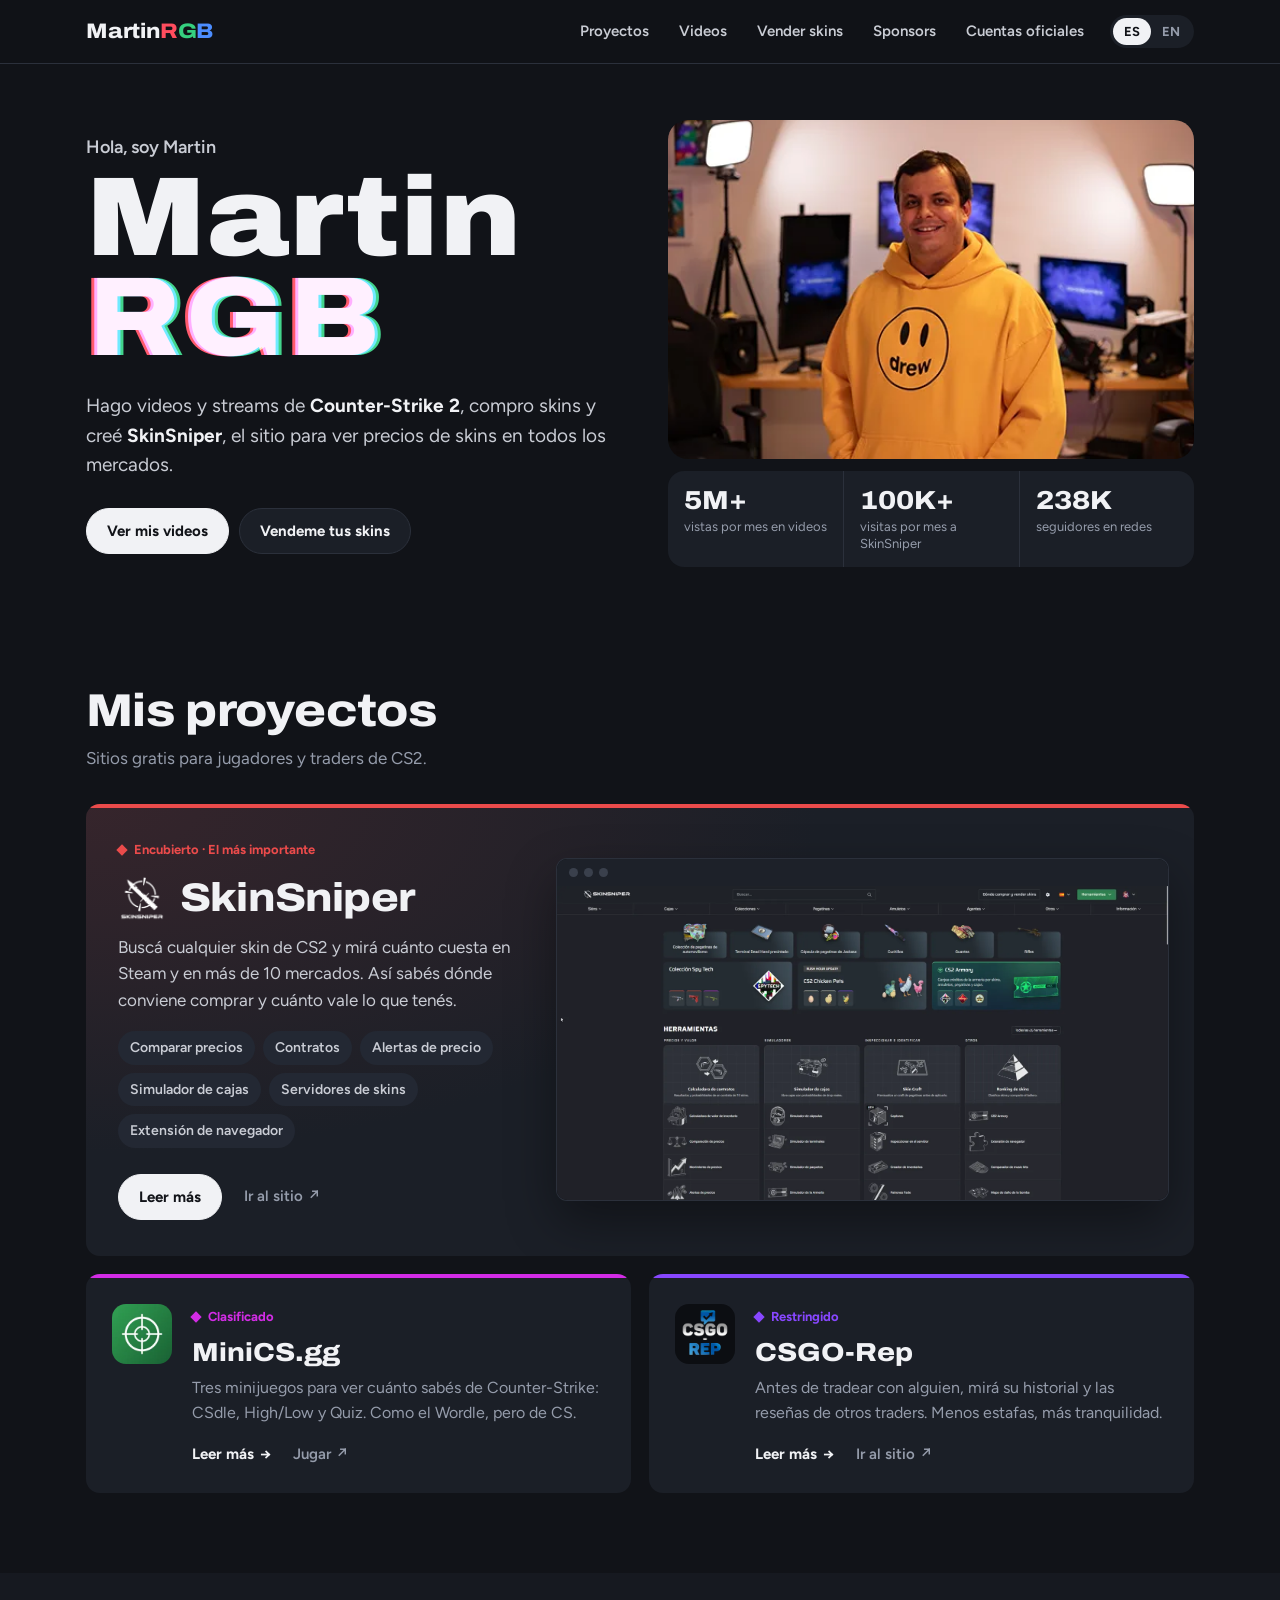
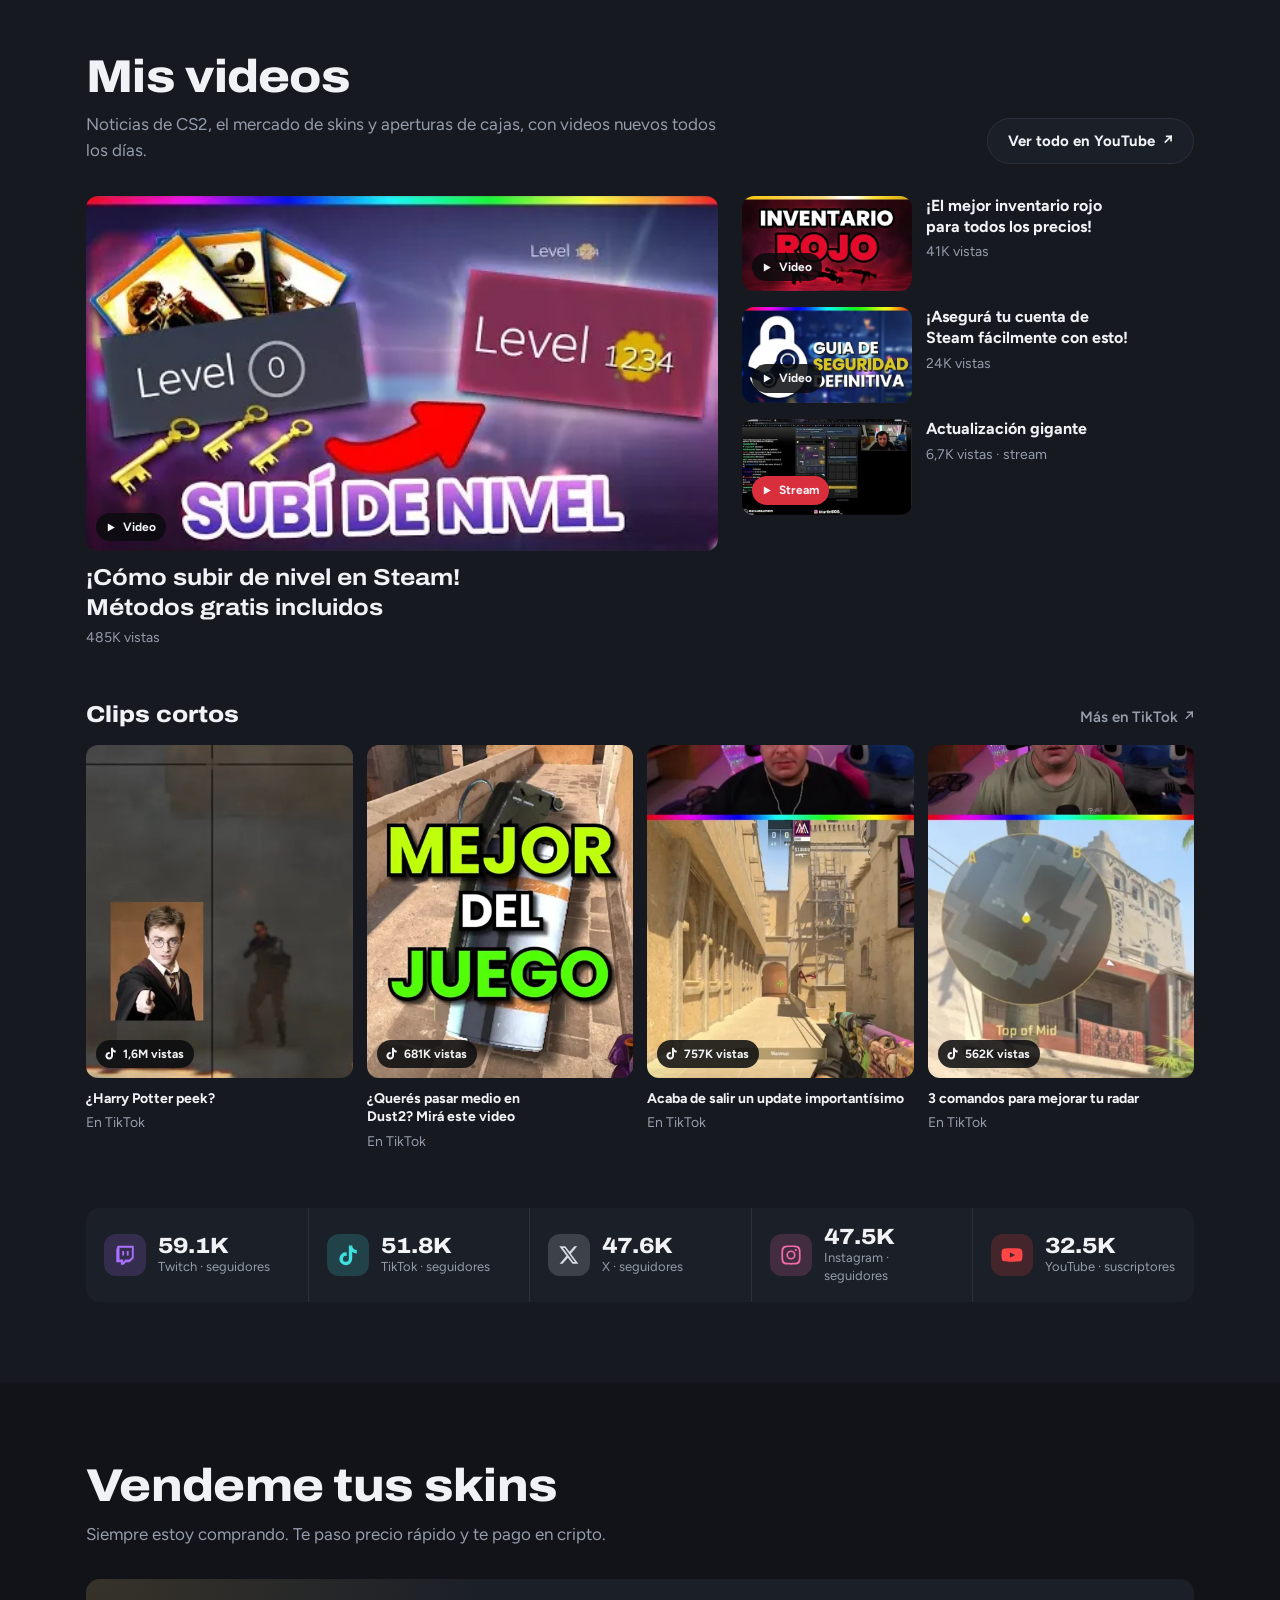
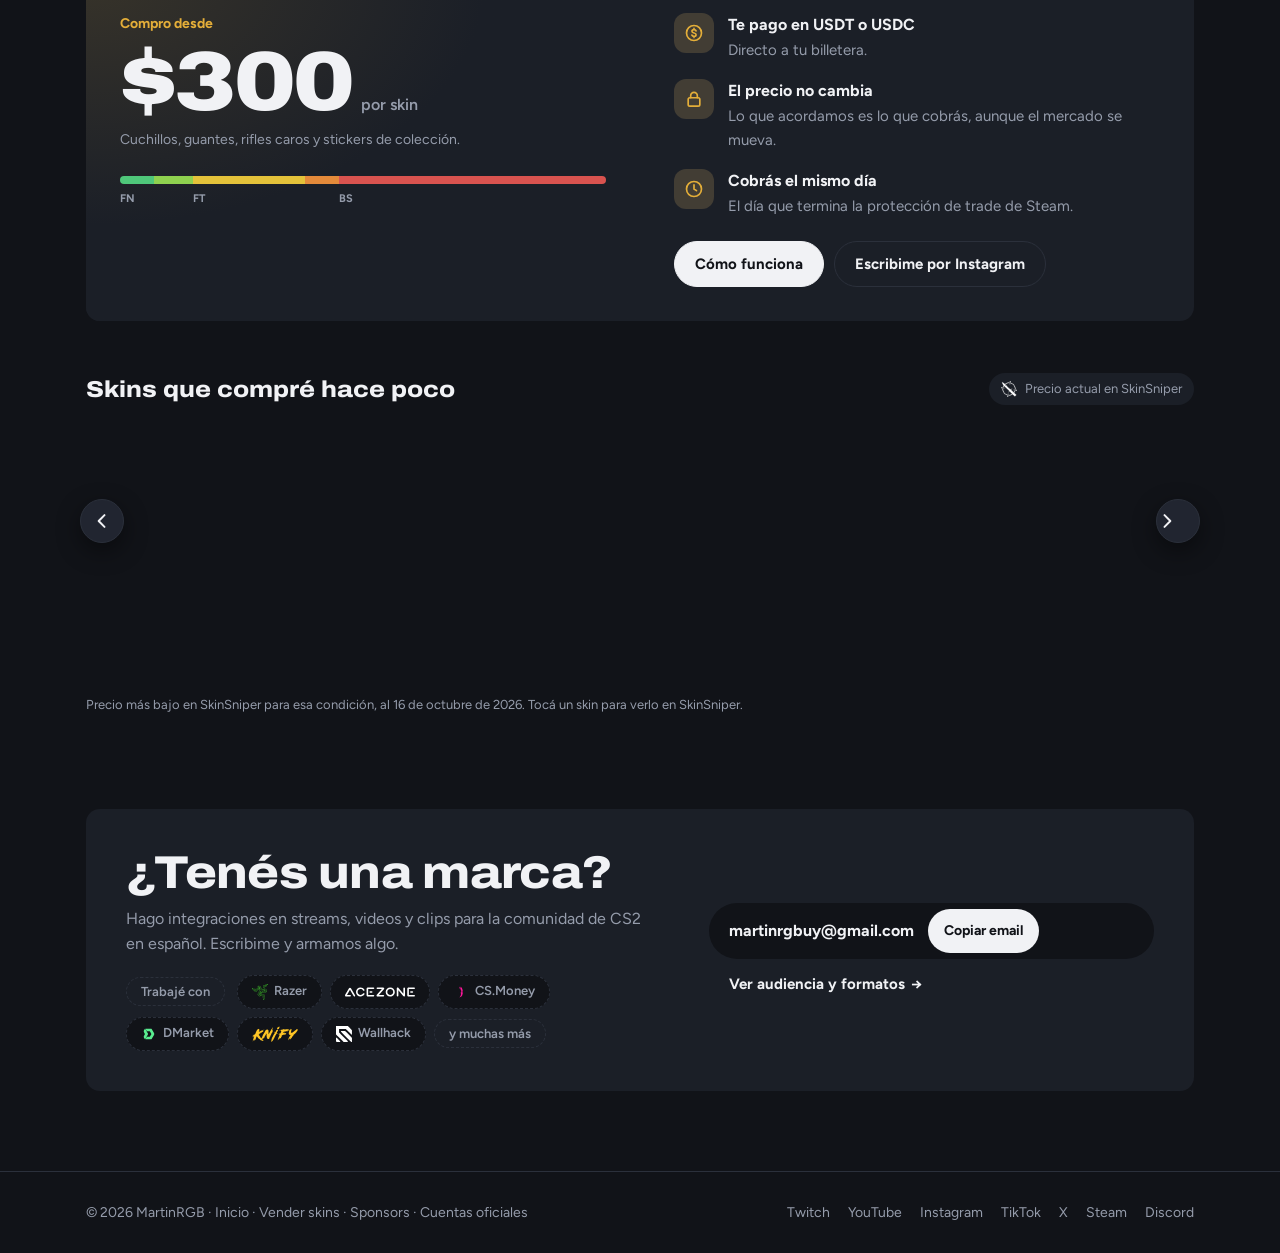
<file: index.html>
<!doctype html>
<html lang="es">
<head>
<meta charset="utf-8">
<meta name="viewport" content="width=device-width, initial-scale=1, viewport-fit=cover">
<title>MartinRGB</title>
<meta name="title-en" content="MartinRGB">
<link rel="icon" href="favicon.ico" sizes="any">
<link rel="icon" href="favicon-32.png" type="image/png" sizes="32x32">
<link rel="apple-touch-icon" href="apple-touch-icon.png">
<link rel="preconnect" href="https://fonts.googleapis.com">
<link rel="preconnect" href="https://fonts.gstatic.com" crossorigin>
<link rel="stylesheet" href="https://fonts.googleapis.com/css2?family=Archivo:wdth,wght@100..125,600..900&family=Figtree:wght@400;500;600;700&display=swap">
<link rel="stylesheet" href="assets/site.css">
<meta name="description" content="MartinRGB: creador de contenido de CS2, fundador de SkinSniper y comprador de skins.">
<meta property="og:title" content="MartinRGB">
<meta property="og:description" content="MartinRGB: creador de contenido de CS2, fundador de SkinSniper y comprador de skins.">
<meta property="og:image" content="https://martinrgb.com/img/og.jpg">
<meta property="og:type" content="website">
<meta name="theme-color" content="#111318">
</head>
<body>
<header class="site">
  <div class="wrap bar">
    <a class="logo" href="#top" aria-label="MartinRGB"><span>Martin</span><span>R</span><span>G</span><span>B</span></a>
    <nav class="menu" id="menu" aria-label="Menu"><a href="#proyectos"><span class="es">Proyectos</span><span class="en">Projects</span></a><a href="#videos"><span class="es">Videos</span><span class="en">Videos</span></a><a href="vender-skins.html"><span class="es">Vender skins</span><span class="en">Sell skins</span></a><a href="sponsors.html">Sponsors</a><a href="cuentas-oficiales.html"><span class="es">Cuentas oficiales</span><span class="en">Official accounts</span></a></nav>
    <div class="lang" role="group" aria-label="Idioma / Language"><button type="button" data-set="es" aria-pressed="true">ES</button><button type="button" data-set="en" aria-pressed="false">EN</button></div>
    <button type="button" class="burger" aria-controls="menu" aria-expanded="false" aria-label="Menu"><svg viewBox="0 0 24 24" fill="none" stroke="currentColor" stroke-width="2" stroke-linecap="round"><path d="M4 7h16M4 12h16M4 17h16"/></svg></button>
  </div>
</header>
<main id="top">

<div class="wrap hero">
  <div>
    <p class="hello"><span class="es">Hola, soy Martin</span><span class="en">Hi, I&rsquo;m Martin</span></p>
    <h1>Martin<span class="rgb" data-t="RGB">RGB</span></h1>
    <p class="intro"><span class="es">Hago videos y streams de <strong>Counter-Strike 2</strong>, compro skins y creé <strong>SkinSniper</strong>, el sitio para ver precios de skins en todos los mercados.</span><span class="en">I make <strong>Counter-Strike 2</strong> videos and streams, buy skins, and created <strong>SkinSniper</strong>, the site to check skin prices across every marketplace.</span></p>
    <div class="cta">
      <a class="btn primary" href="#videos"><span class="es">Ver mis videos</span><span class="en">Watch my videos</span></a>
      <a class="btn" href="vender-skins.html"><span class="es">Vendeme tus skins</span><span class="en">Sell me your skins</span></a>
    </div>
  </div>
  <div class="photo">
    <img src="img/martin.webp" alt="Martin" width="489" height="339">
    <div class="photo-stats">
      <div><b data-count="monthlyViews" data-plus>5M+</b><span><span class="es">vistas por mes en videos</span><span class="en">video views a month</span></span></div>
      <div><b data-count="monthlyVisits" data-plus>100K+</b><span><span class="es">visitas por mes a SkinSniper</span><span class="en">SkinSniper visits a month</span></span></div>
      <div><b data-count="total">238K</b><span><span class="es">seguidores en redes</span><span class="en">followers on socials</span></span></div>
    </div>
  </div>
</div>

<section id="proyectos">
  <div class="wrap">
    <div class="sec-head"><div><h2><span class="es">Mis proyectos</span><span class="en">My projects</span></h2><p><span class="es">Sitios gratis para jugadores y traders de CS2.</span><span class="en">Free sites for CS2 players and traders.</span></p></div></div>
    <div class="projects">
      <article class="item featured">
        <div class="copy">
          <span class="rarity"><span class="es">Encubierto · El más importante</span><span class="en">Covert · The big one</span></span>
          <div class="head"><img src="img/skinsniper-logo.webp" alt="" width="48" height="48"><h3>SkinSniper</h3></div>
          <p><span class="es">Buscá cualquier skin de CS2 y mirá cuánto cuesta en Steam y en más de 10 mercados. Así sabés dónde conviene comprar y cuánto vale lo que tenés.</span><span class="en">Look up any CS2 skin and see what it costs on Steam and 10+ marketplaces. Know where to buy and what your items are worth.</span></p>
          <ul class="chips">
            <li><span class="es">Comparar precios</span><span class="en">Compare prices</span></li>
            <li><span class="es">Contratos</span><span class="en">Trade-ups</span></li>
            <li><span class="es">Alertas de precio</span><span class="en">Price alerts</span></li>
            <li><span class="es">Simulador de cajas</span><span class="en">Case simulator</span></li>
            <li><span class="es">Servidores de skins</span><span class="en">Skin servers</span></li>
            <li><span class="es">Extensión de navegador</span><span class="en">Browser extension</span></li>
          </ul>
          <div class="links">
            <a class="btn primary" href="skinsniper.html"><span class="es">Leer más</span><span class="en">Read more</span></a>
            <a class="go dim" href="https://skinsniper.com" target="_blank" rel="noopener"><span class="es">Ir al sitio</span><span class="en">Visit site</span> ↗</a>
          </div>
        </div>
        <div class="shot"><div class="frame"><div class="dots"><i></i><i></i><i></i></div><img src="img/skinsniper-home.webp" alt="SkinSniper" width="1600" height="823"></div></div>
      </article>
      <div class="pair">
        <article class="item small classified">
          <div class="icon"><img src="img/minics-logo.webp" alt="MiniCS"></div>
          <div>
            <span class="rarity"><span class="es">Clasificado</span><span class="en">Classified</span></span>
            <h3>MiniCS.gg</h3>
            <p><span class="es">Tres minijuegos para ver cuánto sabés de Counter-Strike: CSdle, High/Low y Quiz. Como el Wordle, pero de CS.</span><span class="en">Three minigames to test how well you know Counter-Strike: CSdle, High/Low and Quiz. Like Wordle, but for CS.</span></p>
            <div class="links"><a class="go" href="minics.html"><span class="es">Leer más</span><span class="en">Read more</span> →</a><a class="go dim" href="https://minics.gg" target="_blank" rel="noopener"><span class="es">Jugar</span><span class="en">Play</span> ↗</a></div>
          </div>
        </article>
        <article class="item small restricted">
          <div class="icon dark"><img src="img/csgorep-logo.webp" alt="CSGO-Rep"></div>
          <div>
            <span class="rarity"><span class="es">Restringido</span><span class="en">Restricted</span></span>
            <h3>CSGO-Rep</h3>
            <p><span class="es">Antes de tradear con alguien, mirá su historial y las reseñas de otros traders. Menos estafas, más tranquilidad.</span><span class="en">Before trading with someone, check their history and reviews from other traders. Fewer scams, more peace of mind.</span></p>
            <div class="links"><a class="go" href="csgo-rep.html"><span class="es">Leer más</span><span class="en">Read more</span> →</a><a class="go dim" href="https://csgo-rep.com" target="_blank" rel="noopener"><span class="es">Ir al sitio</span><span class="en">Visit site</span> ↗</a></div>
          </div>
        </article>
      </div>
    </div>
  </div>
</section>

<section id="videos" class="band">
  <div class="wrap">
    <div class="sec-head">
      <div><h2><span class="es">Mis videos</span><span class="en">My videos</span></h2><p><span class="es">Noticias de CS2, el mercado de skins y aperturas de cajas, con videos nuevos todos los días.</span><span class="en">CS2 news, the skin market and case openings, with new videos every day.</span></p></div>
      <a class="btn" href="https://youtube.com/@MartinRGB" target="_blank" rel="noopener"><span class="es">Ver todo en YouTube</span><span class="en">See all on YouTube</span> ↗</a>
    </div>
    <div class="videos">
      <a class="video big" href="https://www.youtube.com/watch?v=3_t7EkHR9UE" target="_blank" rel="noopener">
  <div class="thumb"><img src="img/videos/3_t7EkHR9UE.webp" alt="" loading="lazy"><span class="play"><svg viewBox="0 0 24 24" aria-hidden="true"><path d="M7 4.5v15l13-7.5z"/></svg><span class="es">Video</span><span class="en">Video</span></span></div>
  <div><h3><span class="es">¡Cómo subir de nivel en Steam! Métodos gratis incluidos</span><span class="en">How to level up on Steam! Free methods included</span></h3><div class="meta"><span class="es">485K vistas</span><span class="en">485K views</span></div></div>
</a>
      <div class="vlist">
        <a class="video" href="https://www.youtube.com/watch?v=ogH5IRtcX2U" target="_blank" rel="noopener">
  <div class="thumb"><img src="img/videos/ogH5IRtcX2U.webp" alt="" loading="lazy"><span class="play"><svg viewBox="0 0 24 24" aria-hidden="true"><path d="M7 4.5v15l13-7.5z"/></svg><span class="es">Video</span><span class="en">Video</span></span></div>
  <div><h3><span class="es">¡El mejor inventario rojo para todos los precios!</span><span class="en">The best red inventory for every budget!</span></h3><div class="meta"><span class="es">41K vistas</span><span class="en">41K views</span></div></div>
</a>
        <a class="video" href="https://www.youtube.com/watch?v=T8ytL6RUuYA" target="_blank" rel="noopener">
  <div class="thumb"><img src="img/videos/T8ytL6RUuYA.webp" alt="" loading="lazy"><span class="play"><svg viewBox="0 0 24 24" aria-hidden="true"><path d="M7 4.5v15l13-7.5z"/></svg><span class="es">Video</span><span class="en">Video</span></span></div>
  <div><h3><span class="es">¡Asegurá tu cuenta de Steam fácilmente con esto!</span><span class="en">Secure your Steam account easily with this!</span></h3><div class="meta"><span class="es">24K vistas</span><span class="en">24K views</span></div></div>
</a>
        <a class="video" href="https://www.youtube.com/watch?v=Z_g3XoLuF-o" target="_blank" rel="noopener">
  <div class="thumb"><img src="img/videos/Z_g3XoLuF-o.webp" alt="" loading="lazy"><span class="play live"><svg viewBox="0 0 24 24" aria-hidden="true"><path d="M7 4.5v15l13-7.5z"/></svg><span class="es">Stream</span><span class="en">Stream</span></span></div>
  <div><h3><span class="es">Actualización gigante</span><span class="en">Giant update</span></h3><div class="meta"><span class="es">6,7K vistas · stream</span><span class="en">6.7K views · stream</span></div></div>
</a>
      </div>
    </div>
    <div class="subhead"><h3><span class="es">Clips cortos</span><span class="en">Short clips</span></h3><a class="go dim" href="https://tiktok.com/@martinrgb" target="_blank" rel="noopener"><span class="es">Más en TikTok</span><span class="en">More on TikTok</span> ↗</a></div>
    <div class="shorts">
      <a class="video short" href="https://www.tiktok.com/@martinrgb/video/7583788161352961336" target="_blank" rel="noopener">
  <div class="thumb"><img src="img/tiktok/7583788161352961336.webp" alt="" loading="lazy"><span class="play"><svg viewBox="0 0 24 24" aria-hidden="true"><path d="M16.6 1.5h-3.7v14.6a3.2 3.2 0 1 1-2.3-3.1V9.2a7 7 0 1 0 6 6.9V8.7a8.5 8.5 0 0 0 5 1.6V6.6a5 5 0 0 1-5-5.1Z"/></svg><span class="es">1,6M vistas</span><span class="en">1.6M views</span></span></div>
  <div><h3><span class="es">¿Harry Potter peek?</span><span class="en">Harry Potter peek?</span></h3><div class="meta"><span class="es">En TikTok</span><span class="en">On TikTok</span></div></div>
</a>
      <a class="video short" href="https://www.tiktok.com/@martinrgb/video/7368599898238782726" target="_blank" rel="noopener">
  <div class="thumb"><img src="img/tiktok/7368599898238782726.webp" alt="" loading="lazy"><span class="play"><svg viewBox="0 0 24 24" aria-hidden="true"><path d="M16.6 1.5h-3.7v14.6a3.2 3.2 0 1 1-2.3-3.1V9.2a7 7 0 1 0 6 6.9V8.7a8.5 8.5 0 0 0 5 1.6V6.6a5 5 0 0 1-5-5.1Z"/></svg><span class="es">681K vistas</span><span class="en">681K views</span></span></div>
  <div><h3><span class="es">¿Querés pasar medio en Dust2? Mirá este video</span><span class="en">Want to cross mid on Dust2? Watch this</span></h3><div class="meta"><span class="es">En TikTok</span><span class="en">On TikTok</span></div></div>
</a>
      <a class="video short" href="https://www.tiktok.com/@martinrgb/video/7618745152961580296" target="_blank" rel="noopener">
  <div class="thumb"><img src="img/tiktok/7618745152961580296.webp" alt="" loading="lazy"><span class="play"><svg viewBox="0 0 24 24" aria-hidden="true"><path d="M16.6 1.5h-3.7v14.6a3.2 3.2 0 1 1-2.3-3.1V9.2a7 7 0 1 0 6 6.9V8.7a8.5 8.5 0 0 0 5 1.6V6.6a5 5 0 0 1-5-5.1Z"/></svg><span class="es">757K vistas</span><span class="en">757K views</span></span></div>
  <div><h3><span class="es">Acaba de salir un update importantísimo</span><span class="en">A huge update just dropped</span></h3><div class="meta"><span class="es">En TikTok</span><span class="en">On TikTok</span></div></div>
</a>
      <a class="video short" href="https://www.tiktok.com/@martinrgb/video/7621624946015440146" target="_blank" rel="noopener">
  <div class="thumb"><img src="img/tiktok/7621624946015440146.webp" alt="" loading="lazy"><span class="play"><svg viewBox="0 0 24 24" aria-hidden="true"><path d="M16.6 1.5h-3.7v14.6a3.2 3.2 0 1 1-2.3-3.1V9.2a7 7 0 1 0 6 6.9V8.7a8.5 8.5 0 0 0 5 1.6V6.6a5 5 0 0 1-5-5.1Z"/></svg><span class="es">562K vistas</span><span class="en">562K views</span></span></div>
  <div><h3><span class="es">3 comandos para mejorar tu radar</span><span class="en">3 commands to improve your radar</span></h3><div class="meta"><span class="es">En TikTok</span><span class="en">On TikTok</span></div></div>
</a>
    </div>
    <div class="socials">
      <a class="social twitch" href="https://twitch.tv/martinrgb" target="_blank" rel="noopener"><span class="badge"><svg viewBox="0 0 24 24" aria-hidden="true"><path d="M4 2 2.5 6v14h5v2.5h3L13 20h4l4.5-4.5V2H4Zm15.5 12.5L17 17h-4.5L10 19.5V17H6V4h13.5v10.5ZM16 7.5h-2v5h2v-5Zm-5 0H9v5h2v-5Z"/></svg></span><div><b data-count="twitch">59.1K</b><span>Twitch · <span class="es">seguidores</span><span class="en">followers</span></span></div></a>
      <a class="social tt" href="https://tiktok.com/@martinrgb" target="_blank" rel="noopener"><span class="badge"><svg viewBox="0 0 24 24" aria-hidden="true"><path d="M16.6 1.5h-3.7v14.6a3.2 3.2 0 1 1-2.3-3.1V9.2a7 7 0 1 0 6 6.9V8.7a8.5 8.5 0 0 0 5 1.6V6.6a5 5 0 0 1-5-5.1Z"/></svg></span><div><b data-count="tiktok">51.8K</b><span>TikTok · <span class="es">seguidores</span><span class="en">followers</span></span></div></a>
      <a class="social x" href="https://x.com/Martin_RGB" target="_blank" rel="noopener"><span class="badge"><svg viewBox="0 0 24 24" aria-hidden="true"><path d="M17.8 2.5h3.2l-7 8 8.2 11h-6.4l-5-6.6-5.8 6.6H1.8l7.5-8.6L1.4 2.5H8l4.6 6 5.2-6Zm-1.1 17h1.8L7.3 4.3H5.4l11.3 15.2Z"/></svg></span><div><b data-count="x">47.6K</b><span>X · <span class="es">seguidores</span><span class="en">followers</span></span></div></a>
      <a class="social ig" href="https://instagram.com/martinrgb_" target="_blank" rel="noopener"><span class="badge"><svg viewBox="0 0 24 24" aria-hidden="true"><path d="M12 7a5 5 0 1 0 0 10 5 5 0 0 0 0-10Zm0 8.2a3.2 3.2 0 1 1 0-6.4 3.2 3.2 0 0 1 0 6.4ZM17.3 5.4a1.2 1.2 0 1 0 0 2.4 1.2 1.2 0 0 0 0-2.4ZM12 1.5c-2.9 0-3.2 0-4.3.1C3.4 1.8 1.8 3.4 1.6 7.7 1.5 8.8 1.5 9.1 1.5 12s0 3.2.1 4.3c.2 4.3 1.8 5.9 6.1 6.1 1.1.1 1.4.1 4.3.1s3.2 0 4.3-.1c4.3-.2 5.9-1.8 6.1-6.1.1-1.1.1-1.4.1-4.3s0-3.2-.1-4.3c-.2-4.3-1.8-5.9-6.1-6.1-1.1-.1-1.4-.1-4.3-.1Zm0 1.9c2.8 0 3.1 0 4.2.1 2.9.1 4.2 1.5 4.3 4.3.1 1.1.1 1.4.1 4.2s0 3.1-.1 4.2c-.1 2.8-1.4 4.2-4.3 4.3-1.1.1-1.4.1-4.2.1s-3.1 0-4.2-.1c-2.9-.1-4.2-1.5-4.3-4.3-.1-1.1-.1-1.4-.1-4.2s0-3.1.1-4.2C3.6 4.9 5 3.6 7.8 3.5c1.1-.1 1.4-.1 4.2-.1Z"/></svg></span><div><b data-count="instagram">47.5K</b><span>Instagram · <span class="es">seguidores</span><span class="en">followers</span></span></div></a>
      <a class="social yt" href="https://youtube.com/@MartinRGB" target="_blank" rel="noopener"><span class="badge"><svg viewBox="0 0 24 24" aria-hidden="true"><path d="M23 7.2a3 3 0 0 0-2.1-2.1C19 4.6 12 4.6 12 4.6s-7 0-8.9.5A3 3 0 0 0 1 7.2 31 31 0 0 0 .5 12a31 31 0 0 0 .5 4.8 3 3 0 0 0 2.1 2.1c1.9.5 8.9.5 8.9.5s7 0 8.9-.5a3 3 0 0 0 2.1-2.1 31 31 0 0 0 .5-4.8 31 31 0 0 0-.5-4.8ZM9.7 15.1V8.9l5.8 3.1-5.8 3.1Z"/></svg></span><div><b data-count="youtube">32.5K</b><span>YouTube · <span class="es">suscriptores</span><span class="en">subscribers</span></span></div></a>
    </div>
  </div>
</section>

<section id="skins">
  <div class="wrap">
    <div class="sec-head">
      <div><h2><span class="es">Vendeme tus skins</span><span class="en">Sell me your skins</span></h2><p><span class="es">Siempre estoy comprando. Te paso precio rápido y te pago en cripto.</span><span class="en">I&rsquo;m always buying. Quick quote, paid in crypto.</span></p></div>
    </div>
    <div class="trade">
      <div class="left">
        <div class="offer-label"><span class="es">Compro desde</span><span class="en">I buy from</span></div>
        <div class="min">$300<small><span class="es">por skin</span><span class="en">per skin</span></small></div>
        <p class="note"><span class="es">Cuchillos, guantes, rifles caros y stickers de colección.</span><span class="en">Knives, gloves, high-end rifles and rare stickers.</span></p>
        <div class="wear" aria-hidden="true">
          <div class="scale"><i></i><i></i><i></i><i></i><i></i></div>
          <div class="labels"><span>FN</span><span></span><span>FT</span><span></span><span>BS</span></div>
        </div>
      </div>
      <div class="right">
        <ul class="terms">
          <li><span class="ic"><svg viewBox="0 0 24 24"><circle cx="12" cy="12" r="9"/><path d="M14.5 9.5c-.4-1-1.4-1.5-2.5-1.5-1.5 0-2.5.8-2.5 2s1 1.7 2.5 2 2.5.8 2.5 2-1 2-2.5 2c-1.1 0-2.1-.5-2.5-1.5M12 6.5V8m0 8v1.5"/></svg></span><div><b><span class="es">Te pago en USDT o USDC</span><span class="en">Paid in USDT or USDC</span></b><span><span class="es">Directo a tu billetera.</span><span class="en">Straight to your wallet.</span></span></div></li>
          <li><span class="ic"><svg viewBox="0 0 24 24"><rect x="5" y="10.5" width="14" height="10" rx="2"/><path d="M8 10.5V8a4 4 0 0 1 8 0v2.5"/></svg></span><div><b><span class="es">El precio no cambia</span><span class="en">The price is locked</span></b><span><span class="es">Lo que acordamos es lo que cobrás, aunque el mercado se mueva.</span><span class="en">What we agree is what you get, even if the market moves.</span></span></div></li>
          <li><span class="ic"><svg viewBox="0 0 24 24"><circle cx="12" cy="12" r="9"/><path d="M12 7v5l3 2"/></svg></span><div><b><span class="es">Cobrás el mismo día</span><span class="en">Paid the same day</span></b><span><span class="es">El día que termina la protección de trade de Steam.</span><span class="en">The day Steam&rsquo;s trade protection ends.</span></span></div></li>
        </ul>
        <div class="cta">
          <a class="btn primary" href="vender-skins.html"><span class="es">Cómo funciona</span><span class="en">How it works</span></a>
          <a class="btn" href="https://instagram.com/martinrgb_" target="_blank" rel="noopener"><span class="es">Escribime por Instagram</span><span class="en">DM me on Instagram</span></a>
        </div>
      </div>
    </div>

    <div class="subhead"><h3><span class="es">Skins que compré hace poco</span><span class="en">Skins I bought recently</span></h3><span class="example-note"><img src="img/ss-mark.webp" alt="" class="ss-mini"><span class="es">Precio actual en SkinSniper</span><span class="en">Current SkinSniper price</span></span></div>
    <div class="car-wrap">
    <button type="button" class="car-btn prev" aria-label="Anteriores"><svg viewBox="0 0 24 24"><path d="M15 5l-7 7 7 7"/></svg></button>
    <button type="button" class="car-btn next" aria-label="Siguientes"><svg viewBox="0 0 24 24"><path d="M9 5l7 7-7 7"/></svg></button>
    <div class="carousel" aria-label="Skins"><div class="track"><a class="skin gold" href="https://skinsniper.com/skins/m9-bayonet-gamma-doppler?phase=Phase%202" target="_blank" rel="noopener"><div class="pic"><img src="img/bought/00-m9-bayonet-gamma-doppler-phase2.webp" alt="" loading="lazy"></div><div class="info"><b>★ M9 Bayonet | Gamma Doppler</b><small>FN · Phase 2</small><div class="price"><img src="img/ss-mark.webp" alt="SkinSniper" class="ss-mini"><span class="es">$1.370</span><span class="en">$1,370</span></div></div></a><a class="skin covert" href="https://skinsniper.com/skins/awp-gungnir" target="_blank" rel="noopener"><div class="pic"><img src="img/bought/01-awp-gungnir.webp" alt="" loading="lazy"></div><div class="info"><b>AWP | Gungnir</b><small>FN</small><div class="price"><img src="img/ss-mark.webp" alt="SkinSniper" class="ss-mini"><span class="es">$10.900</span><span class="en">$10,900</span></div></div></a><a class="skin gold" href="https://skinsniper.com/skins/butterfly-knife-fade" target="_blank" rel="noopener"><div class="pic"><img src="img/bought/02-butterfly-knife-fade.webp" alt="" loading="lazy"></div><div class="info"><b>★ StatTrak™ Butterfly Knife | Fade</b><small>FN</small><div class="price"><img src="img/ss-mark.webp" alt="SkinSniper" class="ss-mini"><span class="es">$1.896</span><span class="en">$1,896</span></div></div></a><a class="skin gold" href="https://skinsniper.com/skins/sport-gloves-hedge-maze" target="_blank" rel="noopener"><div class="pic"><img src="img/bought/03-sport-gloves-hedge-maze.webp" alt="" loading="lazy"></div><div class="info"><b>★ Sport Gloves | Hedge Maze</b><small>MW</small><div class="price"><img src="img/ss-mark.webp" alt="SkinSniper" class="ss-mini"><span class="es">$6.201</span><span class="en">$6,201</span></div></div></a><a class="skin gold" href="https://skinsniper.com/skins/m9-bayonet-autotronic" target="_blank" rel="noopener"><div class="pic"><img src="img/bought/04-m9-bayonet-autotronic.webp" alt="" loading="lazy"></div><div class="info"><b>★ M9 Bayonet | Autotronic</b><small>FT</small><div class="price"><img src="img/ss-mark.webp" alt="SkinSniper" class="ss-mini"><span class="es">$549</span><span class="en">$549</span></div></div></a><a class="skin gold" href="https://skinsniper.com/skins/butterfly-knife-gamma-doppler?phase=Emerald" target="_blank" rel="noopener"><div class="pic"><img src="img/bought/05-butterfly-knife-gamma-doppler-emerald.webp" alt="" loading="lazy"></div><div class="info"><b>★ Butterfly Knife | Gamma Doppler</b><small>FN · Emerald</small><div class="price"><img src="img/ss-mark.webp" alt="SkinSniper" class="ss-mini"><span class="es">$6.648</span><span class="en">$6,648</span></div></div></a><a class="skin gold" href="https://skinsniper.com/skins/sport-gloves-slingshot" target="_blank" rel="noopener"><div class="pic"><img src="img/bought/06-sport-gloves-slingshot.webp" alt="" loading="lazy"></div><div class="info"><b>★ Sport Gloves | Slingshot</b><small>FT</small><div class="price"><img src="img/ss-mark.webp" alt="SkinSniper" class="ss-mini"><span class="es">$277</span><span class="en">$277</span></div></div></a><a class="skin gold" href="https://skinsniper.com/skins/sport-gloves-occult" target="_blank" rel="noopener"><div class="pic"><img src="img/bought/07-sport-gloves-occult.webp" alt="" loading="lazy"></div><div class="info"><b>★ Sport Gloves | Occult</b><small>FN</small><div class="price"><img src="img/ss-mark.webp" alt="SkinSniper" class="ss-mini"><span class="es">$1.699</span><span class="en">$1,699</span></div></div></a><a class="skin gold" href="https://skinsniper.com/skins/skeleton-knife" target="_blank" rel="noopener"><div class="pic"><img src="img/bought/08-skeleton-knife.webp" alt="" loading="lazy"></div><div class="info"><b>★ Skeleton Knife</b><small>Vanilla</small><div class="price"><img src="img/ss-mark.webp" alt="SkinSniper" class="ss-mini"><span class="es">$189</span><span class="en">$189</span></div></div></a><a class="skin gold" href="https://skinsniper.com/skins/sport-gloves-vice" target="_blank" rel="noopener"><div class="pic"><img src="img/bought/09-sport-gloves-vice.webp" alt="" loading="lazy"></div><div class="info"><b>★ Sport Gloves | Vice</b><small>FT</small><div class="price"><img src="img/ss-mark.webp" alt="SkinSniper" class="ss-mini"><span class="es">$340</span><span class="en">$340</span></div></div></a><a class="skin gold" href="https://skinsniper.com/skins/butterfly-knife-fade" target="_blank" rel="noopener"><div class="pic"><img src="img/bought/10-butterfly-knife-fade.webp" alt="" loading="lazy"></div><div class="info"><b>★ Butterfly Knife | Fade</b><small>FN</small><div class="price"><img src="img/ss-mark.webp" alt="SkinSniper" class="ss-mini"><span class="es">$1.895</span><span class="en">$1,895</span></div></div></a><a class="skin covert" href="https://skinsniper.com/skins/ak-47-wild-lotus" target="_blank" rel="noopener"><div class="pic"><img src="img/bought/11-ak-47-wild-lotus.webp" alt="" loading="lazy"></div><div class="info"><b>AK-47 | Wild Lotus</b><small>WW</small><div class="price"><img src="img/ss-mark.webp" alt="SkinSniper" class="ss-mini"><span class="es">$4.490</span><span class="en">$4,490</span></div></div></a><a class="skin restricted" href="https://skinsniper.com/skins/desert-eagle-blaze" target="_blank" rel="noopener"><div class="pic"><img src="img/bought/12-desert-eagle-blaze.webp" alt="" loading="lazy"></div><div class="info"><b>Desert Eagle | Blaze</b><small>FN</small><div class="price"><img src="img/ss-mark.webp" alt="SkinSniper" class="ss-mini"><span class="es">$535</span><span class="en">$535</span></div></div></a><a class="skin gold" href="https://skinsniper.com/skins/hand-wraps-slaughter" target="_blank" rel="noopener"><div class="pic"><img src="img/bought/13-hand-wraps-slaughter.webp" alt="" loading="lazy"></div><div class="info"><b>★ Hand Wraps | Slaughter</b><small>FT</small><div class="price"><img src="img/ss-mark.webp" alt="SkinSniper" class="ss-mini"><span class="es">$418</span><span class="en">$418</span></div></div></a><a class="skin gold" href="https://skinsniper.com/skins/m9-bayonet-doppler?phase=Phase%203" target="_blank" rel="noopener"><div class="pic"><img src="img/bought/14-m9-bayonet-doppler-phase3.webp" alt="" loading="lazy"></div><div class="info"><b>★ M9 Bayonet | Doppler</b><small>FN · Phase 3</small><div class="price"><img src="img/ss-mark.webp" alt="SkinSniper" class="ss-mini"><span class="es">$784</span><span class="en">$784</span></div></div></a><a class="skin gold" href="https://skinsniper.com/skins/skeleton-knife-doppler?phase=Ruby" target="_blank" rel="noopener"><div class="pic"><img src="img/bought/15-skeleton-knife-doppler-ruby.webp" alt="" loading="lazy"></div><div class="info"><b>★ Skeleton Knife | Doppler</b><small>FN · Ruby</small><div class="price"><img src="img/ss-mark.webp" alt="SkinSniper" class="ss-mini"><span class="es">$1.966</span><span class="en">$1,966</span></div></div></a><a class="skin gold" href="https://skinsniper.com/skins/sport-gloves-superconductor" target="_blank" rel="noopener"><div class="pic"><img src="img/bought/16-sport-gloves-superconductor.webp" alt="" loading="lazy"></div><div class="info"><b>★ Sport Gloves | Superconductor</b><small>WW</small><div class="price"><img src="img/ss-mark.webp" alt="SkinSniper" class="ss-mini"><span class="es">$1.100</span><span class="en">$1,100</span></div></div></a><a class="skin gold" href="https://skinsniper.com/skins/m9-bayonet-tiger-tooth" target="_blank" rel="noopener"><div class="pic"><img src="img/bought/17-m9-bayonet-tiger-tooth.webp" alt="" loading="lazy"></div><div class="info"><b>★ M9 Bayonet | Tiger Tooth</b><small>FN</small><div class="price"><img src="img/ss-mark.webp" alt="SkinSniper" class="ss-mini"><span class="es">$541</span><span class="en">$541</span></div></div></a><a class="skin gold" href="https://skinsniper.com/skins/butterfly-knife-blue-steel" target="_blank" rel="noopener"><div class="pic"><img src="img/bought/18-butterfly-knife-blue-steel.webp" alt="" loading="lazy"></div><div class="info"><b>★ Butterfly Knife | Blue Steel</b><small>WW</small><div class="price"><img src="img/ss-mark.webp" alt="SkinSniper" class="ss-mini"><span class="es">$632</span><span class="en">$632</span></div></div></a><a class="skin gold" href="https://skinsniper.com/skins/sport-gloves-nocts" target="_blank" rel="noopener"><div class="pic"><img src="img/bought/19-sport-gloves-nocts.webp" alt="" loading="lazy"></div><div class="info"><b>★ Sport Gloves | Nocts</b><small>WW</small><div class="price"><img src="img/ss-mark.webp" alt="SkinSniper" class="ss-mini"><span class="es">$467</span><span class="en">$467</span></div></div></a><a class="skin gold" href="https://skinsniper.com/skins/skeleton-knife-doppler?phase=Black%20Pearl" target="_blank" rel="noopener"><div class="pic"><img src="img/bought/20-skeleton-knife-doppler-blackpearl.webp" alt="" loading="lazy"></div><div class="info"><b>★ Skeleton Knife | Doppler</b><small>FN · Black Pearl</small><div class="price"><img src="img/ss-mark.webp" alt="SkinSniper" class="ss-mini"><span class="es">$2.099</span><span class="en">$2,099</span></div></div></a><a class="skin gold" href="https://skinsniper.com/skins/karambit-freehand" target="_blank" rel="noopener"><div class="pic"><img src="img/bought/21-karambit-freehand.webp" alt="" loading="lazy"></div><div class="info"><b>★ StatTrak™ Karambit | Freehand</b><small>FN</small><div class="price"><img src="img/ss-mark.webp" alt="SkinSniper" class="ss-mini"><span class="es">$579</span><span class="en">$579</span></div></div></a><a class="skin gold" href="https://skinsniper.com/skins/stiletto-knife-fade" target="_blank" rel="noopener"><div class="pic"><img src="img/bought/22-stiletto-knife-fade.webp" alt="" loading="lazy"></div><div class="info"><b>★ Stiletto Knife | Fade</b><small>FN</small><div class="price"><img src="img/ss-mark.webp" alt="SkinSniper" class="ss-mini"><span class="es">$346</span><span class="en">$346</span></div></div></a><a class="skin gold" href="https://skinsniper.com/skins/butterfly-knife-gamma-doppler?phase=Phase%203" target="_blank" rel="noopener"><div class="pic"><img src="img/bought/23-butterfly-knife-gamma-doppler-phase3.webp" alt="" loading="lazy"></div><div class="info"><b>★ Butterfly Knife | Gamma Doppler</b><small>FN · Phase 3</small><div class="price"><img src="img/ss-mark.webp" alt="SkinSniper" class="ss-mini"><span class="es">$1.514</span><span class="en">$1,514</span></div></div></a><a class="skin gold" href="https://skinsniper.com/skins/driver-gloves-brocade-crane" target="_blank" rel="noopener"><div class="pic"><img src="img/bought/24-driver-gloves-brocade-crane.webp" alt="" loading="lazy"></div><div class="info"><b>★ Driver Gloves | Brocade Crane</b><small>FT</small><div class="price"><img src="img/ss-mark.webp" alt="SkinSniper" class="ss-mini"><span class="es">$149</span><span class="en">$149</span></div></div></a><a class="skin covert" href="https://skinsniper.com/skins/m4a1-s-fade" target="_blank" rel="noopener"><div class="pic"><img src="img/bought/25-m4a1-s-fade.webp" alt="" loading="lazy"></div><div class="info"><b>M4A1-S | Fade</b><small>FN</small><div class="price"><img src="img/ss-mark.webp" alt="SkinSniper" class="ss-mini"><span class="es">$149</span><span class="en">$149</span></div></div></a><a class="skin gold" href="https://skinsniper.com/skins/specialist-gloves-tiger-strike" target="_blank" rel="noopener"><div class="pic"><img src="img/bought/26-specialist-gloves-tiger-strike.webp" alt="" loading="lazy"></div><div class="info"><b>★ Specialist Gloves | Tiger Strike</b><small>FT</small><div class="price"><img src="img/ss-mark.webp" alt="SkinSniper" class="ss-mini"><span class="es">$128</span><span class="en">$128</span></div></div></a><a class="skin gold" href="https://skinsniper.com/skins/navaja-knife-doppler?phase=Ruby" target="_blank" rel="noopener"><div class="pic"><img src="img/bought/27-navaja-knife-doppler-ruby.webp" alt="" loading="lazy"></div><div class="info"><b>★ Navaja Knife | Doppler</b><small>FN · Ruby</small><div class="price"><img src="img/ss-mark.webp" alt="SkinSniper" class="ss-mini"><span class="es">$235</span><span class="en">$235</span></div></div></a><a class="skin gold" href="https://skinsniper.com/skins/navaja-knife-doppler?phase=Sapphire" target="_blank" rel="noopener"><div class="pic"><img src="img/bought/28-navaja-knife-doppler-sapphire.webp" alt="" loading="lazy"></div><div class="info"><b>★ Navaja Knife | Doppler</b><small>FN · Sapphire</small><div class="price"><img src="img/ss-mark.webp" alt="SkinSniper" class="ss-mini"><span class="es">$174</span><span class="en">$174</span></div></div></a><a class="skin gold" href="https://skinsniper.com/skins/skeleton-knife-marble-fade" target="_blank" rel="noopener"><div class="pic"><img src="img/bought/29-skeleton-knife-marble-fade.webp" alt="" loading="lazy"></div><div class="info"><b>★ Skeleton Knife | Marble Fade</b><small>FN</small><div class="price"><img src="img/ss-mark.webp" alt="SkinSniper" class="ss-mini"><span class="es">$309</span><span class="en">$309</span></div></div></a><a class="skin gold" href="https://skinsniper.com/skins/butterfly-knife-scorched" target="_blank" rel="noopener"><div class="pic"><img src="img/bought/30-butterfly-knife-scorched.webp" alt="" loading="lazy"></div><div class="info"><b>★ Butterfly Knife | Scorched</b><small>WW</small><div class="price"><img src="img/ss-mark.webp" alt="SkinSniper" class="ss-mini"><span class="es">$398</span><span class="en">$398</span></div></div></a><a class="skin gold" href="https://skinsniper.com/skins/specialist-gloves-fade" target="_blank" rel="noopener"><div class="pic"><img src="img/bought/31-specialist-gloves-fade.webp" alt="" loading="lazy"></div><div class="info"><b>★ Specialist Gloves | Fade</b><small>MW</small><div class="price"><img src="img/ss-mark.webp" alt="SkinSniper" class="ss-mini"><span class="es">$373</span><span class="en">$373</span></div></div></a><a class="skin gold" href="https://skinsniper.com/skins/butterfly-knife-lore" target="_blank" rel="noopener"><div class="pic"><img src="img/bought/32-butterfly-knife-lore.webp" alt="" loading="lazy"></div><div class="info"><b>★ Butterfly Knife | Lore</b><small>FT</small><div class="price"><img src="img/ss-mark.webp" alt="SkinSniper" class="ss-mini"><span class="es">$553</span><span class="en">$553</span></div></div></a><a class="skin gold" href="https://skinsniper.com/skins/stiletto-knife-slaughter" target="_blank" rel="noopener"><div class="pic"><img src="img/bought/33-stiletto-knife-slaughter.webp" alt="" loading="lazy"></div><div class="info"><b>★ Stiletto Knife | Slaughter</b><small>FN</small><div class="price"><img src="img/ss-mark.webp" alt="SkinSniper" class="ss-mini"><span class="es">$360</span><span class="en">$360</span></div></div></a></div></div>
    </div>
    <p class="asof"><span class="es">Precio más bajo en SkinSniper para esa condición, al 16 de octubre de 2026. Tocá un skin para verlo en SkinSniper.</span><span class="en">Lowest SkinSniper price for that condition, as of 16 October 2026. Tap a skin to see it on SkinSniper.</span></p>
  </div>
</section>

<section id="contacto" style="padding-top:0">
  <div class="wrap">
    <div class="contact">
      <div>
        <h2><span class="es">¿Tenés una marca?</span><span class="en">Got a brand?</span></h2>
        <p><span class="es">Hago integraciones en streams, videos y clips para la comunidad de CS2 en español. Escribime y armamos algo.</span><span class="en">I do integrations in streams, videos and clips for the Spanish-speaking CS2 community. Email me and let&rsquo;s build something.</span></p>
        <div class="mini-logos"><small><span class="es">Trabajé con</span><span class="en">Worked with</span></small><span class="brand-mini" title="Razer"><img src="img/brands/razer.svg" alt="Razer">Razer</span><span class="brand-mini" title="Acezone"><img src="img/brands/acezone.svg" alt="Acezone"></span><span class="brand-mini" title="CS.Money"><img src="img/brands/csmoney.svg" alt="CS.Money">CS.Money</span><span class="brand-mini" title="DMarket"><img src="img/brands/dmarket.svg" alt="DMarket">DMarket</span><span class="brand-mini" title="Knify"><img src="img/brands/knify.svg" alt="Knify"></span><span class="brand-mini" title="Wallhack"><img src="img/brands/wallhack.svg" alt="Wallhack">Wallhack</span><small><span class="es">y muchas más</span><span class="en">and many more</span></small></div>
      </div>
      <div style="display:grid;gap:14px">
        <div class="mail"><span class="addr" id="email">martinrgbuy@gmail.com</span><button type="button" data-copy="email"><span class="es">Copiar email</span><span class="en">Copy email</span></button></div>
        <a class="go" href="sponsors.html"><span class="es">Ver audiencia y formatos</span><span class="en">See audience and formats</span> →</a>
      </div>
    </div>
  </div>
</section>

</main>
<footer class="site">
  <div class="wrap foot">
    <span>© 2026 MartinRGB · <a href="index.html"><span class="es">Inicio</span><span class="en">Home</span></a> · <a href="vender-skins.html"><span class="es">Vender skins</span><span class="en">Sell skins</span></a> · <a href="sponsors.html">Sponsors</a> · <a href="cuentas-oficiales.html"><span class="es">Cuentas oficiales</span><span class="en">Official accounts</span></a></span>
    <nav aria-label="Social"><a href="https://twitch.tv/martinrgb" target="_blank" rel="noopener">Twitch</a><a href="https://youtube.com/@MartinRGB" target="_blank" rel="noopener">YouTube</a><a href="https://instagram.com/martinrgb_" target="_blank" rel="noopener">Instagram</a><a href="https://tiktok.com/@martinrgb" target="_blank" rel="noopener">TikTok</a><a href="https://x.com/Martin_RGB" target="_blank" rel="noopener">X</a><a href="https://steamcommunity.com/profiles/76561198803770628/" target="_blank" rel="noopener">Steam</a><a href="https://martinrgb.info/discord" target="_blank" rel="noopener">Discord</a></nav>
  </div>
</footer>
<script src="assets/site.js"></script>
</body>
</html>
</file>
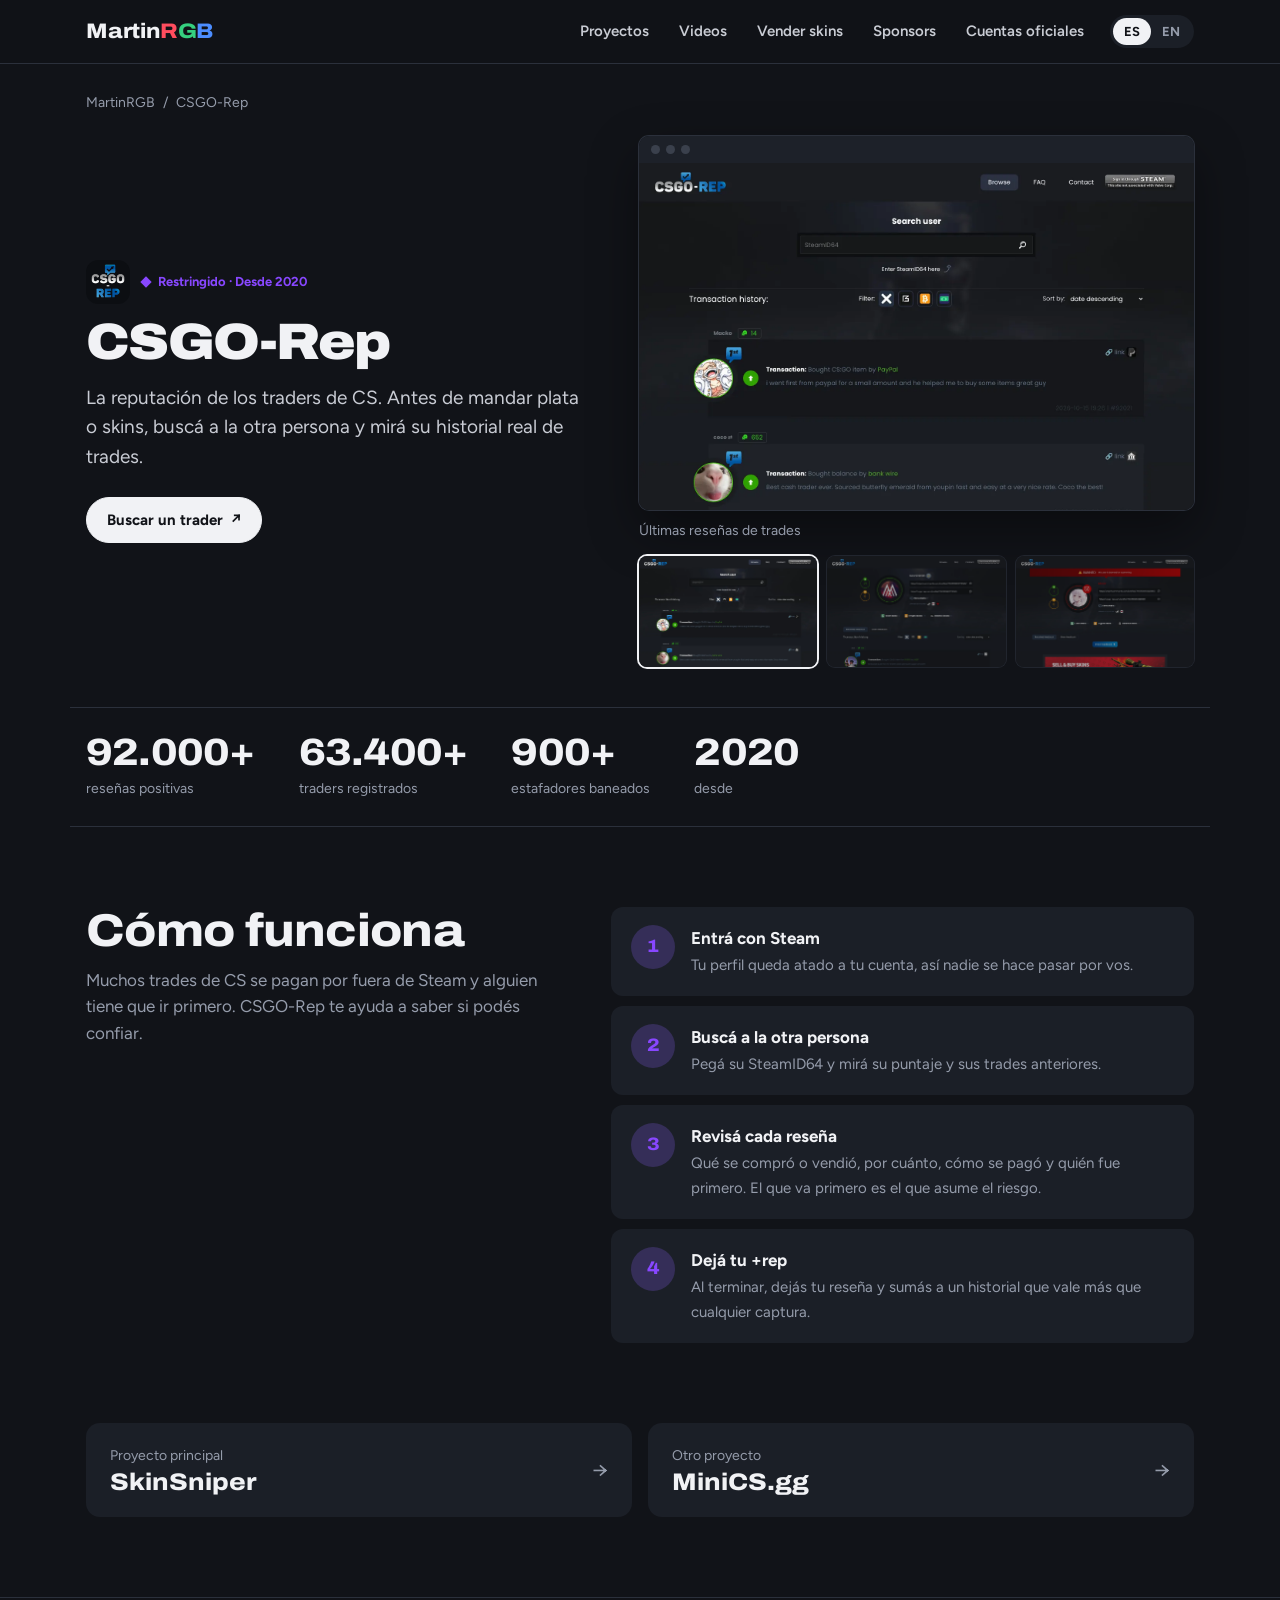
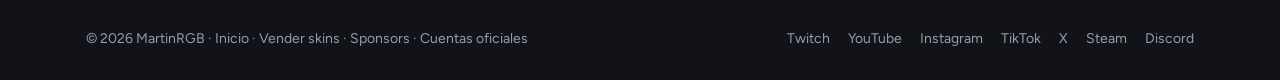
<file: csgo-rep.html>
<!doctype html>
<html lang="es">
<head>
<meta charset="utf-8">
<meta name="viewport" content="width=device-width, initial-scale=1, viewport-fit=cover">
<title>CSGO-Rep · MartinRGB</title>
<meta name="title-en" content="CSGO-Rep · MartinRGB">
<link rel="icon" href="favicon.ico" sizes="any">
<link rel="icon" href="favicon-32.png" type="image/png" sizes="32x32">
<link rel="apple-touch-icon" href="apple-touch-icon.png">
<link rel="preconnect" href="https://fonts.googleapis.com">
<link rel="preconnect" href="https://fonts.gstatic.com" crossorigin>
<link rel="stylesheet" href="https://fonts.googleapis.com/css2?family=Archivo:wdth,wght@100..125,600..900&family=Figtree:wght@400;500;600;700&display=swap">
<link rel="stylesheet" href="assets/site.css">
<meta name="description" content="CSGO-Rep: reputación de traders de CS. Revisá el historial antes de tradear.">
<meta property="og:title" content="MartinRGB">
<meta property="og:description" content="CSGO-Rep: reputación de traders de CS. Revisá el historial antes de tradear.">
<meta property="og:image" content="https://martinrgb.com/img/og.jpg">
<meta property="og:type" content="website">
<meta name="theme-color" content="#111318">
</head>
<body>
<header class="site">
  <div class="wrap bar">
    <a class="logo" href="index.html" aria-label="MartinRGB"><span>Martin</span><span>R</span><span>G</span><span>B</span></a>
    <nav class="menu" id="menu" aria-label="Menu"><a href="index.html#proyectos"><span class="es">Proyectos</span><span class="en">Projects</span></a><a href="index.html#videos"><span class="es">Videos</span><span class="en">Videos</span></a><a href="vender-skins.html"><span class="es">Vender skins</span><span class="en">Sell skins</span></a><a href="sponsors.html">Sponsors</a><a href="cuentas-oficiales.html"><span class="es">Cuentas oficiales</span><span class="en">Official accounts</span></a></nav>
    <div class="lang" role="group" aria-label="Idioma / Language"><button type="button" data-set="es" aria-pressed="true">ES</button><button type="button" data-set="en" aria-pressed="false">EN</button></div>
    <button type="button" class="burger" aria-controls="menu" aria-expanded="false" aria-label="Menu"><svg viewBox="0 0 24 24" fill="none" stroke="currentColor" stroke-width="2" stroke-linecap="round"><path d="M4 7h16M4 12h16M4 17h16"/></svg></button>
  </div>
</header>
<main id="top">

<div class="wrap crumbs"><a href="index.html">MartinRGB</a><span>/</span><span>CSGO-Rep</span></div>
<div class="wrap sub-hero">
  <div>
    <div class="brandline"><img src="img/csgorep-logo.webp" alt="" class="dark"><span class="rarity" style="--rar: var(--restricted)"><span class="es">Restringido · Desde 2020</span><span class="en">Restricted · Since 2020</span></span></div>
    <h1>CSGO-Rep</h1>
    <p class="intro"><span class="es">La reputación de los traders de CS. Antes de mandar plata o skins, buscá a la otra persona y mirá su historial real de trades.</span><span class="en">Reputation for CS traders. Before you send money or skins, look the other person up and see their real trade history.</span></p>
    <div class="cta"><a class="btn primary" href="https://csgo-rep.com" target="_blank" rel="noopener"><span class="es">Buscar un trader</span><span class="en">Look up a trader</span> ↗</a></div>
  </div>
  <div class="gallery"><figure class="slide"><div class="frame"><div class="dots"><i></i><i></i><i></i></div><img src="img/shots/rep-home.webp" alt="" width="1440" height="900" loading="eager"></div><figcaption><span class="es">Últimas reseñas de trades</span><span class="en">Latest trade feedback</span></figcaption></figure><figure class="slide" hidden><div class="frame"><div class="dots"><i></i><i></i><i></i></div><img src="img/shots/rep-martin.webp" alt="" width="1440" height="900" loading="lazy"></div><figcaption><span class="es">Mi perfil en CSGO-Rep</span><span class="en">My CSGO-Rep profile</span></figcaption></figure><figure class="slide" hidden><div class="frame"><div class="dots"><i></i><i></i><i></i></div><img src="img/shots/rep-banned.webp" alt="" width="1440" height="900" loading="lazy"></div><figcaption><span class="es">Un perfil baneado por estafar</span><span class="en">A profile banned for scamming</span></figcaption></figure><div class="thumbs" style="--n:3"><button type="button" aria-pressed="true" aria-label="Últimas reseñas de trades"><img src="img/shots/rep-home.webp" alt="" loading="lazy"></button><button type="button" aria-pressed="false" aria-label="Mi perfil en CSGO-Rep"><img src="img/shots/rep-martin.webp" alt="" loading="lazy"></button><button type="button" aria-pressed="false" aria-label="Un perfil baneado por estafar"><img src="img/shots/rep-banned.webp" alt="" loading="lazy"></button></div></div>
</div>
<section style="padding-top:0">
  <div class="wrap facts">
    <div><b>92.000+</b><span><span class="es">reseñas positivas</span><span class="en">positive reviews</span></span></div>
    <div><b>63.400+</b><span><span class="es">traders registrados</span><span class="en">registered traders</span></span></div>
    <div><b>900+</b><span><span class="es">estafadores baneados</span><span class="en">scammers banned</span></span></div>
    <div><b>2020</b><span><span class="es">desde</span><span class="en">since</span></span></div>
  </div>
</section>
<section style="padding-top:0">
  <div class="wrap split" style="--rar: var(--restricted)">
    <div><h2><span class="es">Cómo funciona</span><span class="en">How it works</span></h2><p class="note" style="margin-top:12px;font-size:17px"><span class="es">Muchos trades de CS se pagan por fuera de Steam y alguien tiene que ir primero. CSGO-Rep te ayuda a saber si podés confiar.</span><span class="en">Lots of CS trades are paid outside Steam, and someone has to go first. CSGO-Rep helps you know who to trust.</span></p></div>
    <ol class="steps">
      <li><div><b><span class="es">Entrá con Steam</span><span class="en">Log in with Steam</span></b><span><span class="es">Tu perfil queda atado a tu cuenta, así nadie se hace pasar por vos.</span><span class="en">Your profile is tied to your account, so nobody can pose as you.</span></span></div></li>
      <li><div><b><span class="es">Buscá a la otra persona</span><span class="en">Look the other person up</span></b><span><span class="es">Pegá su SteamID64 y mirá su puntaje y sus trades anteriores.</span><span class="en">Paste their SteamID64 and see their score and past trades.</span></span></div></li>
      <li><div><b><span class="es">Revisá cada reseña</span><span class="en">Read every review</span></b><span><span class="es">Qué se compró o vendió, por cuánto, cómo se pagó y quién fue primero. El que va primero es el que asume el riesgo.</span><span class="en">What was bought or sold, for how much, how it was paid and who went first. Whoever goes first is the one taking the risk.</span></span></div></li>
      <li><div><b><span class="es">Dejá tu +rep</span><span class="en">Leave your +rep</span></b><span><span class="es">Al terminar, dejás tu reseña y sumás a un historial que vale más que cualquier captura.</span><span class="en">When you’re done, leave a review and add to a history worth more than any screenshot.</span></span></div></li>
    </ol>
  </div>
</section>
<section style="padding-top:0"><div class="wrap next"><a href="skinsniper.html"><span><small><span class="es">Proyecto principal</span><span class="en">Main project</span></small><b>SkinSniper</b></span></a><a href="minics.html"><span><small><span class="es">Otro proyecto</span><span class="en">Another project</span></small><b>MiniCS.gg</b></span></a></div></section>

</main>
<footer class="site">
  <div class="wrap foot">
    <span>© 2026 MartinRGB · <a href="index.html"><span class="es">Inicio</span><span class="en">Home</span></a> · <a href="vender-skins.html"><span class="es">Vender skins</span><span class="en">Sell skins</span></a> · <a href="sponsors.html">Sponsors</a> · <a href="cuentas-oficiales.html"><span class="es">Cuentas oficiales</span><span class="en">Official accounts</span></a></span>
    <nav aria-label="Social"><a href="https://twitch.tv/martinrgb" target="_blank" rel="noopener">Twitch</a><a href="https://youtube.com/@MartinRGB" target="_blank" rel="noopener">YouTube</a><a href="https://instagram.com/martinrgb_" target="_blank" rel="noopener">Instagram</a><a href="https://tiktok.com/@martinrgb" target="_blank" rel="noopener">TikTok</a><a href="https://x.com/Martin_RGB" target="_blank" rel="noopener">X</a><a href="https://steamcommunity.com/profiles/76561198803770628/" target="_blank" rel="noopener">Steam</a><a href="https://martinrgb.info/discord" target="_blank" rel="noopener">Discord</a></nav>
  </div>
</footer>
<script src="assets/site.js"></script>
</body>
</html>
</file>
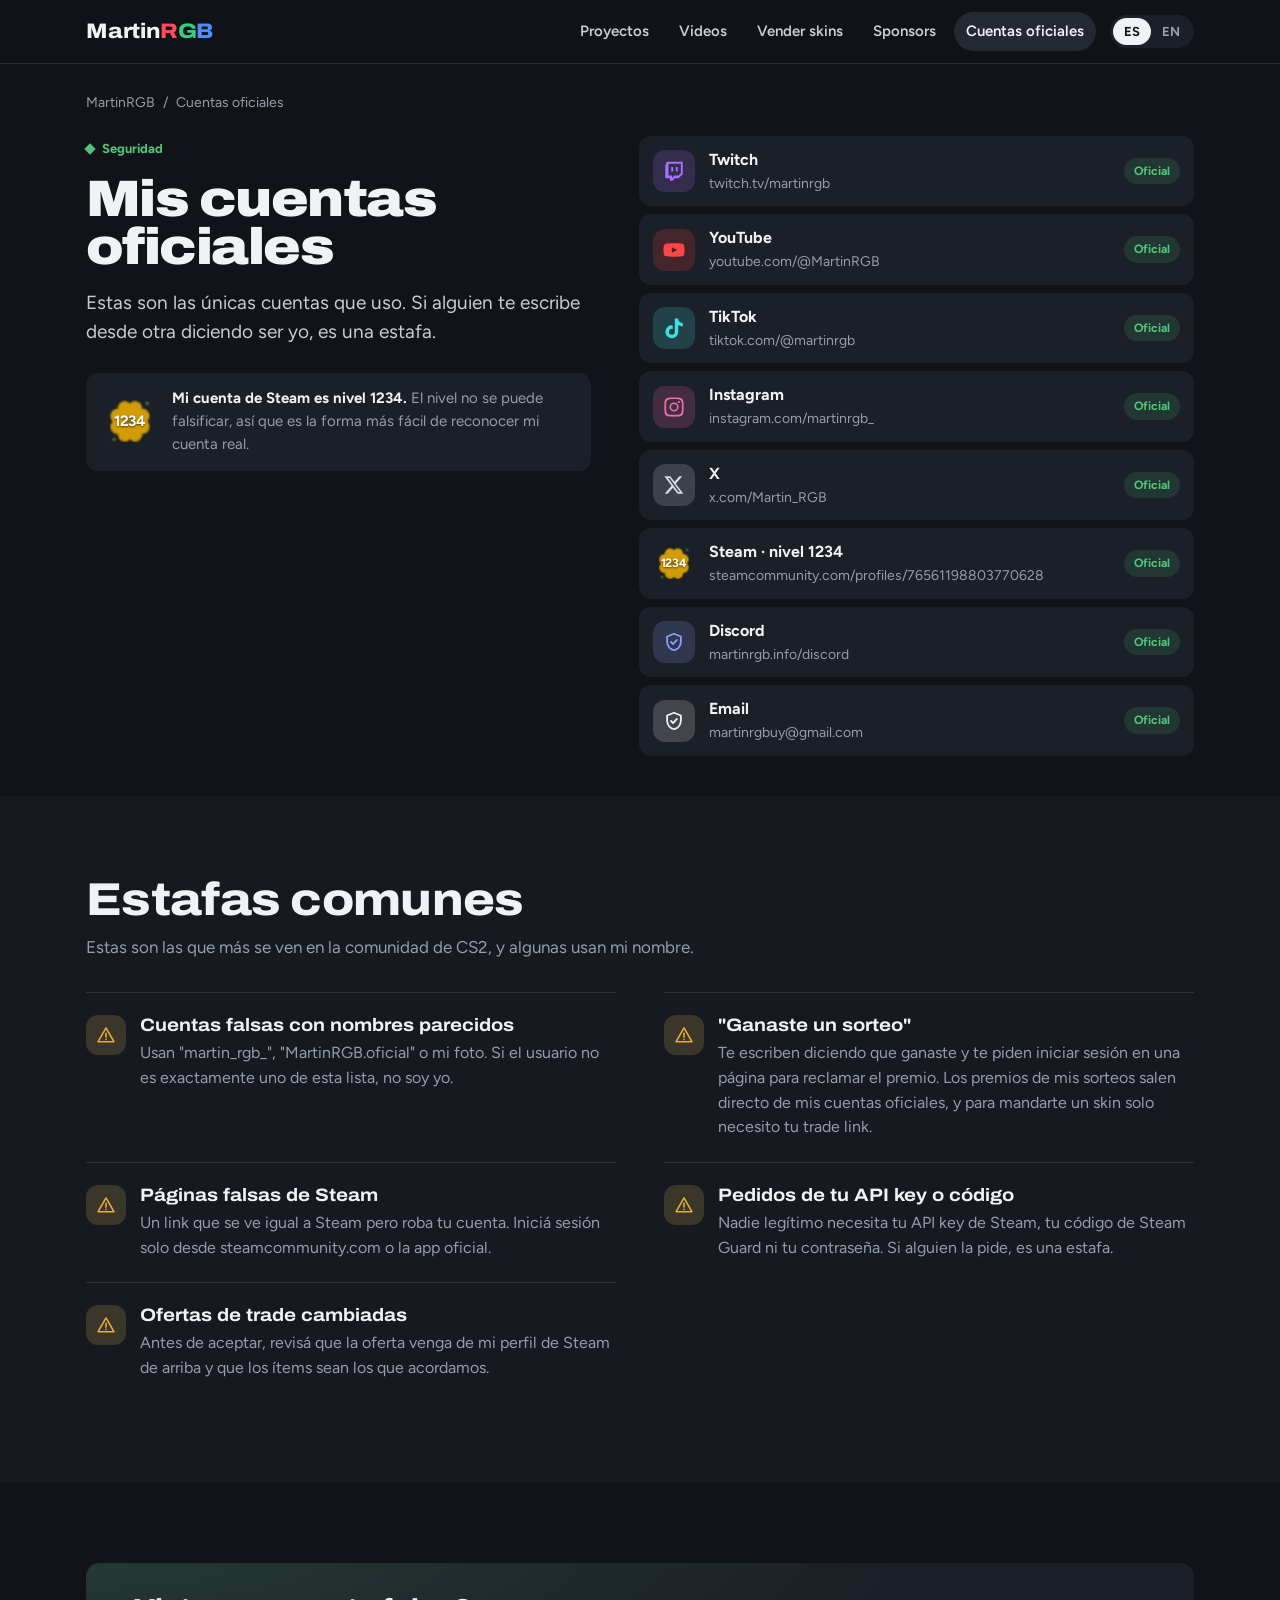
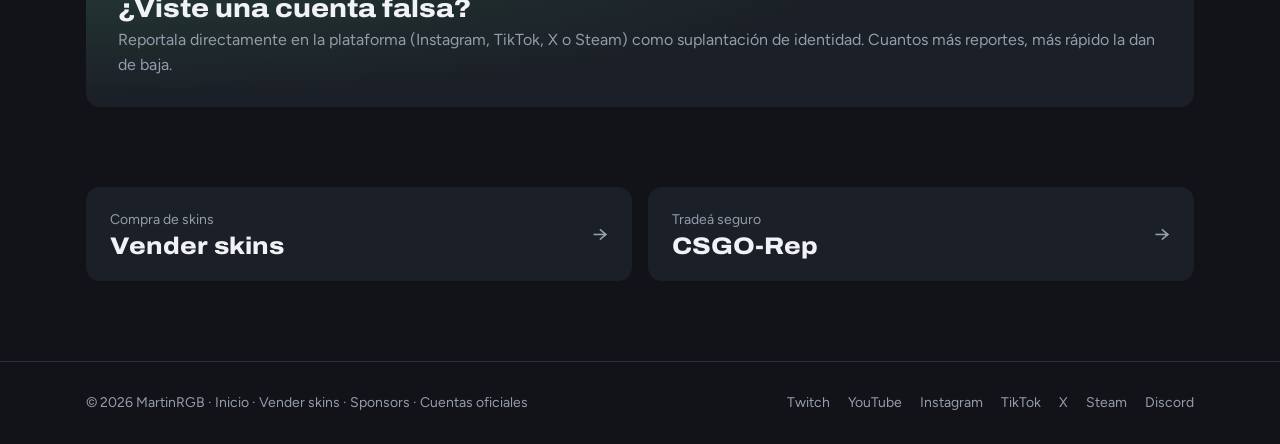
<file: cuentas-oficiales.html>
<!doctype html>
<html lang="es">
<head>
<meta charset="utf-8">
<meta name="viewport" content="width=device-width, initial-scale=1, viewport-fit=cover">
<title>Cuentas oficiales · MartinRGB</title>
<meta name="title-en" content="Official accounts · MartinRGB">
<link rel="icon" href="favicon.ico" sizes="any">
<link rel="icon" href="favicon-32.png" type="image/png" sizes="32x32">
<link rel="apple-touch-icon" href="apple-touch-icon.png">
<link rel="preconnect" href="https://fonts.googleapis.com">
<link rel="preconnect" href="https://fonts.gstatic.com" crossorigin>
<link rel="stylesheet" href="https://fonts.googleapis.com/css2?family=Archivo:wdth,wght@100..125,600..900&family=Figtree:wght@400;500;600;700&display=swap">
<link rel="stylesheet" href="assets/site.css">
<meta name="description" content="Las cuentas oficiales de MartinRGB y cómo evitar estafas.">
<meta property="og:title" content="MartinRGB">
<meta property="og:description" content="Las cuentas oficiales de MartinRGB y cómo evitar estafas.">
<meta property="og:image" content="https://martinrgb.com/img/og.jpg">
<meta property="og:type" content="website">
<meta name="theme-color" content="#111318">
</head>
<body>
<header class="site">
  <div class="wrap bar">
    <a class="logo" href="index.html" aria-label="MartinRGB"><span>Martin</span><span>R</span><span>G</span><span>B</span></a>
    <nav class="menu" id="menu" aria-label="Menu"><a href="index.html#proyectos"><span class="es">Proyectos</span><span class="en">Projects</span></a><a href="index.html#videos"><span class="es">Videos</span><span class="en">Videos</span></a><a href="vender-skins.html"><span class="es">Vender skins</span><span class="en">Sell skins</span></a><a href="sponsors.html">Sponsors</a><a href="cuentas-oficiales.html" aria-current="page"><span class="es">Cuentas oficiales</span><span class="en">Official accounts</span></a></nav>
    <div class="lang" role="group" aria-label="Idioma / Language"><button type="button" data-set="es" aria-pressed="true">ES</button><button type="button" data-set="en" aria-pressed="false">EN</button></div>
    <button type="button" class="burger" aria-controls="menu" aria-expanded="false" aria-label="Menu"><svg viewBox="0 0 24 24" fill="none" stroke="currentColor" stroke-width="2" stroke-linecap="round"><path d="M4 7h16M4 12h16M4 17h16"/></svg></button>
  </div>
</header>
<main id="top">

<div class="wrap crumbs"><a href="index.html">MartinRGB</a><span>/</span><span><span class="es">Cuentas oficiales</span><span class="en">Official accounts</span></span></div>
<div class="wrap sub-hero" style="align-items:start">
  <div>
    <span class="rarity" style="--rar: var(--ok)"><span class="es">Seguridad</span><span class="en">Safety</span></span>
    <h1><span class="es">Mis cuentas oficiales</span><span class="en">My official accounts</span></h1>
    <p class="intro"><span class="es">Estas son las únicas cuentas que uso. Si alguien te escribe desde otra diciendo ser yo, es una estafa.</span><span class="en">These are the only accounts I use. If someone messages you from any other account claiming to be me, it&rsquo;s a scam.</span></p>
    <div class="level-note"><span class="lvl-badge"><img src="img/steam-level.png" alt=""><span>1234</span></span><p><span class="es"><b>Mi cuenta de Steam es nivel 1234.</b> El nivel no se puede falsificar, así que es la forma más fácil de reconocer mi cuenta real.</span><span class="en"><b>My Steam account is level 1234.</b> Steam levels can&rsquo;t be faked, so it&rsquo;s the easiest way to recognize my real account.</span></p></div>
  </div>
  <div class="accounts"><a class="acct twitch" href="https://twitch.tv/martinrgb" target="_blank" rel="noopener"><span class="badge"><svg viewBox="0 0 24 24" aria-hidden="true"><path d="M4 2 2.5 6v14h5v2.5h3L13 20h4l4.5-4.5V2H4Zm15.5 12.5L17 17h-4.5L10 19.5V17H6V4h13.5v10.5ZM16 7.5h-2v5h2v-5Zm-5 0H9v5h2v-5Z"/></svg></span><span class="who"><b>Twitch</b><span>twitch.tv/martinrgb</span></span><span class="ok"><span class="es">Oficial</span><span class="en">Official</span></span></a><a class="acct yt" href="https://youtube.com/@MartinRGB" target="_blank" rel="noopener"><span class="badge"><svg viewBox="0 0 24 24" aria-hidden="true"><path d="M23 7.2a3 3 0 0 0-2.1-2.1C19 4.6 12 4.6 12 4.6s-7 0-8.9.5A3 3 0 0 0 1 7.2 31 31 0 0 0 .5 12a31 31 0 0 0 .5 4.8 3 3 0 0 0 2.1 2.1c1.9.5 8.9.5 8.9.5s7 0 8.9-.5a3 3 0 0 0 2.1-2.1 31 31 0 0 0 .5-4.8 31 31 0 0 0-.5-4.8ZM9.7 15.1V8.9l5.8 3.1-5.8 3.1Z"/></svg></span><span class="who"><b>YouTube</b><span>youtube.com/@MartinRGB</span></span><span class="ok"><span class="es">Oficial</span><span class="en">Official</span></span></a><a class="acct tt" href="https://tiktok.com/@martinrgb" target="_blank" rel="noopener"><span class="badge"><svg viewBox="0 0 24 24" aria-hidden="true"><path d="M16.6 1.5h-3.7v14.6a3.2 3.2 0 1 1-2.3-3.1V9.2a7 7 0 1 0 6 6.9V8.7a8.5 8.5 0 0 0 5 1.6V6.6a5 5 0 0 1-5-5.1Z"/></svg></span><span class="who"><b>TikTok</b><span>tiktok.com/@martinrgb</span></span><span class="ok"><span class="es">Oficial</span><span class="en">Official</span></span></a><a class="acct ig" href="https://instagram.com/martinrgb_" target="_blank" rel="noopener"><span class="badge"><svg viewBox="0 0 24 24" aria-hidden="true"><path d="M12 7a5 5 0 1 0 0 10 5 5 0 0 0 0-10Zm0 8.2a3.2 3.2 0 1 1 0-6.4 3.2 3.2 0 0 1 0 6.4ZM17.3 5.4a1.2 1.2 0 1 0 0 2.4 1.2 1.2 0 0 0 0-2.4ZM12 1.5c-2.9 0-3.2 0-4.3.1C3.4 1.8 1.8 3.4 1.6 7.7 1.5 8.8 1.5 9.1 1.5 12s0 3.2.1 4.3c.2 4.3 1.8 5.9 6.1 6.1 1.1.1 1.4.1 4.3.1s3.2 0 4.3-.1c4.3-.2 5.9-1.8 6.1-6.1.1-1.1.1-1.4.1-4.3s0-3.2-.1-4.3c-.2-4.3-1.8-5.9-6.1-6.1-1.1-.1-1.4-.1-4.3-.1Zm0 1.9c2.8 0 3.1 0 4.2.1 2.9.1 4.2 1.5 4.3 4.3.1 1.1.1 1.4.1 4.2s0 3.1-.1 4.2c-.1 2.8-1.4 4.2-4.3 4.3-1.1.1-1.4.1-4.2.1s-3.1 0-4.2-.1c-2.9-.1-4.2-1.5-4.3-4.3-.1-1.1-.1-1.4-.1-4.2s0-3.1.1-4.2C3.6 4.9 5 3.6 7.8 3.5c1.1-.1 1.4-.1 4.2-.1Z"/></svg></span><span class="who"><b>Instagram</b><span>instagram.com/martinrgb_</span></span><span class="ok"><span class="es">Oficial</span><span class="en">Official</span></span></a><a class="acct x" href="https://x.com/Martin_RGB" target="_blank" rel="noopener"><span class="badge"><svg viewBox="0 0 24 24" aria-hidden="true"><path d="M17.8 2.5h3.2l-7 8 8.2 11h-6.4l-5-6.6-5.8 6.6H1.8l7.5-8.6L1.4 2.5H8l4.6 6 5.2-6Zm-1.1 17h1.8L7.3 4.3H5.4l11.3 15.2Z"/></svg></span><span class="who"><b>X</b><span>x.com/Martin_RGB</span></span><span class="ok"><span class="es">Oficial</span><span class="en">Official</span></span></a><a class="acct steam" href="https://steamcommunity.com/profiles/76561198803770628/" target="_blank" rel="noopener"><span class="lvl-badge sm"><img src="img/steam-level.png" alt=""><span>1234</span></span><span class="who"><b>Steam · <span class="es">nivel 1234</span><span class="en">level 1234</span></b><span>steamcommunity.com/profiles/76561198803770628</span></span><span class="ok"><span class="es">Oficial</span><span class="en">Official</span></span></a><a class="acct" href="https://martinrgb.info/discord" target="_blank" rel="noopener"><span class="badge" style="--c:#8c9eff"><svg viewBox="0 0 24 24"><path d="M12 3 4.5 6v5.5c0 4.6 3.2 8.4 7.5 9.5 4.3-1.1 7.5-4.9 7.5-9.5V6L12 3Z"/><path d="m8.8 12 2.2 2.2 4.2-4.4"/></svg></span><span class="who"><b>Discord</b><span>martinrgb.info/discord</span></span><span class="ok"><span class="es">Oficial</span><span class="en">Official</span></span></a><div class="acct"><span class="badge" style="--c:#f1f2f5"><svg viewBox="0 0 24 24"><path d="M12 3 4.5 6v5.5c0 4.6 3.2 8.4 7.5 9.5 4.3-1.1 7.5-4.9 7.5-9.5V6L12 3Z"/><path d="m8.8 12 2.2 2.2 4.2-4.4"/></svg></span><span class="who"><b>Email</b><span>martinrgbuy@gmail.com</span></span><span class="ok"><span class="es">Oficial</span><span class="en">Official</span></span></div></div>
</div>
<section class="band">
  <div class="wrap">
    <div class="sec-head"><div><h2><span class="es">Estafas comunes</span><span class="en">Common scams</span></h2><p><span class="es">Estas son las que más se ven en la comunidad de CS2, y algunas usan mi nombre.</span><span class="en">These are the most common in the CS2 community, and some use my name.</span></p></div></div>
    <div class="scams"><div class="scam"><span class="ico"><svg viewBox="0 0 24 24"><path d="M12 3.5 2.5 20h19L12 3.5Z"/><path d="M12 10v4.5M12 17.2v.3"/></svg></span><div><h3><span class="es">Cuentas falsas con nombres parecidos</span><span class="en">Fake accounts with look-alike names</span></h3><p><span class="es">Usan "martin_rgb_", "MartinRGB.oficial" o mi foto. Si el usuario no es exactamente uno de esta lista, no soy yo.</span><span class="en">They use "martin_rgb_", "MartinRGB.official" or my photo. If the handle isn&rsquo;t exactly one on this list, it isn&rsquo;t me.</span></p></div></div><div class="scam"><span class="ico"><svg viewBox="0 0 24 24"><path d="M12 3.5 2.5 20h19L12 3.5Z"/><path d="M12 10v4.5M12 17.2v.3"/></svg></span><div><h3><span class="es">"Ganaste un sorteo"</span><span class="en">"You won a giveaway"</span></h3><p><span class="es">Te escriben diciendo que ganaste y te piden iniciar sesión en una página para reclamar el premio. Los premios de mis sorteos salen directo de mis cuentas oficiales, y para mandarte un skin solo necesito tu trade link.</span><span class="en">Someone says you won and asks you to log in on a page to claim it. My giveaway prizes are sent straight from my official accounts, and all I need to send you a skin is your trade link.</span></p></div></div><div class="scam"><span class="ico"><svg viewBox="0 0 24 24"><path d="M12 3.5 2.5 20h19L12 3.5Z"/><path d="M12 10v4.5M12 17.2v.3"/></svg></span><div><h3><span class="es">Páginas falsas de Steam</span><span class="en">Fake Steam login pages</span></h3><p><span class="es">Un link que se ve igual a Steam pero roba tu cuenta. Iniciá sesión solo desde steamcommunity.com o la app oficial.</span><span class="en">A link that looks just like Steam but steals your account. Only log in on steamcommunity.com or the official app.</span></p></div></div><div class="scam"><span class="ico"><svg viewBox="0 0 24 24"><path d="M12 3.5 2.5 20h19L12 3.5Z"/><path d="M12 10v4.5M12 17.2v.3"/></svg></span><div><h3><span class="es">Pedidos de tu API key o código</span><span class="en">Requests for your API key or code</span></h3><p><span class="es">Nadie legítimo necesita tu API key de Steam, tu código de Steam Guard ni tu contraseña. Si alguien la pide, es una estafa.</span><span class="en">Nobody legit needs your Steam API key, Steam Guard code or password. If someone asks, it&rsquo;s a scam.</span></p></div></div><div class="scam"><span class="ico"><svg viewBox="0 0 24 24"><path d="M12 3.5 2.5 20h19L12 3.5Z"/><path d="M12 10v4.5M12 17.2v.3"/></svg></span><div><h3><span class="es">Ofertas de trade cambiadas</span><span class="en">Swapped trade offers</span></h3><p><span class="es">Antes de aceptar, revisá que la oferta venga de mi perfil de Steam de arriba y que los ítems sean los que acordamos.</span><span class="en">Before accepting, check the offer comes from my Steam profile above and the items are the ones we agreed.</span></p></div></div></div>
  </div>
</section>
<section>
  <div class="wrap" style="--rar: var(--ok)">
    <div class="callout">
      <div><h3><span class="es">¿Viste una cuenta falsa?</span><span class="en">Spotted a fake account?</span></h3><p><span class="es">Reportala directamente en la plataforma (Instagram, TikTok, X o Steam) como suplantación de identidad. Cuantos más reportes, más rápido la dan de baja.</span><span class="en">Report it directly on the platform (Instagram, TikTok, X or Steam) as impersonation. The more reports it gets, the faster it&rsquo;s taken down.</span></p></div>
    </div>
  </div>
</section>
<section style="padding-top:0"><div class="wrap next"><a href="vender-skins.html"><span><small><span class="es">Compra de skins</span><span class="en">Skin buying</span></small><b><span class="es">Vender skins</span><span class="en">Sell skins</span></b></span></a><a href="csgo-rep.html"><span><small><span class="es">Tradeá seguro</span><span class="en">Trade safely</span></small><b>CSGO-Rep</b></span></a></div></section>

</main>
<footer class="site">
  <div class="wrap foot">
    <span>© 2026 MartinRGB · <a href="index.html"><span class="es">Inicio</span><span class="en">Home</span></a> · <a href="vender-skins.html"><span class="es">Vender skins</span><span class="en">Sell skins</span></a> · <a href="sponsors.html">Sponsors</a> · <a href="cuentas-oficiales.html"><span class="es">Cuentas oficiales</span><span class="en">Official accounts</span></a></span>
    <nav aria-label="Social"><a href="https://twitch.tv/martinrgb" target="_blank" rel="noopener">Twitch</a><a href="https://youtube.com/@MartinRGB" target="_blank" rel="noopener">YouTube</a><a href="https://instagram.com/martinrgb_" target="_blank" rel="noopener">Instagram</a><a href="https://tiktok.com/@martinrgb" target="_blank" rel="noopener">TikTok</a><a href="https://x.com/Martin_RGB" target="_blank" rel="noopener">X</a><a href="https://steamcommunity.com/profiles/76561198803770628/" target="_blank" rel="noopener">Steam</a><a href="https://martinrgb.info/discord" target="_blank" rel="noopener">Discord</a></nav>
  </div>
</footer>
<script src="assets/site.js"></script>
</body>
</html>
</file>
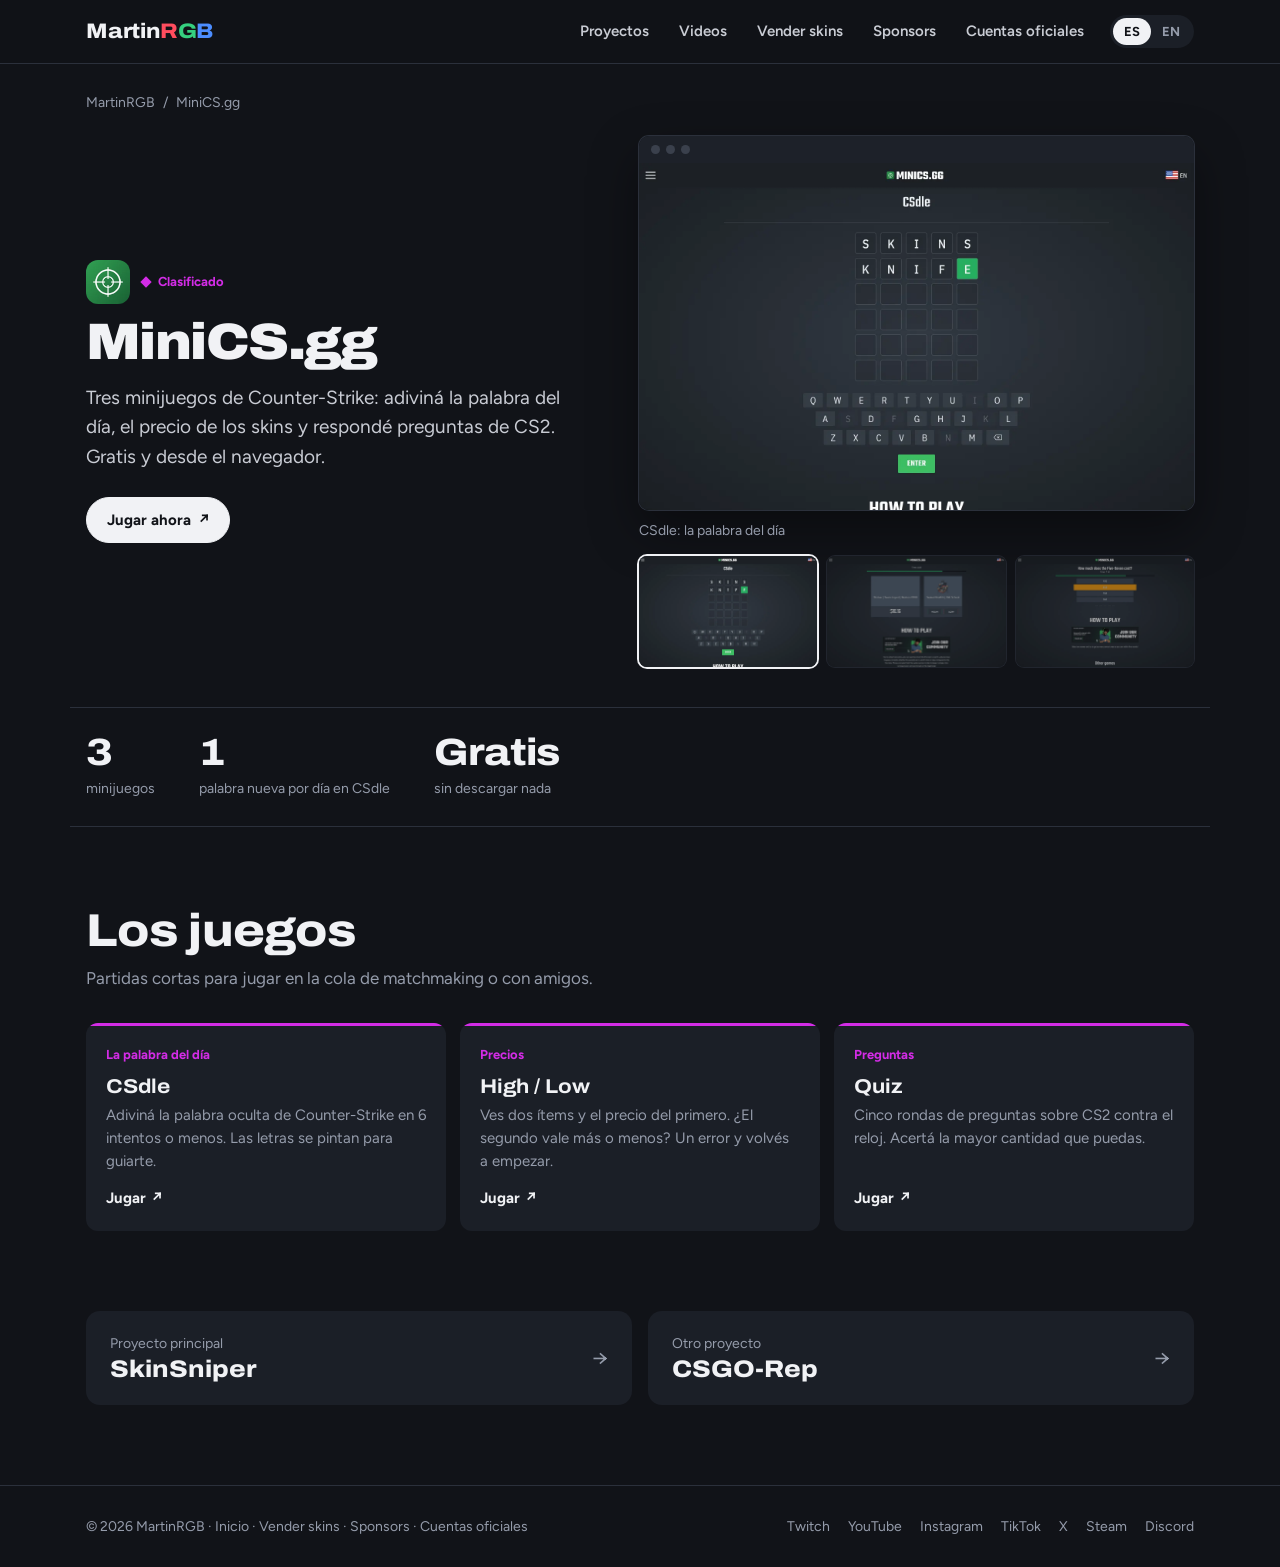
<file: minics.html>
<!doctype html>
<html lang="es">
<head>
<meta charset="utf-8">
<meta name="viewport" content="width=device-width, initial-scale=1, viewport-fit=cover">
<title>MiniCS.gg · MartinRGB</title>
<meta name="title-en" content="MiniCS.gg · MartinRGB">
<link rel="icon" href="favicon.ico" sizes="any">
<link rel="icon" href="favicon-32.png" type="image/png" sizes="32x32">
<link rel="apple-touch-icon" href="apple-touch-icon.png">
<link rel="preconnect" href="https://fonts.googleapis.com">
<link rel="preconnect" href="https://fonts.gstatic.com" crossorigin>
<link rel="stylesheet" href="https://fonts.googleapis.com/css2?family=Archivo:wdth,wght@100..125,600..900&family=Figtree:wght@400;500;600;700&display=swap">
<link rel="stylesheet" href="assets/site.css">
<meta name="description" content="MiniCS.gg: minijuegos de Counter-Strike. CSdle, High/Low y Quiz.">
<meta property="og:title" content="MartinRGB">
<meta property="og:description" content="MiniCS.gg: minijuegos de Counter-Strike. CSdle, High/Low y Quiz.">
<meta property="og:image" content="https://martinrgb.com/img/og.jpg">
<meta property="og:type" content="website">
<meta name="theme-color" content="#111318">
</head>
<body>
<header class="site">
  <div class="wrap bar">
    <a class="logo" href="index.html" aria-label="MartinRGB"><span>Martin</span><span>R</span><span>G</span><span>B</span></a>
    <nav class="menu" id="menu" aria-label="Menu"><a href="index.html#proyectos"><span class="es">Proyectos</span><span class="en">Projects</span></a><a href="index.html#videos"><span class="es">Videos</span><span class="en">Videos</span></a><a href="vender-skins.html"><span class="es">Vender skins</span><span class="en">Sell skins</span></a><a href="sponsors.html">Sponsors</a><a href="cuentas-oficiales.html"><span class="es">Cuentas oficiales</span><span class="en">Official accounts</span></a></nav>
    <div class="lang" role="group" aria-label="Idioma / Language"><button type="button" data-set="es" aria-pressed="true">ES</button><button type="button" data-set="en" aria-pressed="false">EN</button></div>
    <button type="button" class="burger" aria-controls="menu" aria-expanded="false" aria-label="Menu"><svg viewBox="0 0 24 24" fill="none" stroke="currentColor" stroke-width="2" stroke-linecap="round"><path d="M4 7h16M4 12h16M4 17h16"/></svg></button>
  </div>
</header>
<main id="top">

<div class="wrap crumbs"><a href="index.html">MartinRGB</a><span>/</span><span>MiniCS.gg</span></div>
<div class="wrap sub-hero">
  <div>
    <div class="brandline"><img src="img/minics-logo.webp" alt=""><span class="rarity" style="--rar: var(--classified)"><span class="es">Clasificado</span><span class="en">Classified</span></span></div>
    <h1>MiniCS.gg</h1>
    <p class="intro"><span class="es">Tres minijuegos de Counter-Strike: adiviná la palabra del día, el precio de los skins y respondé preguntas de CS2. Gratis y desde el navegador.</span><span class="en">Three Counter-Strike minigames: guess the word of the day, guess skin prices and answer CS2 trivia. Free, right in your browser.</span></p>
    <div class="cta"><a class="btn primary" href="https://minics.gg" target="_blank" rel="noopener"><span class="es">Jugar ahora</span><span class="en">Play now</span> ↗</a></div>
  </div>
  <div class="gallery"><figure class="slide"><div class="frame"><div class="dots"><i></i><i></i><i></i></div><img src="img/shots/mini-csdle.webp" alt="" width="1440" height="900" loading="eager"></div><figcaption><span class="es">CSdle: la palabra del día</span><span class="en">CSdle: word of the day</span></figcaption></figure><figure class="slide" hidden><div class="frame"><div class="dots"><i></i><i></i><i></i></div><img src="img/shots/mini-highlow.webp" alt="" width="1440" height="900" loading="lazy"></div><figcaption><span class="es">High / Low: ¿vale más o menos?</span><span class="en">High / Low: worth more or less?</span></figcaption></figure><figure class="slide" hidden><div class="frame"><div class="dots"><i></i><i></i><i></i></div><img src="img/shots/mini-quiz.webp" alt="" width="1440" height="900" loading="lazy"></div><figcaption><span class="es">Quiz: preguntas contra el reloj</span><span class="en">Quiz: timed questions</span></figcaption></figure><div class="thumbs" style="--n:3"><button type="button" aria-pressed="true" aria-label="CSdle: la palabra del día"><img src="img/shots/mini-csdle.webp" alt="" loading="lazy"></button><button type="button" aria-pressed="false" aria-label="High / Low: ¿vale más o menos?"><img src="img/shots/mini-highlow.webp" alt="" loading="lazy"></button><button type="button" aria-pressed="false" aria-label="Quiz: preguntas contra el reloj"><img src="img/shots/mini-quiz.webp" alt="" loading="lazy"></button></div></div>
</div>
<section style="padding-top:0">
  <div class="wrap facts">
    <div><b>3</b><span><span class="es">minijuegos</span><span class="en">minigames</span></span></div>
    <div><b>1</b><span><span class="es">palabra nueva por día en CSdle</span><span class="en">new CSdle word every day</span></span></div>
    <div><b><span class="es">Gratis</span><span class="en">Free</span></b><span><span class="es">sin descargar nada</span><span class="en">nothing to download</span></span></div>
  </div>
</section>
<section style="padding-top:0">
  <div class="wrap" style="--rar: var(--classified)">
    <div class="sec-head"><div><h2><span class="es">Los juegos</span><span class="en">The games</span></h2><p><span class="es">Partidas cortas para jugar en la cola de matchmaking o con amigos.</span><span class="en">Quick games to play in the matchmaking queue or with friends.</span></p></div></div>
    <div class="games"><div class="game"><span class="what"><span class="es">La palabra del día</span><span class="en">Word of the day</span></span><h3>CSdle</h3><p><span class="es">Adiviná la palabra oculta de Counter-Strike en 6 intentos o menos. Las letras se pintan para guiarte.</span><span class="en">Guess the hidden Counter-Strike word in 6 tries or fewer. Letters light up to guide you.</span></p><a class="go" href="https://minics.gg/wordle" target="_blank" rel="noopener" style="margin-top:14px"><span class="es">Jugar</span><span class="en">Play</span> ↗</a></div><div class="game"><span class="what"><span class="es">Precios</span><span class="en">Prices</span></span><h3>High / Low</h3><p><span class="es">Ves dos ítems y el precio del primero. ¿El segundo vale más o menos? Un error y volvés a empezar.</span><span class="en">You see two items and the first one&rsquo;s price. Is the second worth more or less? One mistake and you start over.</span></p><a class="go" href="https://minics.gg/high-low" target="_blank" rel="noopener" style="margin-top:14px"><span class="es">Jugar</span><span class="en">Play</span> ↗</a></div><div class="game"><span class="what"><span class="es">Preguntas</span><span class="en">Trivia</span></span><h3>Quiz</h3><p><span class="es">Cinco rondas de preguntas sobre CS2 contra el reloj. Acertá la mayor cantidad que puedas.</span><span class="en">Five timed rounds of CS2 questions. Get as many right as you can.</span></p><a class="go" href="https://minics.gg/quiz" target="_blank" rel="noopener" style="margin-top:14px"><span class="es">Jugar</span><span class="en">Play</span> ↗</a></div></div>
  </div>
</section>
<section style="padding-top:0"><div class="wrap next"><a href="skinsniper.html"><span><small><span class="es">Proyecto principal</span><span class="en">Main project</span></small><b>SkinSniper</b></span></a><a href="csgo-rep.html"><span><small><span class="es">Otro proyecto</span><span class="en">Another project</span></small><b>CSGO-Rep</b></span></a></div></section>

</main>
<footer class="site">
  <div class="wrap foot">
    <span>© 2026 MartinRGB · <a href="index.html"><span class="es">Inicio</span><span class="en">Home</span></a> · <a href="vender-skins.html"><span class="es">Vender skins</span><span class="en">Sell skins</span></a> · <a href="sponsors.html">Sponsors</a> · <a href="cuentas-oficiales.html"><span class="es">Cuentas oficiales</span><span class="en">Official accounts</span></a></span>
    <nav aria-label="Social"><a href="https://twitch.tv/martinrgb" target="_blank" rel="noopener">Twitch</a><a href="https://youtube.com/@MartinRGB" target="_blank" rel="noopener">YouTube</a><a href="https://instagram.com/martinrgb_" target="_blank" rel="noopener">Instagram</a><a href="https://tiktok.com/@martinrgb" target="_blank" rel="noopener">TikTok</a><a href="https://x.com/Martin_RGB" target="_blank" rel="noopener">X</a><a href="https://steamcommunity.com/profiles/76561198803770628/" target="_blank" rel="noopener">Steam</a><a href="https://martinrgb.info/discord" target="_blank" rel="noopener">Discord</a></nav>
  </div>
</footer>
<script src="assets/site.js"></script>
</body>
</html>
</file>
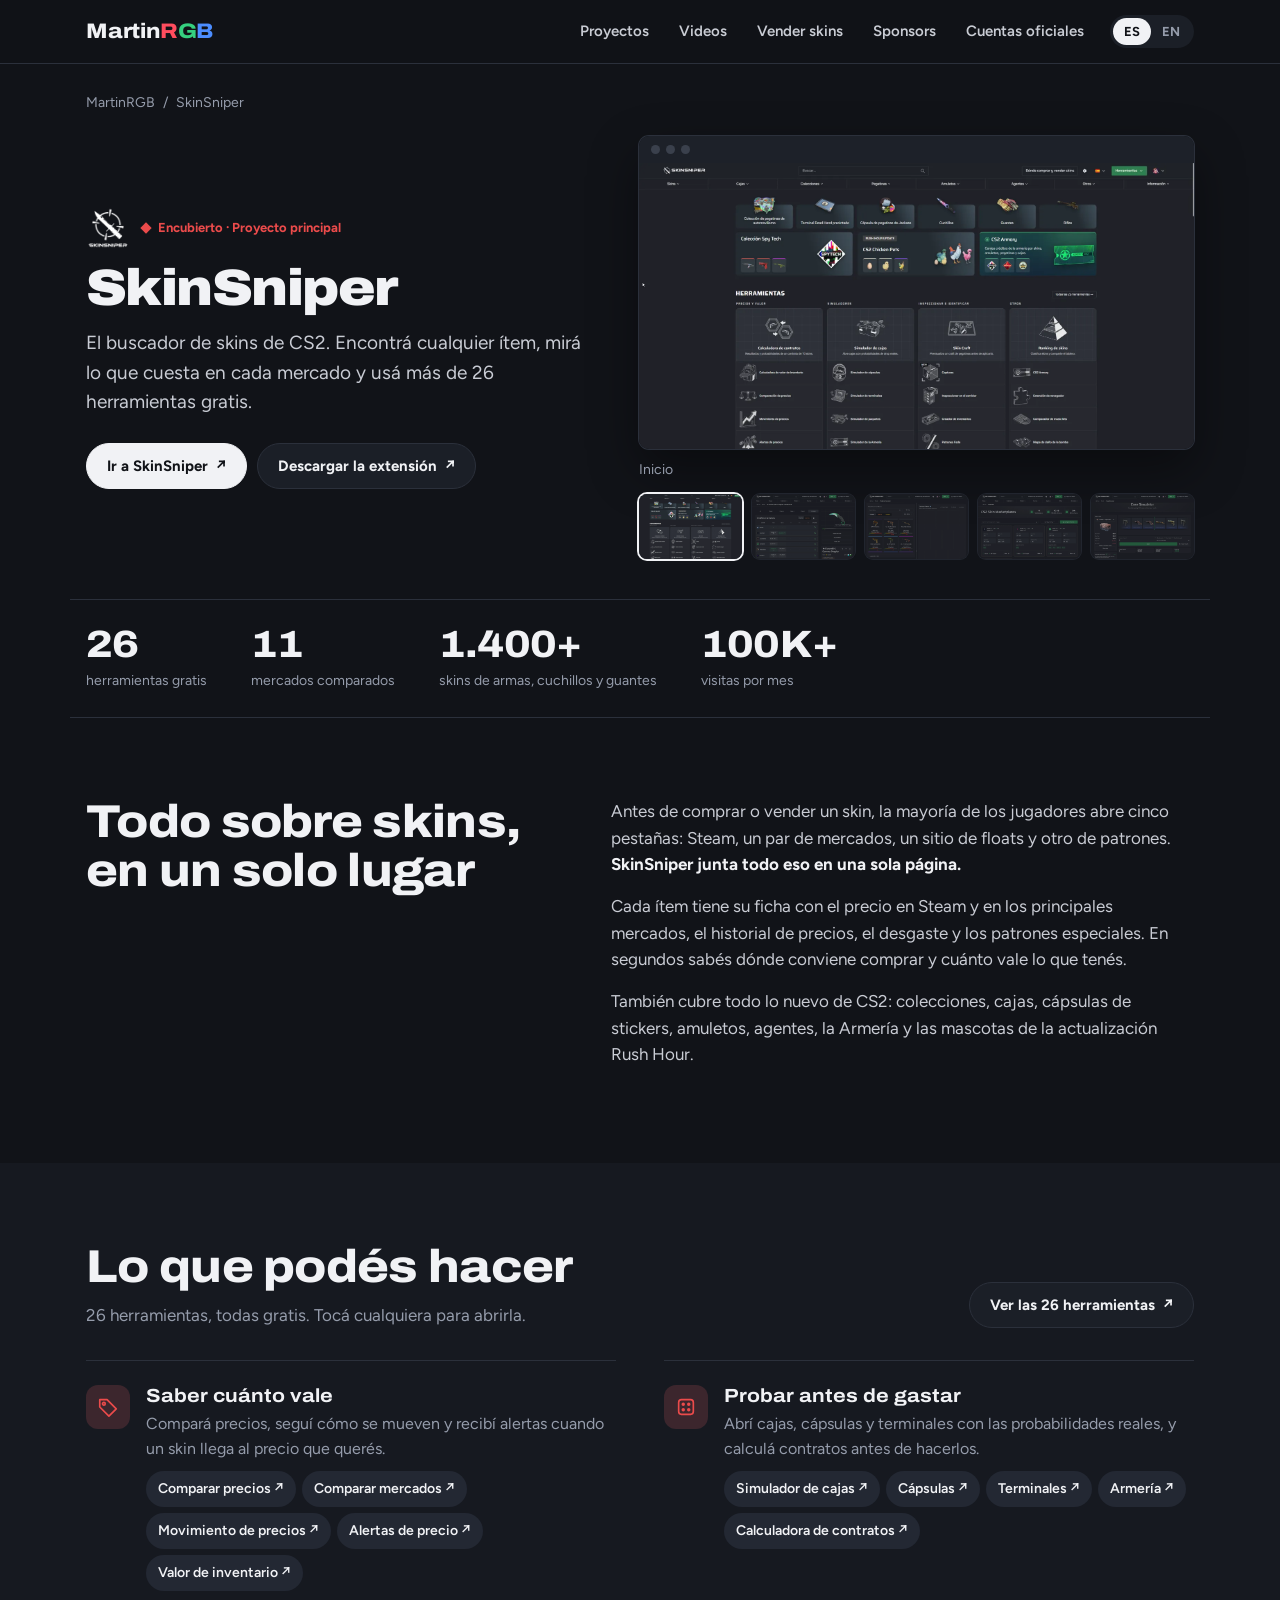
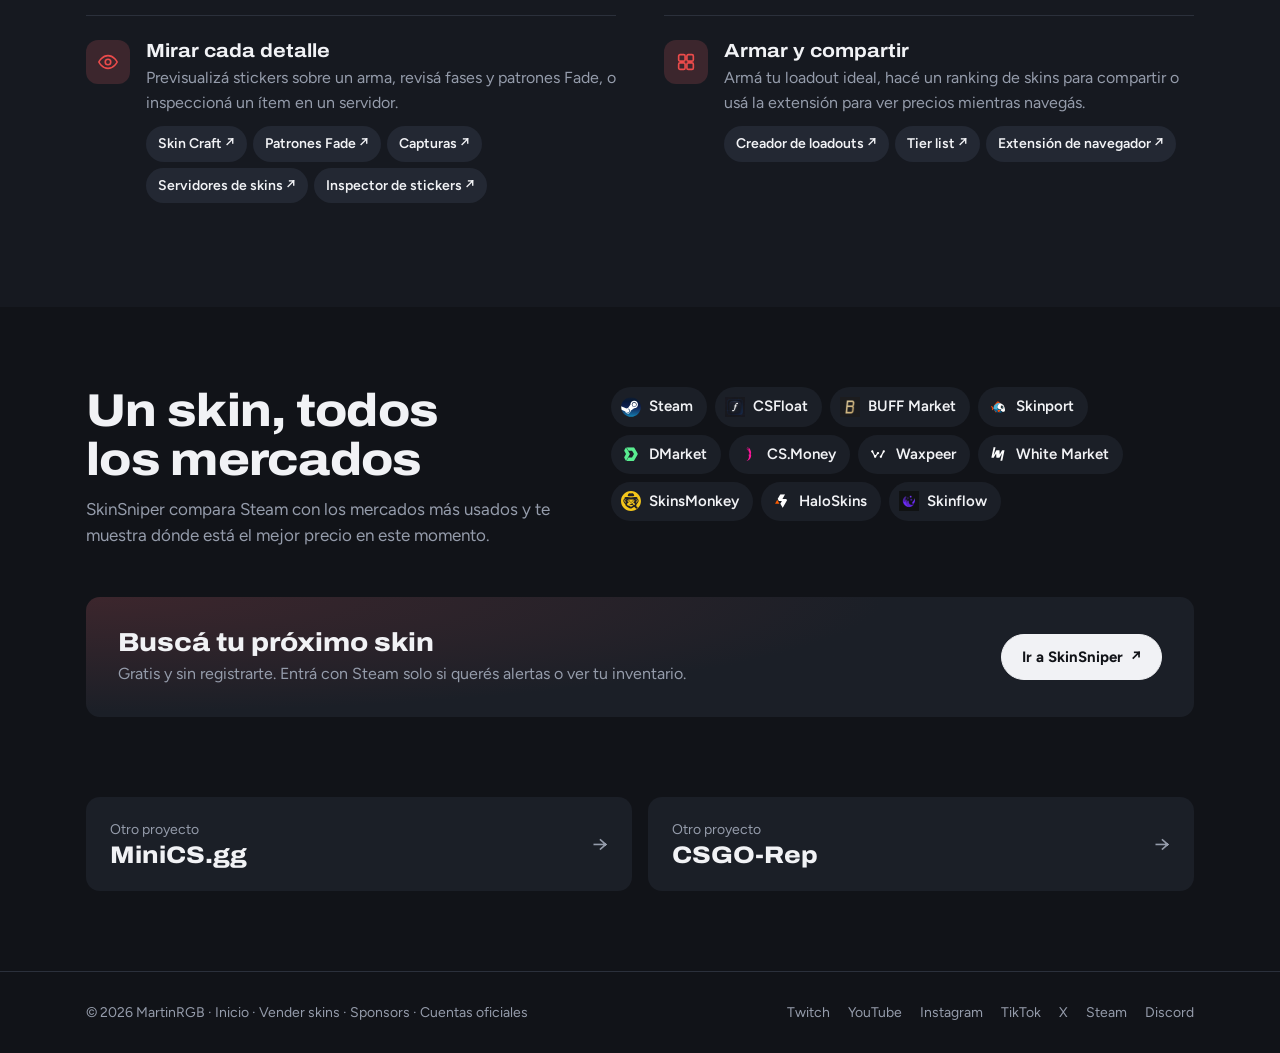
<file: skinsniper.html>
<!doctype html>
<html lang="es">
<head>
<meta charset="utf-8">
<meta name="viewport" content="width=device-width, initial-scale=1, viewport-fit=cover">
<title>SkinSniper · MartinRGB</title>
<meta name="title-en" content="SkinSniper · MartinRGB">
<link rel="icon" href="favicon.ico" sizes="any">
<link rel="icon" href="favicon-32.png" type="image/png" sizes="32x32">
<link rel="apple-touch-icon" href="apple-touch-icon.png">
<link rel="preconnect" href="https://fonts.googleapis.com">
<link rel="preconnect" href="https://fonts.gstatic.com" crossorigin>
<link rel="stylesheet" href="https://fonts.googleapis.com/css2?family=Archivo:wdth,wght@100..125,600..900&family=Figtree:wght@400;500;600;700&display=swap">
<link rel="stylesheet" href="assets/site.css">
<meta name="description" content="SkinSniper: precios de skins de CS2 en todos los mercados y 26 herramientas gratis.">
<meta property="og:title" content="MartinRGB">
<meta property="og:description" content="SkinSniper: precios de skins de CS2 en todos los mercados y 26 herramientas gratis.">
<meta property="og:image" content="https://martinrgb.com/img/og.jpg">
<meta property="og:type" content="website">
<meta name="theme-color" content="#111318">
</head>
<body>
<header class="site">
  <div class="wrap bar">
    <a class="logo" href="index.html" aria-label="MartinRGB"><span>Martin</span><span>R</span><span>G</span><span>B</span></a>
    <nav class="menu" id="menu" aria-label="Menu"><a href="index.html#proyectos"><span class="es">Proyectos</span><span class="en">Projects</span></a><a href="index.html#videos"><span class="es">Videos</span><span class="en">Videos</span></a><a href="vender-skins.html"><span class="es">Vender skins</span><span class="en">Sell skins</span></a><a href="sponsors.html">Sponsors</a><a href="cuentas-oficiales.html"><span class="es">Cuentas oficiales</span><span class="en">Official accounts</span></a></nav>
    <div class="lang" role="group" aria-label="Idioma / Language"><button type="button" data-set="es" aria-pressed="true">ES</button><button type="button" data-set="en" aria-pressed="false">EN</button></div>
    <button type="button" class="burger" aria-controls="menu" aria-expanded="false" aria-label="Menu"><svg viewBox="0 0 24 24" fill="none" stroke="currentColor" stroke-width="2" stroke-linecap="round"><path d="M4 7h16M4 12h16M4 17h16"/></svg></button>
  </div>
</header>
<main id="top">

<div class="wrap crumbs"><a href="index.html">MartinRGB</a><span>/</span><span>SkinSniper</span></div>
<div class="wrap sub-hero">
  <div>
    <div class="brandline"><img src="img/skinsniper-logo.webp" alt=""><span class="rarity" style="--rar: var(--covert)"><span class="es">Encubierto · Proyecto principal</span><span class="en">Covert · Main project</span></span></div>
    <h1>SkinSniper</h1>
    <p class="intro"><span class="es">El buscador de skins de CS2. Encontrá cualquier ítem, mirá lo que cuesta en cada mercado y usá más de 26 herramientas gratis.</span><span class="en">The CS2 skin search engine. Find any item, see what it costs on every marketplace, and use 26+ free tools.</span></p>
    <div class="cta"><a class="btn primary" href="https://skinsniper.com" target="_blank" rel="noopener"><span class="es">Ir a SkinSniper</span><span class="en">Go to SkinSniper</span> ↗</a><a class="btn" href="https://skinsniper.com/extension" target="_blank" rel="noopener"><span class="es">Descargar la extensión</span><span class="en">Get the extension</span> ↗</a></div>
  </div>
  <div class="gallery"><figure class="slide"><div class="frame"><div class="dots"><i></i><i></i><i></i></div><img src="img/skinsniper-home.webp" alt="" width="1600" height="823" loading="eager"></div><figcaption><span class="es">Inicio</span><span class="en">Home page</span></figcaption></figure><figure class="slide" hidden><div class="frame"><div class="dots"><i></i><i></i><i></i></div><img src="img/shots/ss-skin.webp" alt="" width="1440" height="900" loading="lazy"></div><figcaption><span class="es">Página de un skin con precios en cada mercado</span><span class="en">Skin page with prices on every market</span></figcaption></figure><figure class="slide" hidden><div class="frame"><div class="dots"><i></i><i></i><i></i></div><img src="img/shots/ss-tradeup.webp" alt="" width="1440" height="900" loading="lazy"></div><figcaption><span class="es">Calculadora de contratos</span><span class="en">Trade-up calculator</span></figcaption></figure><figure class="slide" hidden><div class="frame"><div class="dots"><i></i><i></i><i></i></div><img src="img/shots/ss-markets.webp" alt="" width="1440" height="900" loading="lazy"></div><figcaption><span class="es">Comparador de mercados</span><span class="en">Marketplace comparison</span></figcaption></figure><figure class="slide" hidden><div class="frame"><div class="dots"><i></i><i></i><i></i></div><img src="img/shots/ss-case.webp" alt="" width="1440" height="900" loading="lazy"></div><figcaption><span class="es">Simulador de cajas</span><span class="en">Case simulator</span></figcaption></figure><div class="thumbs" style="--n:5"><button type="button" aria-pressed="true" aria-label="Inicio"><img src="img/skinsniper-home.webp" alt="" loading="lazy"></button><button type="button" aria-pressed="false" aria-label="Página de un skin con precios en cada mercado"><img src="img/shots/ss-skin.webp" alt="" loading="lazy"></button><button type="button" aria-pressed="false" aria-label="Calculadora de contratos"><img src="img/shots/ss-tradeup.webp" alt="" loading="lazy"></button><button type="button" aria-pressed="false" aria-label="Comparador de mercados"><img src="img/shots/ss-markets.webp" alt="" loading="lazy"></button><button type="button" aria-pressed="false" aria-label="Simulador de cajas"><img src="img/shots/ss-case.webp" alt="" loading="lazy"></button></div></div>
</div>
<section style="padding-top:0">
  <div class="wrap facts">
    <div><b>26</b><span><span class="es">herramientas gratis</span><span class="en">free tools</span></span></div>
    <div><b>11</b><span><span class="es">mercados comparados</span><span class="en">marketplaces compared</span></span></div>
    <div><b>1.400+</b><span><span class="es">skins de armas, cuchillos y guantes</span><span class="en">weapon, knife and glove skins</span></span></div>
    <div><b data-count="monthlyVisits" data-plus>100K+</b><span><span class="es">visitas por mes</span><span class="en">visits a month</span></span></div>
  </div>
</section>
<section style="padding-top:0">
  <div class="wrap split">
    <h2><span class="es">Todo sobre skins, en un solo lugar</span><span class="en">Everything about skins, in one place</span></h2>
    <div class="prose">
      <div class="es">
        <p>Antes de comprar o vender un skin, la mayoría de los jugadores abre cinco pestañas: Steam, un par de mercados, un sitio de floats y otro de patrones. <strong>SkinSniper junta todo eso en una sola página.</strong></p>
        <p>Cada ítem tiene su ficha con el precio en Steam y en los principales mercados, el historial de precios, el desgaste y los patrones especiales. En segundos sabés dónde conviene comprar y cuánto vale lo que tenés.</p>
        <p>También cubre todo lo nuevo de CS2: colecciones, cajas, cápsulas de stickers, amuletos, agentes, la Armería y las mascotas de la actualización Rush Hour.</p>
      </div>
      <div class="en">
        <p>Before buying or selling a skin, most players open five tabs: Steam, a couple of marketplaces, a float site and a pattern site. <strong>SkinSniper puts all of that on one page.</strong></p>
        <p>Every item has its own page with the Steam price and the price on the main marketplaces, price history, wear and special patterns. In seconds you know where to buy and what your items are worth.</p>
        <p>It also covers everything new in CS2: collections, cases, sticker capsules, charms, agents, the Armory and the pets from the Rush Hour update.</p>
      </div>
    </div>
  </div>
</section>
<section class="band">
  <div class="wrap" style="--rar: var(--covert)">
    <div class="sec-head"><div><h2><span class="es">Lo que podés hacer</span><span class="en">What you can do</span></h2><p><span class="es">26 herramientas, todas gratis. Tocá cualquiera para abrirla.</span><span class="en">26 tools, all free. Tap any of them to open it.</span></p></div><a class="btn" href="https://skinsniper.com/tools" target="_blank" rel="noopener"><span class="es">Ver las 26 herramientas</span><span class="en">See all 26 tools</span> ↗</a></div>
    <div class="feature-list">
      <div class="feature"><span class="ico"><svg viewBox="0 0 24 24"><path d="M3 12V4h8l10 10-8 8L3 12Z"/><circle cx="7.5" cy="8.5" r="1.5"/></svg></span><div><h3><span class="es">Saber cuánto vale</span><span class="en">Know what it’s worth</span></h3><p><span class="es">Compará precios, seguí cómo se mueven y recibí alertas cuando un skin llega al precio que querés.</span><span class="en">Compare prices, follow how they move and get alerts when a skin hits your price.</span></p><ul><li><a href="https://skinsniper.com/tools/price-comparison" target="_blank" rel="noopener"><span class="es">Comparar precios</span><span class="en">Price comparison</span> ↗</a></li><li><a href="https://skinsniper.com/tools/market-comparison" target="_blank" rel="noopener"><span class="es">Comparar mercados</span><span class="en">Market comparison</span> ↗</a></li><li><a href="https://skinsniper.com/tools/price-movement" target="_blank" rel="noopener"><span class="es">Movimiento de precios</span><span class="en">Price movement</span> ↗</a></li><li><a href="https://skinsniper.com/tools/price-alerts" target="_blank" rel="noopener"><span class="es">Alertas de precio</span><span class="en">Price alerts</span> ↗</a></li><li><a href="https://skinsniper.com/tools/inventory-value-calculator" target="_blank" rel="noopener"><span class="es">Valor de inventario</span><span class="en">Inventory value</span> ↗</a></li></ul></div></div>
      <div class="feature"><span class="ico"><svg viewBox="0 0 24 24"><rect x="4" y="4" width="16" height="16" rx="3"/><circle cx="9" cy="9" r="1"/><circle cx="15" cy="15" r="1"/><circle cx="15" cy="9" r="1"/><circle cx="9" cy="15" r="1"/></svg></span><div><h3><span class="es">Probar antes de gastar</span><span class="en">Try before you spend</span></h3><p><span class="es">Abrí cajas, cápsulas y terminales con las probabilidades reales, y calculá contratos antes de hacerlos.</span><span class="en">Open cases, capsules and terminals with real odds, and work out trade-ups before you do them.</span></p><ul><li><a href="https://skinsniper.com/tools/case-simulator" target="_blank" rel="noopener"><span class="es">Simulador de cajas</span><span class="en">Case simulator</span> ↗</a></li><li><a href="https://skinsniper.com/tools/capsule-simulator" target="_blank" rel="noopener"><span class="es">Cápsulas</span><span class="en">Capsules</span> ↗</a></li><li><a href="https://skinsniper.com/tools/terminal-simulator" target="_blank" rel="noopener"><span class="es">Terminales</span><span class="en">Terminals</span> ↗</a></li><li><a href="https://skinsniper.com/tools/armory-simulator" target="_blank" rel="noopener"><span class="es">Armería</span><span class="en">Armory</span> ↗</a></li><li><a href="https://skinsniper.com/tools/trade-up-calculator" target="_blank" rel="noopener"><span class="es">Calculadora de contratos</span><span class="en">Trade-up calculator</span> ↗</a></li></ul></div></div>
      <div class="feature"><span class="ico"><svg viewBox="0 0 24 24"><path d="M2 12s3.5-7 10-7 10 7 10 7-3.5 7-10 7S2 12 2 12Z"/><circle cx="12" cy="12" r="3"/></svg></span><div><h3><span class="es">Mirar cada detalle</span><span class="en">See every detail</span></h3><p><span class="es">Previsualizá stickers sobre un arma, revisá fases y patrones Fade, o inspeccioná un ítem en un servidor.</span><span class="en">Preview stickers on a weapon, check Fade phases and patterns, or inspect an item on a server.</span></p><ul><li><a href="https://skinsniper.com/tools/skin-craft" target="_blank" rel="noopener"><span class="es">Skin Craft</span><span class="en">Skin Craft</span> ↗</a></li><li><a href="https://skinsniper.com/tools/fades" target="_blank" rel="noopener"><span class="es">Patrones Fade</span><span class="en">Fade patterns</span> ↗</a></li><li><a href="https://skinsniper.com/tools/screenshots" target="_blank" rel="noopener"><span class="es">Capturas</span><span class="en">Screenshots</span> ↗</a></li><li><a href="https://skinsniper.com/tools/inspect-servers" target="_blank" rel="noopener"><span class="es">Servidores de skins</span><span class="en">Skin servers</span> ↗</a></li><li><a href="https://skinsniper.com/tools/sticker-inspector" target="_blank" rel="noopener"><span class="es">Inspector de stickers</span><span class="en">Sticker inspector</span> ↗</a></li></ul></div></div>
      <div class="feature"><span class="ico"><svg viewBox="0 0 24 24"><rect x="4" y="4" width="7" height="7" rx="1.5"/><rect x="13" y="4" width="7" height="7" rx="1.5"/><rect x="4" y="13" width="7" height="7" rx="1.5"/><rect x="13" y="13" width="7" height="7" rx="1.5"/></svg></span><div><h3><span class="es">Armar y compartir</span><span class="en">Build and share</span></h3><p><span class="es">Armá tu loadout ideal, hacé un ranking de skins para compartir o usá la extensión para ver precios mientras navegás.</span><span class="en">Build your dream loadout, make a skin tier list to share, or use the extension to see prices as you browse.</span></p><ul><li><a href="https://skinsniper.com/loadouts/builder" target="_blank" rel="noopener"><span class="es">Creador de loadouts</span><span class="en">Loadout builder</span> ↗</a></li><li><a href="https://skinsniper.com/tools/tier-list" target="_blank" rel="noopener"><span class="es">Tier list</span><span class="en">Tier list</span> ↗</a></li><li><a href="https://skinsniper.com/extension" target="_blank" rel="noopener"><span class="es">Extensión de navegador</span><span class="en">Browser extension</span> ↗</a></li></ul></div></div>
    </div>
  </div>
</section>
<section>
  <div class="wrap split">
    <div><h2><span class="es">Un skin, todos los mercados</span><span class="en">One skin, every market</span></h2><p class="note" style="margin-top:12px;font-size:17px"><span class="es">SkinSniper compara Steam con los mercados más usados y te muestra dónde está el mejor precio en este momento.</span><span class="en">SkinSniper compares Steam with the most popular marketplaces and shows where the best price is right now.</span></p></div>
    <ul class="marks"><li><img src="img/markets/steam.svg" alt="">Steam</li><li><img src="img/markets/csfloat.svg" alt="">CSFloat</li><li><img src="img/markets/buffmarket.svg" alt="">BUFF Market</li><li><img src="img/markets/skinport.svg" alt="">Skinport</li><li><img src="img/markets/dmarket.svg" alt="">DMarket</li><li><img src="img/markets/csmoney.svg" alt="">CS.Money</li><li><img src="img/markets/waxpeer.svg" alt="">Waxpeer</li><li><img src="img/markets/white.svg" alt="">White Market</li><li><img src="img/markets/skinsmonkey.svg" alt="">SkinsMonkey</li><li><img src="img/markets/haloskins.svg" alt="">HaloSkins</li><li><img src="img/markets/skinflow.svg" alt="">Skinflow</li></ul>
  </div>
  <div class="wrap" style="--rar: var(--covert); margin-top: 48px">
    <div class="callout">
      <div><h3><span class="es">Buscá tu próximo skin</span><span class="en">Find your next skin</span></h3><p><span class="es">Gratis y sin registrarte. Entrá con Steam solo si querés alertas o ver tu inventario.</span><span class="en">Free, no sign-up. Log in with Steam only for alerts or your inventory.</span></p></div>
      <a class="btn primary" href="https://skinsniper.com" target="_blank" rel="noopener"><span class="es">Ir a SkinSniper</span><span class="en">Go to SkinSniper</span> ↗</a>
    </div>
  </div>
</section>
<section style="padding-top:0"><div class="wrap next"><a href="minics.html"><span><small><span class="es">Otro proyecto</span><span class="en">Another project</span></small><b>MiniCS.gg</b></span></a><a href="csgo-rep.html"><span><small><span class="es">Otro proyecto</span><span class="en">Another project</span></small><b>CSGO-Rep</b></span></a></div></section>

</main>
<footer class="site">
  <div class="wrap foot">
    <span>© 2026 MartinRGB · <a href="index.html"><span class="es">Inicio</span><span class="en">Home</span></a> · <a href="vender-skins.html"><span class="es">Vender skins</span><span class="en">Sell skins</span></a> · <a href="sponsors.html">Sponsors</a> · <a href="cuentas-oficiales.html"><span class="es">Cuentas oficiales</span><span class="en">Official accounts</span></a></span>
    <nav aria-label="Social"><a href="https://twitch.tv/martinrgb" target="_blank" rel="noopener">Twitch</a><a href="https://youtube.com/@MartinRGB" target="_blank" rel="noopener">YouTube</a><a href="https://instagram.com/martinrgb_" target="_blank" rel="noopener">Instagram</a><a href="https://tiktok.com/@martinrgb" target="_blank" rel="noopener">TikTok</a><a href="https://x.com/Martin_RGB" target="_blank" rel="noopener">X</a><a href="https://steamcommunity.com/profiles/76561198803770628/" target="_blank" rel="noopener">Steam</a><a href="https://martinrgb.info/discord" target="_blank" rel="noopener">Discord</a></nav>
  </div>
</footer>
<script src="assets/site.js"></script>
</body>
</html>
</file>
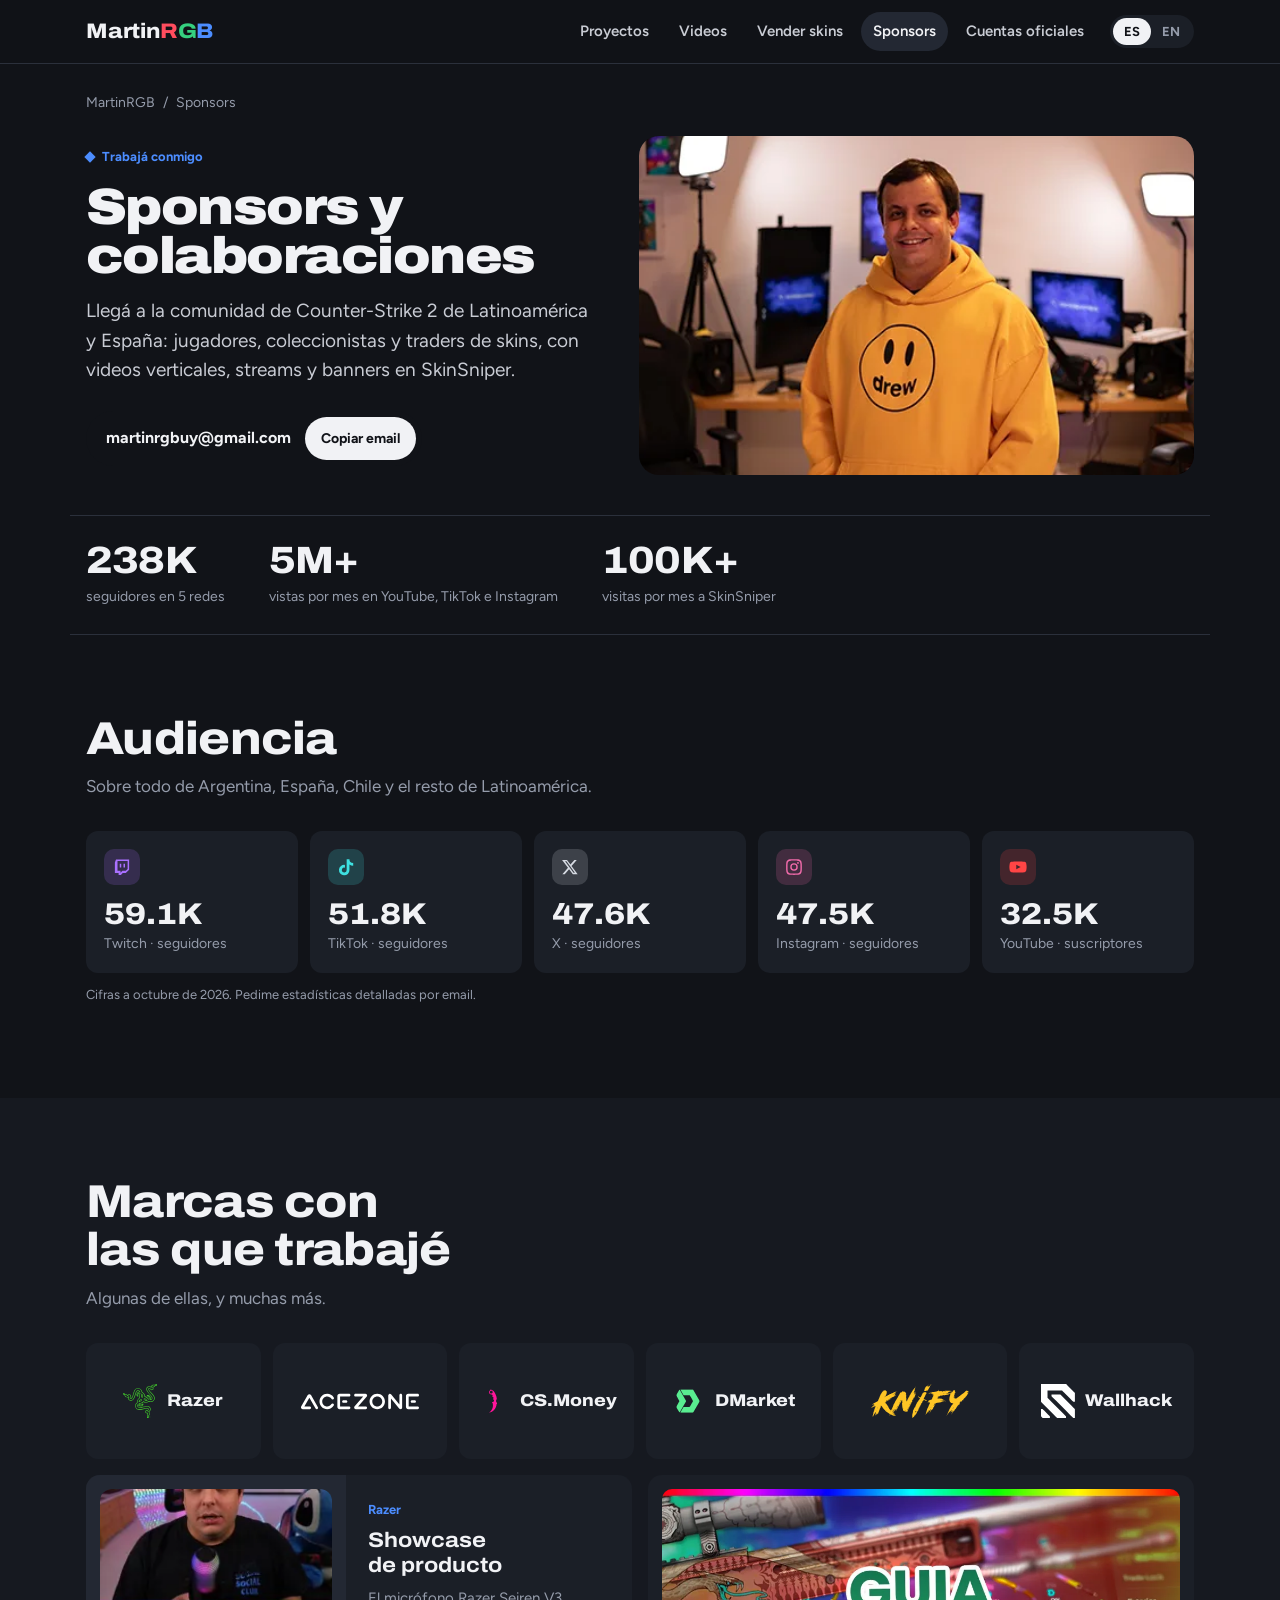
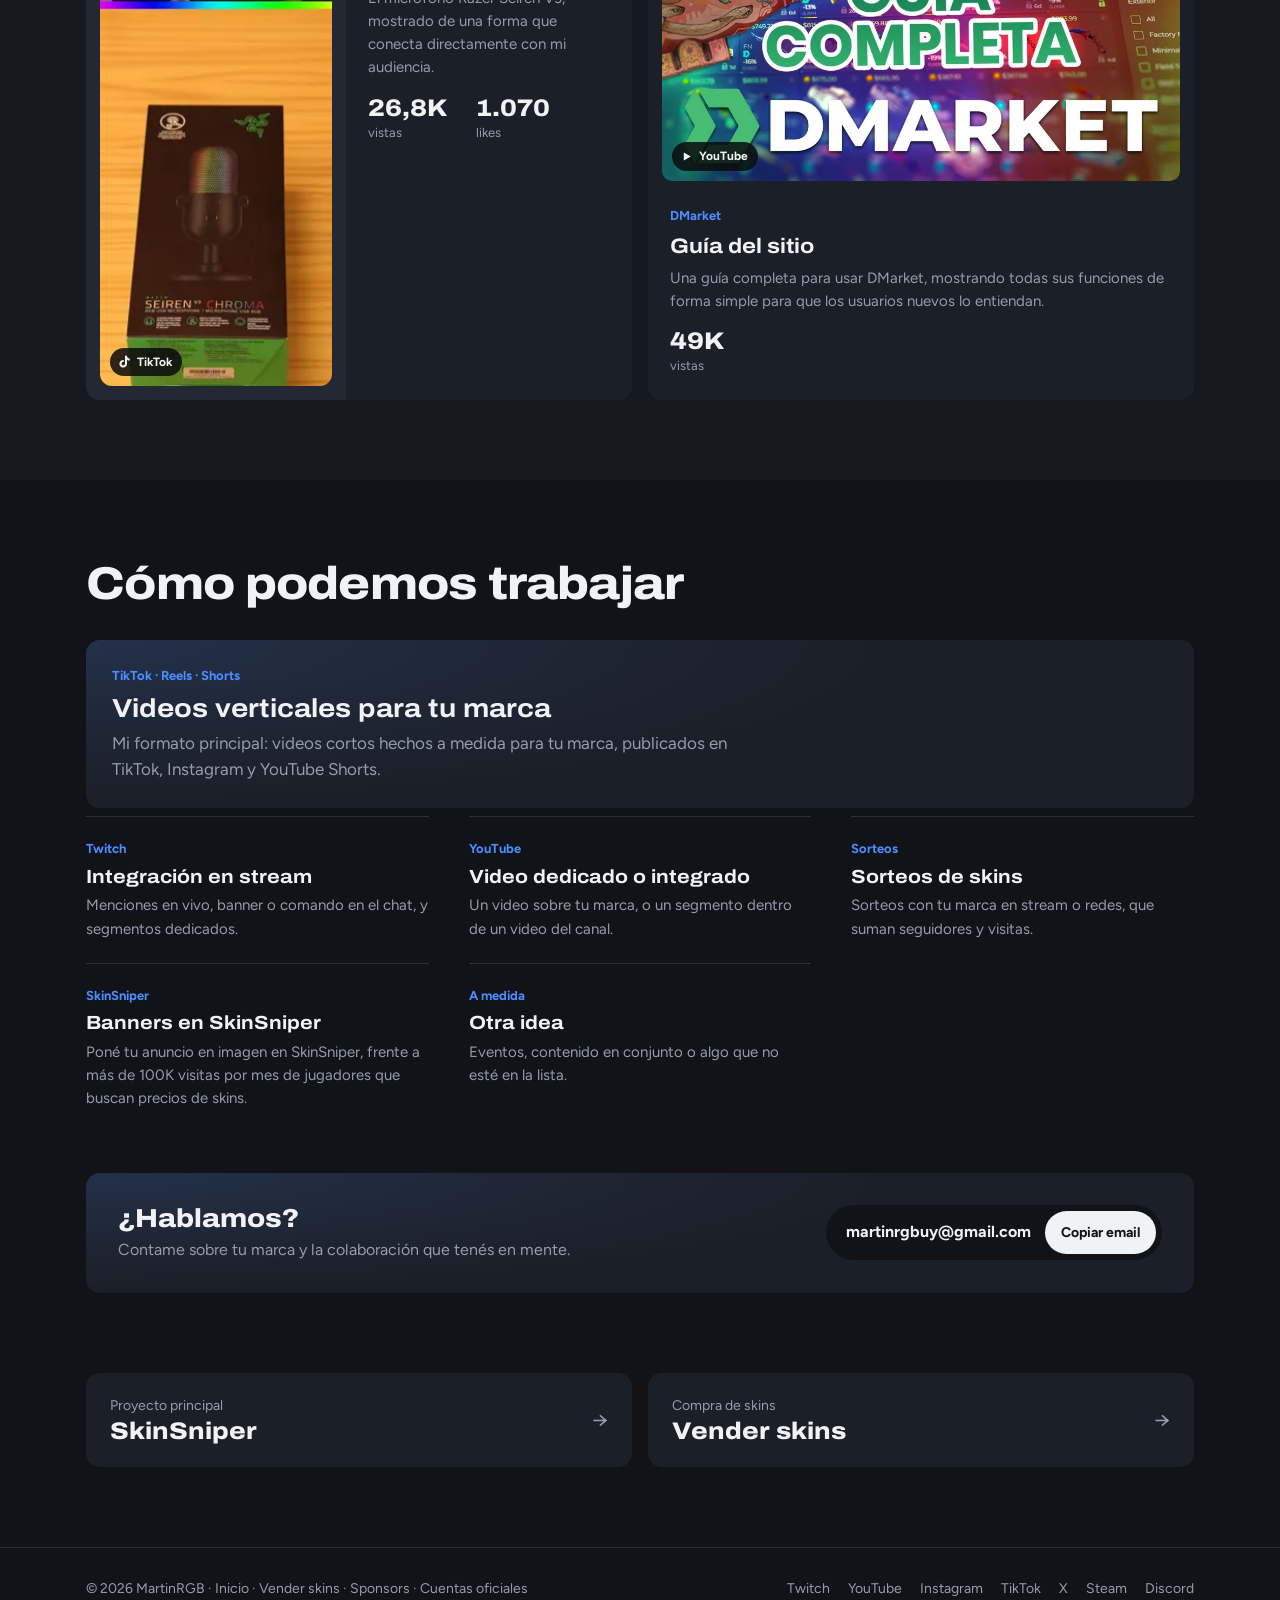
<file: sponsors.html>
<!doctype html>
<html lang="es">
<head>
<meta charset="utf-8">
<meta name="viewport" content="width=device-width, initial-scale=1, viewport-fit=cover">
<title>Sponsors · MartinRGB</title>
<meta name="title-en" content="Sponsors · MartinRGB">
<link rel="icon" href="favicon.ico" sizes="any">
<link rel="icon" href="favicon-32.png" type="image/png" sizes="32x32">
<link rel="apple-touch-icon" href="apple-touch-icon.png">
<link rel="preconnect" href="https://fonts.googleapis.com">
<link rel="preconnect" href="https://fonts.gstatic.com" crossorigin>
<link rel="stylesheet" href="https://fonts.googleapis.com/css2?family=Archivo:wdth,wght@100..125,600..900&family=Figtree:wght@400;500;600;700&display=swap">
<link rel="stylesheet" href="assets/site.css">
<meta name="description" content="Sponsors y colaboraciones con MartinRGB: videos verticales, streams y banners en SkinSniper.">
<meta property="og:title" content="MartinRGB">
<meta property="og:description" content="Sponsors y colaboraciones con MartinRGB: videos verticales, streams y banners en SkinSniper.">
<meta property="og:image" content="https://martinrgb.com/img/og.jpg">
<meta property="og:type" content="website">
<meta name="theme-color" content="#111318">
</head>
<body>
<header class="site">
  <div class="wrap bar">
    <a class="logo" href="index.html" aria-label="MartinRGB"><span>Martin</span><span>R</span><span>G</span><span>B</span></a>
    <nav class="menu" id="menu" aria-label="Menu"><a href="index.html#proyectos"><span class="es">Proyectos</span><span class="en">Projects</span></a><a href="index.html#videos"><span class="es">Videos</span><span class="en">Videos</span></a><a href="vender-skins.html"><span class="es">Vender skins</span><span class="en">Sell skins</span></a><a href="sponsors.html" aria-current="page">Sponsors</a><a href="cuentas-oficiales.html"><span class="es">Cuentas oficiales</span><span class="en">Official accounts</span></a></nav>
    <div class="lang" role="group" aria-label="Idioma / Language"><button type="button" data-set="es" aria-pressed="true">ES</button><button type="button" data-set="en" aria-pressed="false">EN</button></div>
    <button type="button" class="burger" aria-controls="menu" aria-expanded="false" aria-label="Menu"><svg viewBox="0 0 24 24" fill="none" stroke="currentColor" stroke-width="2" stroke-linecap="round"><path d="M4 7h16M4 12h16M4 17h16"/></svg></button>
  </div>
</header>
<main id="top">

<div class="wrap crumbs"><a href="index.html">MartinRGB</a><span>/</span><span>Sponsors</span></div>
<div class="wrap sub-hero">
  <div>
    <span class="rarity" style="--rar: var(--b)"><span class="es">Trabajá conmigo</span><span class="en">Work with me</span></span>
    <h1><span class="es">Sponsors y colaboraciones</span><span class="en">Sponsors and collabs</span></h1>
    <p class="intro"><span class="es">Llegá a la comunidad de Counter-Strike 2 de Latinoamérica y España: jugadores, coleccionistas y traders de skins, con videos verticales, streams y banners en SkinSniper.</span><span class="en">Reach the Counter-Strike 2 community in Latin America and Spain: players, collectors and skin traders, through vertical videos, streams and banners on SkinSniper.</span></p>
    <div class="mail"><span class="addr" id="email2">martinrgbuy@gmail.com</span><button type="button" data-copy="email2"><span class="es">Copiar email</span><span class="en">Copy email</span></button></div>
  </div>
  <div class="photo"><img src="img/martin.webp" alt="" width="489" height="339"></div>
</div>
<section style="padding-top:0">
  <div class="wrap facts">
    <div><b data-count="total">238K</b><span><span class="es">seguidores en 5 redes</span><span class="en">followers on 5 platforms</span></span></div>
    <div><b data-count="monthlyViews" data-plus>5M+</b><span><span class="es">vistas por mes en YouTube, TikTok e Instagram</span><span class="en">monthly views on YouTube, TikTok and Instagram</span></span></div>
    <div><b data-count="monthlyVisits" data-plus>100K+</b><span><span class="es">visitas por mes a SkinSniper</span><span class="en">SkinSniper visits a month</span></span></div>
  </div>
</section>
<section style="padding-top:0">
  <div class="wrap">
    <div class="sec-head"><div><h2><span class="es">Audiencia</span><span class="en">Audience</span></h2><p><span class="es">Sobre todo de Argentina, España, Chile y el resto de Latinoamérica.</span><span class="en">Mostly from Argentina, Spain, Chile and the rest of Latin America.</span></p></div></div>
    <div class="audience">
      <div class="aud twitch"><span class="badge"><svg viewBox="0 0 24 24" aria-hidden="true"><path d="M4 2 2.5 6v14h5v2.5h3L13 20h4l4.5-4.5V2H4Zm15.5 12.5L17 17h-4.5L10 19.5V17H6V4h13.5v10.5ZM16 7.5h-2v5h2v-5Zm-5 0H9v5h2v-5Z"/></svg></span><b data-count="twitch">59.1K</b><span>Twitch · <span class="es">seguidores</span><span class="en">followers</span></span></div>
      <div class="aud tt"><span class="badge"><svg viewBox="0 0 24 24" aria-hidden="true"><path d="M16.6 1.5h-3.7v14.6a3.2 3.2 0 1 1-2.3-3.1V9.2a7 7 0 1 0 6 6.9V8.7a8.5 8.5 0 0 0 5 1.6V6.6a5 5 0 0 1-5-5.1Z"/></svg></span><b data-count="tiktok">51.8K</b><span>TikTok · <span class="es">seguidores</span><span class="en">followers</span></span></div>
      <div class="aud x"><span class="badge"><svg viewBox="0 0 24 24" aria-hidden="true"><path d="M17.8 2.5h3.2l-7 8 8.2 11h-6.4l-5-6.6-5.8 6.6H1.8l7.5-8.6L1.4 2.5H8l4.6 6 5.2-6Zm-1.1 17h1.8L7.3 4.3H5.4l11.3 15.2Z"/></svg></span><b data-count="x">47.6K</b><span>X · <span class="es">seguidores</span><span class="en">followers</span></span></div>
      <div class="aud ig"><span class="badge"><svg viewBox="0 0 24 24" aria-hidden="true"><path d="M12 7a5 5 0 1 0 0 10 5 5 0 0 0 0-10Zm0 8.2a3.2 3.2 0 1 1 0-6.4 3.2 3.2 0 0 1 0 6.4ZM17.3 5.4a1.2 1.2 0 1 0 0 2.4 1.2 1.2 0 0 0 0-2.4ZM12 1.5c-2.9 0-3.2 0-4.3.1C3.4 1.8 1.8 3.4 1.6 7.7 1.5 8.8 1.5 9.1 1.5 12s0 3.2.1 4.3c.2 4.3 1.8 5.9 6.1 6.1 1.1.1 1.4.1 4.3.1s3.2 0 4.3-.1c4.3-.2 5.9-1.8 6.1-6.1.1-1.1.1-1.4.1-4.3s0-3.2-.1-4.3c-.2-4.3-1.8-5.9-6.1-6.1-1.1-.1-1.4-.1-4.3-.1Zm0 1.9c2.8 0 3.1 0 4.2.1 2.9.1 4.2 1.5 4.3 4.3.1 1.1.1 1.4.1 4.2s0 3.1-.1 4.2c-.1 2.8-1.4 4.2-4.3 4.3-1.1.1-1.4.1-4.2.1s-3.1 0-4.2-.1c-2.9-.1-4.2-1.5-4.3-4.3-.1-1.1-.1-1.4-.1-4.2s0-3.1.1-4.2C3.6 4.9 5 3.6 7.8 3.5c1.1-.1 1.4-.1 4.2-.1Z"/></svg></span><b data-count="instagram">47.5K</b><span>Instagram · <span class="es">seguidores</span><span class="en">followers</span></span></div>
      <div class="aud yt"><span class="badge"><svg viewBox="0 0 24 24" aria-hidden="true"><path d="M23 7.2a3 3 0 0 0-2.1-2.1C19 4.6 12 4.6 12 4.6s-7 0-8.9.5A3 3 0 0 0 1 7.2 31 31 0 0 0 .5 12a31 31 0 0 0 .5 4.8 3 3 0 0 0 2.1 2.1c1.9.5 8.9.5 8.9.5s7 0 8.9-.5a3 3 0 0 0 2.1-2.1 31 31 0 0 0 .5-4.8 31 31 0 0 0-.5-4.8ZM9.7 15.1V8.9l5.8 3.1-5.8 3.1Z"/></svg></span><b data-count="youtube">32.5K</b><span>YouTube · <span class="es">suscriptores</span><span class="en">subscribers</span></span></div>
    </div>
    <p class="asof"><span class="es">Cifras a octubre de 2026. Pedime estadísticas detalladas por email.</span><span class="en">Figures as of October 2026. Email me for detailed stats.</span></p>
  </div>
</section>
<section class="band">
  <div class="wrap">
    <div class="sec-head"><div><h2><span class="es">Marcas con las que trabajé</span><span class="en">Brands I&rsquo;ve worked with</span></h2><p><span class="es">Algunas de ellas, y muchas más.</span><span class="en">Some of them, and many more.</span></p></div></div>
    <div class="logos"><div class="brand" title="Razer"><img src="img/brands/razer.svg" alt="Razer" class="mark"><span>Razer</span></div><div class="brand" title="Acezone"><img src="img/brands/acezone.svg" alt="Acezone" class="word"></div><div class="brand" title="CS.Money"><img src="img/brands/csmoney.svg" alt="CS.Money" class="mark"><span>CS.Money</span></div><div class="brand" title="DMarket"><img src="img/brands/dmarket.svg" alt="DMarket" class="mark"><span>DMarket</span></div><div class="brand" title="Knify"><img src="img/brands/knify.svg" alt="Knify" class="word"></div><div class="brand" title="Wallhack"><img src="img/brands/wallhack.svg" alt="Wallhack" class="mark"><span>Wallhack</span></div></div>
    <div class="cases">
      <a class="case vertical" href="https://www.tiktok.com/@martinrgb/video/7667707364144975124" target="_blank" rel="noopener">
        <div class="vframe"><div class="thumb vt"><img src="img/tiktok/7667707364144975124.webp" alt="" loading="lazy"><span class="play"><svg viewBox="0 0 24 24" aria-hidden="true"><path d="M16.6 1.5h-3.7v14.6a3.2 3.2 0 1 1-2.3-3.1V9.2a7 7 0 1 0 6 6.9V8.7a8.5 8.5 0 0 0 5 1.6V6.6a5 5 0 0 1-5-5.1Z"/></svg>TikTok</span></div></div>
        <div class="body"><span class="who">Razer</span><h3><span class="es">Showcase de producto</span><span class="en">Product showcase</span></h3><p><span class="es">El micrófono Razer Seiren V3, mostrado de una forma que conecta directamente con mi audiencia.</span><span class="en">The Razer Seiren V3 microphone, shown in a way that resonates directly with my audience.</span></p>
        <div class="result"><div><b>26,8K</b><span><span class="es">vistas</span><span class="en">views</span></span></div><div><b>1.070</b><span>likes</span></div></div></div>
      </a>
      <a class="case horizontal" href="https://www.youtube.com/watch?v=9wCtnxf902w" target="_blank" rel="noopener">
        <div class="vframe"><div class="thumb"><img src="img/videos/9wCtnxf902w.webp" alt="" loading="lazy"><span class="play"><svg viewBox="0 0 24 24" aria-hidden="true"><path d="M7 4.5v15l13-7.5z"/></svg>YouTube</span></div></div>
        <div class="body"><span class="who">DMarket</span><h3><span class="es">Guía del sitio</span><span class="en">Website guide</span></h3><p><span class="es">Una guía completa para usar DMarket, mostrando todas sus funciones de forma simple para que los usuarios nuevos lo entiendan.</span><span class="en">A complete guide to using DMarket, showing all its features in a simple way new users can understand.</span></p>
        <div class="result"><div><b>49K</b><span><span class="es">vistas</span><span class="en">views</span></span></div></div></div>
      </a>
    </div>
  </div>
</section>
<section>
  <div class="wrap">
    <div class="sec-head"><div><h2><span class="es">Cómo podemos trabajar</span><span class="en">How we can work together</span></h2></div></div>
    <div class="formats">
      <div class="format main"><span class="where">TikTok · Reels · Shorts</span><h3><span class="es">Videos verticales para tu marca</span><span class="en">Vertical videos for your brand</span></h3><p><span class="es">Mi formato principal: videos cortos hechos a medida para tu marca, publicados en TikTok, Instagram y YouTube Shorts.</span><span class="en">My main format: short videos made for your brand, posted on TikTok, Instagram and YouTube Shorts.</span></p></div>
      <div class="format"><span class="where">Twitch</span><h3><span class="es">Integración en stream</span><span class="en">Stream integration</span></h3><p><span class="es">Menciones en vivo, banner o comando en el chat, y segmentos dedicados.</span><span class="en">Live mentions, an on-screen banner or chat command, and dedicated segments.</span></p></div>
      <div class="format"><span class="where">YouTube</span><h3><span class="es">Video dedicado o integrado</span><span class="en">Dedicated or integrated video</span></h3><p><span class="es">Un video sobre tu marca, o un segmento dentro de un video del canal.</span><span class="en">A video about your brand, or a segment inside a regular video.</span></p></div>
      <div class="format"><span class="where"><span class="es">Sorteos</span><span class="en">Giveaways</span></span><h3><span class="es">Sorteos de skins</span><span class="en">Skin giveaways</span></h3><p><span class="es">Sorteos con tu marca en stream o redes, que suman seguidores y visitas.</span><span class="en">Branded giveaways on stream or socials that bring follows and traffic.</span></p></div>
      <div class="format"><span class="where">SkinSniper</span><h3><span class="es">Banners en SkinSniper</span><span class="en">Banner ads on SkinSniper</span></h3><p><span class="es">Poné tu anuncio en imagen en SkinSniper, frente a más de 100K visitas por mes de jugadores que buscan precios de skins.</span><span class="en">Place an image ad on SkinSniper, in front of 100K+ monthly visits from players checking skin prices.</span></p></div>
      <div class="format"><span class="where"><span class="es">A medida</span><span class="en">Custom</span></span><h3><span class="es">Otra idea</span><span class="en">Something else</span></h3><p><span class="es">Eventos, contenido en conjunto o algo que no esté en la lista.</span><span class="en">Events, joint content or anything not on this list.</span></p></div>
    </div>
    <div class="callout" style="--rar: var(--b); margin-top: 40px">
      <div><h3><span class="es">¿Hablamos?</span><span class="en">Let’s talk</span></h3><p><span class="es">Contame sobre tu marca y la colaboración que tenés en mente.</span><span class="en">Tell me about your brand and the collaboration you have in mind.</span></p></div>
      <div class="mail"><span class="addr" id="email3">martinrgbuy@gmail.com</span><button type="button" data-copy="email3"><span class="es">Copiar email</span><span class="en">Copy email</span></button></div>
    </div>
  </div>
</section>
<section style="padding-top:0"><div class="wrap next"><a href="skinsniper.html"><span><small><span class="es">Proyecto principal</span><span class="en">Main project</span></small><b>SkinSniper</b></span></a><a href="vender-skins.html"><span><small><span class="es">Compra de skins</span><span class="en">Skin buying</span></small><b><span class="es">Vender skins</span><span class="en">Sell skins</span></b></span></a></div></section>

</main>
<footer class="site">
  <div class="wrap foot">
    <span>© 2026 MartinRGB · <a href="index.html"><span class="es">Inicio</span><span class="en">Home</span></a> · <a href="vender-skins.html"><span class="es">Vender skins</span><span class="en">Sell skins</span></a> · <a href="sponsors.html">Sponsors</a> · <a href="cuentas-oficiales.html"><span class="es">Cuentas oficiales</span><span class="en">Official accounts</span></a></span>
    <nav aria-label="Social"><a href="https://twitch.tv/martinrgb" target="_blank" rel="noopener">Twitch</a><a href="https://youtube.com/@MartinRGB" target="_blank" rel="noopener">YouTube</a><a href="https://instagram.com/martinrgb_" target="_blank" rel="noopener">Instagram</a><a href="https://tiktok.com/@martinrgb" target="_blank" rel="noopener">TikTok</a><a href="https://x.com/Martin_RGB" target="_blank" rel="noopener">X</a><a href="https://steamcommunity.com/profiles/76561198803770628/" target="_blank" rel="noopener">Steam</a><a href="https://martinrgb.info/discord" target="_blank" rel="noopener">Discord</a></nav>
  </div>
</footer>
<script src="assets/site.js"></script>
</body>
</html>
</file>
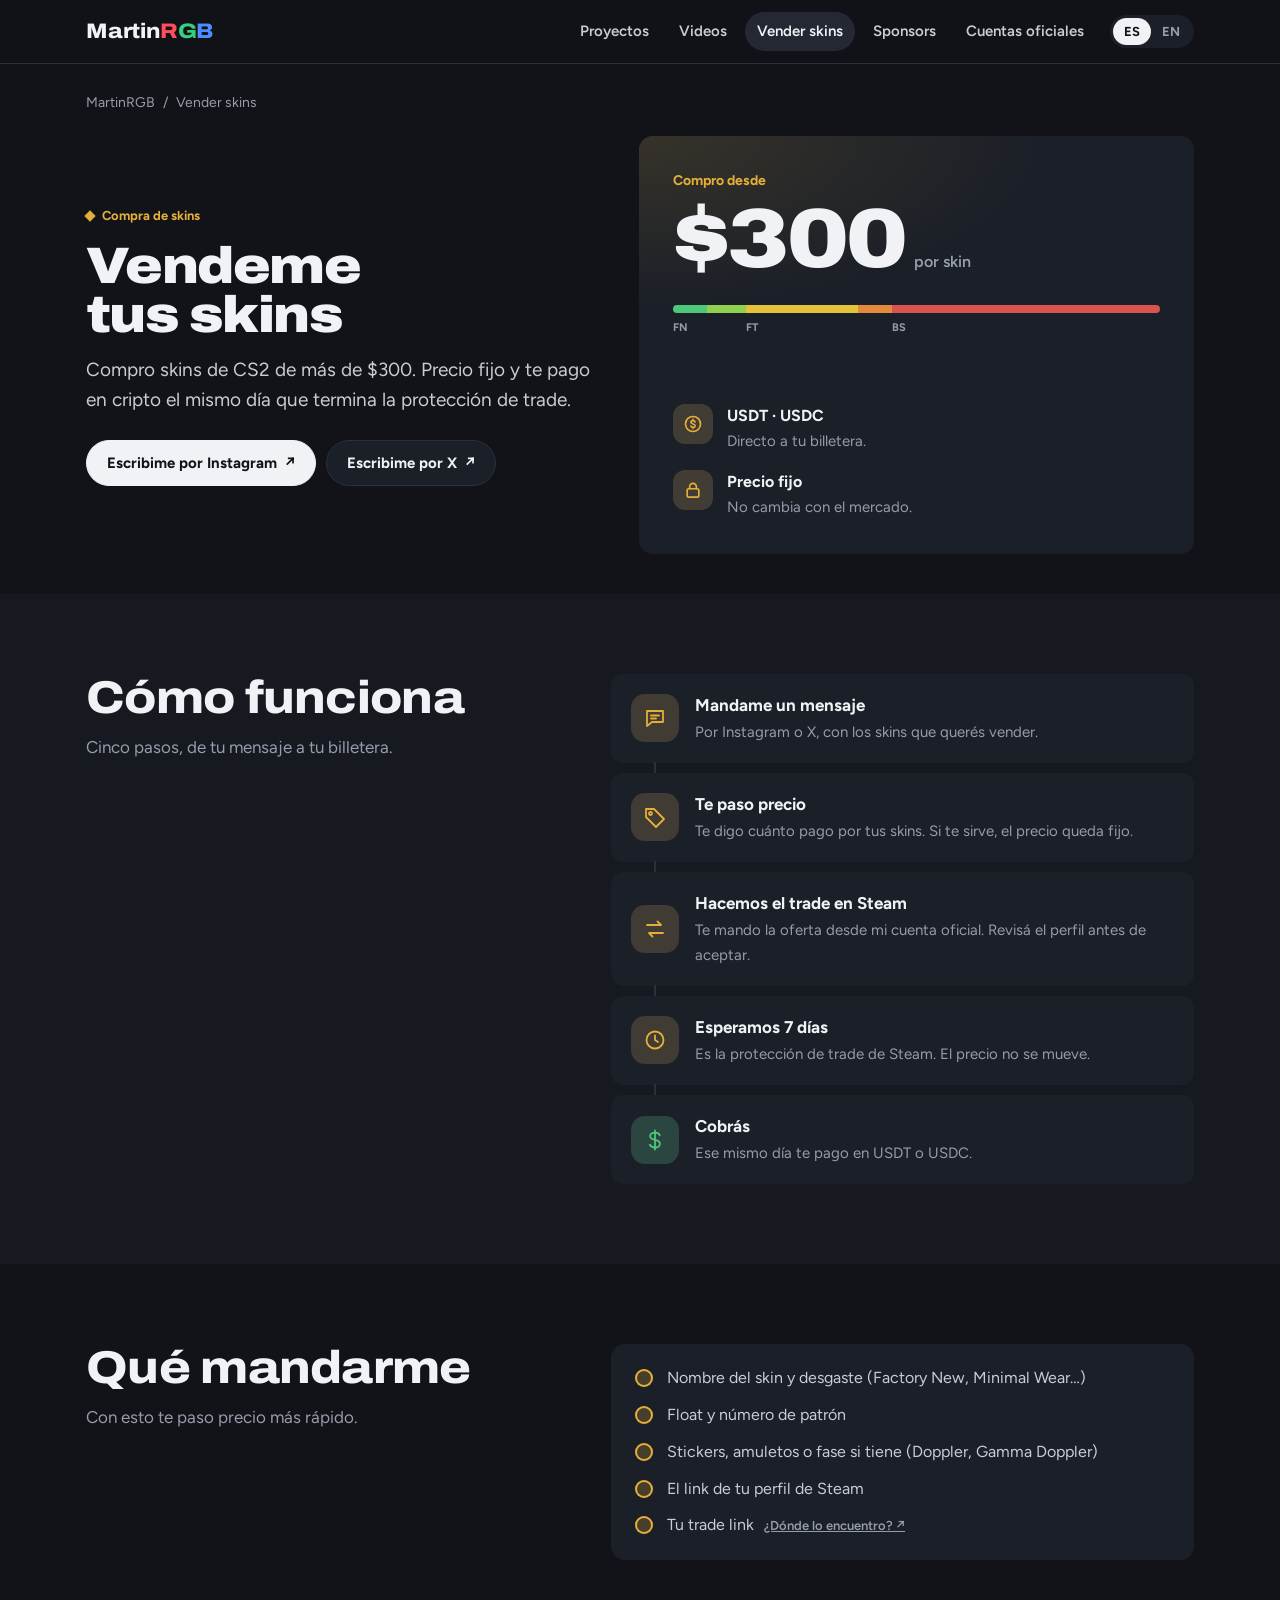
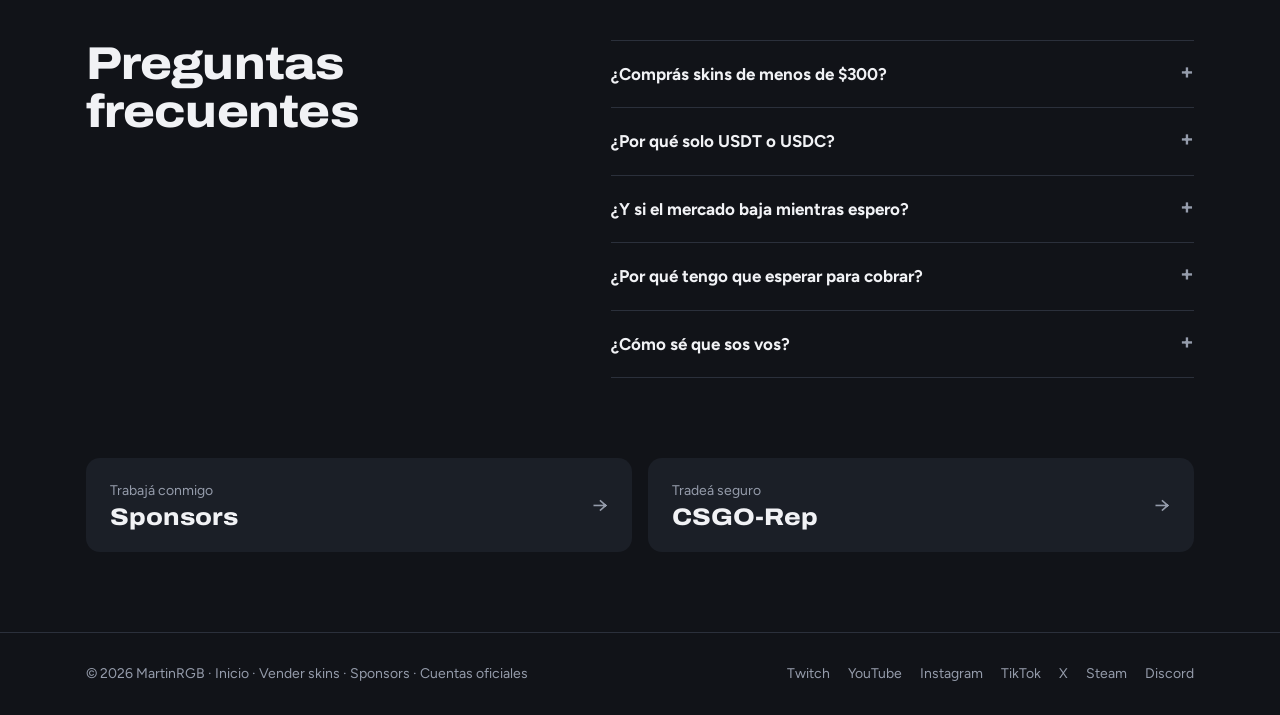
<file: vender-skins.html>
<!doctype html>
<html lang="es">
<head>
<meta charset="utf-8">
<meta name="viewport" content="width=device-width, initial-scale=1, viewport-fit=cover">
<title>Vender skins · MartinRGB</title>
<meta name="title-en" content="Sell skins · MartinRGB">
<link rel="icon" href="favicon.ico" sizes="any">
<link rel="icon" href="favicon-32.png" type="image/png" sizes="32x32">
<link rel="apple-touch-icon" href="apple-touch-icon.png">
<link rel="preconnect" href="https://fonts.googleapis.com">
<link rel="preconnect" href="https://fonts.gstatic.com" crossorigin>
<link rel="stylesheet" href="https://fonts.googleapis.com/css2?family=Archivo:wdth,wght@100..125,600..900&family=Figtree:wght@400;500;600;700&display=swap">
<link rel="stylesheet" href="assets/site.css">
<meta name="description" content="Vendele tus skins de CS2 a MartinRGB. Precio fijo, pago en USDT o USDC.">
<meta property="og:title" content="MartinRGB">
<meta property="og:description" content="Vendele tus skins de CS2 a MartinRGB. Precio fijo, pago en USDT o USDC.">
<meta property="og:image" content="https://martinrgb.com/img/og.jpg">
<meta property="og:type" content="website">
<meta name="theme-color" content="#111318">
</head>
<body>
<header class="site">
  <div class="wrap bar">
    <a class="logo" href="index.html" aria-label="MartinRGB"><span>Martin</span><span>R</span><span>G</span><span>B</span></a>
    <nav class="menu" id="menu" aria-label="Menu"><a href="index.html#proyectos"><span class="es">Proyectos</span><span class="en">Projects</span></a><a href="index.html#videos"><span class="es">Videos</span><span class="en">Videos</span></a><a href="vender-skins.html" aria-current="page"><span class="es">Vender skins</span><span class="en">Sell skins</span></a><a href="sponsors.html">Sponsors</a><a href="cuentas-oficiales.html"><span class="es">Cuentas oficiales</span><span class="en">Official accounts</span></a></nav>
    <div class="lang" role="group" aria-label="Idioma / Language"><button type="button" data-set="es" aria-pressed="true">ES</button><button type="button" data-set="en" aria-pressed="false">EN</button></div>
    <button type="button" class="burger" aria-controls="menu" aria-expanded="false" aria-label="Menu"><svg viewBox="0 0 24 24" fill="none" stroke="currentColor" stroke-width="2" stroke-linecap="round"><path d="M4 7h16M4 12h16M4 17h16"/></svg></button>
  </div>
</header>
<main id="top">

<div class="wrap crumbs"><a href="index.html">MartinRGB</a><span>/</span><span><span class="es">Vender skins</span><span class="en">Sell skins</span></span></div>
<div class="wrap sub-hero">
  <div>
    <span class="rarity" style="--rar: var(--gold)"><span class="es">Compra de skins</span><span class="en">Skin buying</span></span>
    <h1><span class="es">Vendeme tus skins</span><span class="en">Sell me your skins</span></h1>
    <p class="intro"><span class="es">Compro skins de CS2 de más de $300. Precio fijo y te pago en cripto el mismo día que termina la protección de trade.</span><span class="en">I buy CS2 skins worth over $300. Fixed price, paid in crypto the day trade protection ends.</span></p>
    <div class="cta"><a class="btn primary" href="https://instagram.com/martinrgb_" target="_blank" rel="noopener"><span class="es">Escribime por Instagram</span><span class="en">DM me on Instagram</span> ↗</a><a class="btn" href="https://x.com/Martin_RGB" target="_blank" rel="noopener"><span class="es">Escribime por X</span><span class="en">DM me on X</span> ↗</a></div>
  </div>
  <div class="trade" style="grid-template-columns:minmax(0,1fr)">
    <div class="left">
      <div class="offer-label"><span class="es">Compro desde</span><span class="en">I buy from</span></div>
      <div class="min">$300<small><span class="es">por skin</span><span class="en">per skin</span></small></div>
      <div class="wear" aria-hidden="true"><div class="scale"><i></i><i></i><i></i><i></i><i></i></div><div class="labels"><span>FN</span><span></span><span>FT</span><span></span><span>BS</span></div></div>
    </div>
    <div class="right">
      <ul class="terms">
        <li><span class="ic"><svg viewBox="0 0 24 24"><circle cx="12" cy="12" r="9"/><path d="M14.5 9.5c-.4-1-1.4-1.5-2.5-1.5-1.5 0-2.5.8-2.5 2s1 1.7 2.5 2 2.5.8 2.5 2-1 2-2.5 2c-1.1 0-2.1-.5-2.5-1.5M12 6.5V8m0 8v1.5"/></svg></span><div><b>USDT · USDC</b><span><span class="es">Directo a tu billetera.</span><span class="en">Straight to your wallet.</span></span></div></li>
        <li><span class="ic"><svg viewBox="0 0 24 24"><rect x="5" y="10.5" width="14" height="10" rx="2"/><path d="M8 10.5V8a4 4 0 0 1 8 0v2.5"/></svg></span><div><b><span class="es">Precio fijo</span><span class="en">Locked price</span></b><span><span class="es">No cambia con el mercado.</span><span class="en">Doesn’t move with the market.</span></span></div></li>
      </ul>
    </div>
  </div>
</div>
<section class="band">
  <div class="wrap split" style="--rar: var(--gold)">
    <div><h2><span class="es">Cómo funciona</span><span class="en">How it works</span></h2><p class="note" style="margin-top:12px;font-size:17px"><span class="es">Cinco pasos, de tu mensaje a tu billetera.</span><span class="en">Five steps, from your message to your wallet.</span></p></div>
    <ol class="steps icons">
      <li><span class="fic"><svg viewBox="0 0 24 24"><path d="M4 5h16v11H9l-5 4V5Z"/><path d="M8 9.5h8M8 12.5h5"/></svg></span><div><b><span class="es">Mandame un mensaje</span><span class="en">Send me a message</span></b><span><span class="es">Por Instagram o X, con los skins que querés vender.</span><span class="en">On Instagram or X, with the skins you want to sell.</span></span></div></li>
      <li><span class="fic"><svg viewBox="0 0 24 24"><path d="M3 12V4h8l10 10-8 8L3 12Z"/><circle cx="7.5" cy="8.5" r="1.5"/></svg></span><div><b><span class="es">Te paso precio</span><span class="en">Get my offer</span></b><span><span class="es">Te digo cuánto pago por tus skins. Si te sirve, el precio queda fijo.</span><span class="en">I tell you what I&rsquo;ll pay for your skins. If you&rsquo;re happy, the price is locked in.</span></span></div></li>
      <li><span class="fic"><svg viewBox="0 0 24 24"><path d="M4 8h14l-3.5-3.5M20 16H6l3.5 3.5"/></svg></span><div><b><span class="es">Hacemos el trade en Steam</span><span class="en">We trade on Steam</span></b><span><span class="es">Te mando la oferta desde mi cuenta oficial. Revisá el perfil antes de aceptar.</span><span class="en">I send the offer from my official account. Check the profile before accepting.</span></span></div></li>
      <li><span class="fic"><svg viewBox="0 0 24 24"><circle cx="12" cy="12" r="8.5"/><path d="M12 7.5V12l3 2"/></svg></span><div><b><span class="es">Esperamos 7 días</span><span class="en">We wait 7 days</span></b><span><span class="es">Es la protección de trade de Steam. El precio no se mueve.</span><span class="en">That&rsquo;s Steam&rsquo;s trade protection. The price doesn&rsquo;t move.</span></span></div></li>
      <li class="last"><span class="fic"><svg viewBox="0 0 24 24"><path d="M12 2.5v19M16.8 7.2C16.1 5.6 14.4 4.6 12 4.6c-2.8 0-4.8 1.4-4.8 3.6 0 2.3 2.1 3.1 4.8 3.7 2.8.6 4.9 1.5 4.9 3.8 0 2.2-2.1 3.8-4.9 3.8-2.5 0-4.4-1.1-5.1-2.9"/></svg></span><div><b><span class="es">Cobrás</span><span class="en">You get paid</span></b><span><span class="es">Ese mismo día te pago en USDT o USDC.</span><span class="en">That same day I pay you in USDT or USDC.</span></span></div></li>
    </ol>
  </div>
</section>
<section>
  <div class="wrap split">
    <div><h2><span class="es">Qué mandarme</span><span class="en">What to send me</span></h2><p class="note" style="margin-top:12px;font-size:17px"><span class="es">Con esto te paso precio más rápido.</span><span class="en">This gets you a quote faster.</span></p></div>
    <ul class="checklist">
      <li><span class="es">Nombre del skin y desgaste (Factory New, Minimal Wear…)</span><span class="en">Skin name and wear (Factory New, Minimal Wear…)</span></li>
      <li><span class="es">Float y número de patrón</span><span class="en">Float and pattern number</span></li>
      <li><span class="es">Stickers, amuletos o fase si tiene (Doppler, Gamma Doppler)</span><span class="en">Stickers, charms or phase if any (Doppler, Gamma Doppler)</span></li>
      <li><span class="es">El link de tu perfil de Steam</span><span class="en">Your Steam profile link</span></li>
      <li><span><span class="es">Tu trade link</span><span class="en">Your trade link</span> <a class="help" href="https://steamcommunity.com/my/tradeoffers/privacy" target="_blank" rel="noopener"><span class="es">¿Dónde lo encuentro?</span><span class="en">Where do I find it?</span> ↗</a></span></li>
    </ul>
  </div>
</section>
<section style="padding-top:0">
  <div class="wrap split">
    <h2><span class="es">Preguntas frecuentes</span><span class="en">Questions</span></h2>
    <div><details class="faq"><summary><span class="es">¿Comprás skins de menos de $300?</span><span class="en">Do you buy skins under $300?</span></summary><p><span class="es">Sí, como parte de un trade más grande. Si la mayoría de lo que vendés son skins de más de $300, puedo sumar los más baratos al mismo trade.</span><span class="en">Yes, as part of a bigger trade. If most of what you&rsquo;re selling is worth over $300 each, I can add cheaper skins to the same trade.</span></p></details><details class="faq"><summary><span class="es">¿Por qué solo USDT o USDC?</span><span class="en">Why only USDT or USDC?</span></summary><p><span class="es">Son rápidas, funcionan en cualquier país y no tienen contracargos. Te las puedo mandar a cualquier billetera personal, exchange o app: tu propia billetera, Binance, Lemon, Belo, AstroPay y más.</span><span class="en">They’re fast, work in any country and have no chargebacks. I can send them to any personal wallet, exchange or app: your own wallet, Binance, Lemon, Belo, AstroPay and more.</span></p></details><details class="faq"><summary><span class="es">¿Y si el mercado baja mientras espero?</span><span class="en">What if the market drops while I wait?</span></summary><p><span class="es">No pasa nada. Cobrás el precio que acordamos, aunque el skin baje (o suba) en esos días.</span><span class="en">Nothing changes. You get the price we agreed, even if the skin drops (or rises) in those days.</span></p></details><details class="faq"><summary><span class="es">¿Por qué tengo que esperar para cobrar?</span><span class="en">Why do I have to wait to get paid?</span></summary><p><span class="es">Steam deja revertir un trade durante 7 días. Te pago el mismo día en que termina esa protección, cuando el trade ya es definitivo.</span><span class="en">Steam lets a trade be reversed for 7 days. I pay you the day that protection ends, once the trade is final.</span></p></details><details class="faq"><summary><span class="es">¿Cómo sé que sos vos?</span><span class="en">How do I know it’s really you?</span></summary><p><span class="es">Todos los trades se hacen con mi cuenta oficial de Steam. Desconfiá de cualquiera que te escriba primero diciendo ser yo: ante la duda, revisá la página de <a href="cuentas-oficiales.html">cuentas oficiales</a>.</span><span class="en">Every trade is done with my official Steam account. Be wary of anyone who messages you first claiming to be me: if in doubt, check the <a href="cuentas-oficiales.html">official accounts</a> page.</span></p></details></div>
  </div>
</section>
<section style="padding-top:0"><div class="wrap next"><a href="sponsors.html"><span><small><span class="es">Trabajá conmigo</span><span class="en">Work with me</span></small><b>Sponsors</b></span></a><a href="csgo-rep.html"><span><small><span class="es">Tradeá seguro</span><span class="en">Trade safely</span></small><b>CSGO-Rep</b></span></a></div></section>

</main>
<footer class="site">
  <div class="wrap foot">
    <span>© 2026 MartinRGB · <a href="index.html"><span class="es">Inicio</span><span class="en">Home</span></a> · <a href="vender-skins.html"><span class="es">Vender skins</span><span class="en">Sell skins</span></a> · <a href="sponsors.html">Sponsors</a> · <a href="cuentas-oficiales.html"><span class="es">Cuentas oficiales</span><span class="en">Official accounts</span></a></span>
    <nav aria-label="Social"><a href="https://twitch.tv/martinrgb" target="_blank" rel="noopener">Twitch</a><a href="https://youtube.com/@MartinRGB" target="_blank" rel="noopener">YouTube</a><a href="https://instagram.com/martinrgb_" target="_blank" rel="noopener">Instagram</a><a href="https://tiktok.com/@martinrgb" target="_blank" rel="noopener">TikTok</a><a href="https://x.com/Martin_RGB" target="_blank" rel="noopener">X</a><a href="https://steamcommunity.com/profiles/76561198803770628/" target="_blank" rel="noopener">Steam</a><a href="https://martinrgb.info/discord" target="_blank" rel="noopener">Discord</a></nav>
  </div>
</footer>
<script src="assets/site.js"></script>
</body>
</html>
</file>
<file: assets/site.css>
/* MartinRGB — a creator's home on the web, in CS2's own visual language:
   inventory tiles with rarity colors, wear bars, trade-offer layout.
   Friendly type, photos and real thumbnails first; no dev-style labels. */
:root {
  color-scheme: dark;
  --bg: #111318;
  --bg-2: #161920;
  --panel: #1b1f27;
  --panel-2: #232833;
  --line: #2b303b;
  --fg: #f1f2f5;
  --soft: #c9ccd4;
  --muted: #959cab;
  --covert: #eb4b4b;
  --classified: #d32ce6;
  --restricted: #8847ff;
  --gold: #e4ae39;
  --ok: #4fc77a;
  --r: #ff4d5e; --g: #35d07f; --b: #4c8dff;
  --display: "Archivo", "Arial Black", system-ui, sans-serif;
  --body: "Figtree", system-ui, -apple-system, "Segoe UI", sans-serif;
  --radius: 14px;
  padding-top: env(safe-area-inset-top, 0px);
  padding-bottom: env(safe-area-inset-bottom, 0px);
}
*, *::before, *::after { box-sizing: border-box; }
[hidden] { display: none !important; }
html { -webkit-text-size-adjust: 100%; scroll-behavior: smooth; }
@media (prefers-reduced-motion: reduce) { html { scroll-behavior: auto; } }
body { margin: 0; background: var(--bg); color: var(--fg); font-family: var(--body); font-size: 16px; line-height: 1.55; overflow-x: hidden; }
img { max-width: 100%; }
a { color: inherit; }
:focus-visible { outline: 2px solid var(--b); outline-offset: 3px; border-radius: 6px; }
section[id] { scroll-margin-top: 76px; }

:root:not([data-lang="en"]) .en { display: none !important; }
:root[data-lang="en"] .es { display: none !important; }

.wrap { max-width: 1140px; margin: 0 auto; padding-left: max(16px, env(safe-area-inset-left, 0px)); padding-right: max(16px, env(safe-area-inset-right, 0px)); }
section { padding-block: 80px; }
@media (max-width: 600px) { section { padding-block: 56px; } }

h1, h2, h3 { font-family: var(--display); font-stretch: 112%; text-wrap: balance; margin: 0; }
h2 { font-weight: 800; font-size: clamp(30px, 4.6vw, 46px); line-height: 1.05; letter-spacing: -.015em; }
h3 { font-weight: 700; font-size: 20px; line-height: 1.2; }
.sec-head { display: flex; justify-content: space-between; align-items: end; gap: 16px 32px; flex-wrap: wrap; margin-bottom: 32px; }
.sec-head > div { min-width: 0; max-width: 640px; }
.sec-head p { margin: 10px 0 0; color: var(--muted); font-size: 17px; }
.prose { max-width: 64ch; color: var(--soft); font-size: 17px; }
.prose p { margin: 0 0 16px; }
.prose strong { color: var(--fg); }

.btn { display: inline-flex; align-items: center; justify-content: center; gap: 8px; padding: 13px 20px; border-radius: 999px; font-weight: 700; font-size: 15px; text-decoration: none; border: 1px solid var(--line); background: var(--panel); color: var(--fg); font-family: inherit; cursor: pointer; line-height: 1.2; }
.btn:hover { background: var(--panel-2); }
.btn.primary { background: var(--fg); color: #111318; border-color: var(--fg); }
.btn.primary:hover { background: #fff; }
.cta { display: flex; flex-wrap: wrap; gap: 10px; }
@media (max-width: 420px) { .cta .btn { flex: 1 1 100%; } }
.go { font-weight: 700; font-size: 15px; text-decoration: none; display: inline-flex; gap: 6px; align-items: center; }
.go:hover { text-decoration: underline; text-underline-offset: 4px; }
.go.dim { color: var(--muted); font-weight: 600; }
.links { display: flex; flex-wrap: wrap; gap: 10px 22px; align-items: center; }

body::before { content: ""; position: fixed; inset: 0 0 auto; height: env(safe-area-inset-top, 0px); z-index: 30; background: var(--bg); }
header.site { position: sticky; top: env(safe-area-inset-top, 0px); z-index: 20; background: color-mix(in srgb, var(--bg) 90%, transparent); -webkit-backdrop-filter: blur(12px); backdrop-filter: blur(12px); border-bottom: 1px solid var(--line); }
.bar { display: flex; align-items: center; gap: 14px; padding-block: 12px; }
.logo { font-family: var(--display); font-stretch: 112%; font-weight: 800; font-size: 21px; text-decoration: none; margin-right: auto; white-space: nowrap; letter-spacing: -.01em; }
.logo span:nth-child(2) { color: var(--r); } .logo span:nth-child(3) { color: var(--g); } .logo span:nth-child(4) { color: var(--b); }
.menu { display: flex; gap: 6px; font-size: 15px; font-weight: 600; }
.menu a { text-decoration: none; color: var(--soft); padding: 8px 12px; border-radius: 999px; }
.menu a:hover { background: var(--panel); color: var(--fg); }
.menu a[aria-current="page"] { background: var(--panel-2); color: var(--fg); }
.lang { display: inline-flex; background: var(--panel); border-radius: 999px; padding: 3px; flex: none; }
.lang button { font: 700 13px/1 var(--body); color: var(--muted); background: transparent; border: 0; padding: 7px 11px; border-radius: 999px; cursor: pointer; }
.lang button[aria-pressed="true"] { background: var(--fg); color: #111318; }
.burger { display: none; width: 40px; height: 40px; border: 0; border-radius: 999px; background: var(--panel); color: var(--fg); cursor: pointer; flex: none; place-items: center; }
.burger svg { width: 20px; height: 20px; }
@media (max-width: 1000px) {
  .burger { display: grid; }
  .menu { display: none; position: absolute; left: 0; right: 0; top: 100%; flex-direction: column; gap: 2px; background: var(--bg); border-bottom: 1px solid var(--line); padding: 10px max(12px, env(safe-area-inset-right, 0px)) 16px max(12px, env(safe-area-inset-left, 0px)); }
  .menu.open { display: flex; }
  .menu a { font-size: 18px; padding: 14px 12px; border-radius: 10px; }
}

/* home hero */
.hero { padding-block: 56px 40px; display: grid; grid-template-columns: minmax(0, 1fr) minmax(0, 1fr); gap: 56px; align-items: center; }
.hello { font-size: 18px; font-weight: 600; color: var(--soft); margin: 0 0 6px; }
.hero h1 { font-weight: 900; font-size: clamp(56px, 9vw, 112px); line-height: .9; letter-spacing: .01em; margin-bottom: 22px; }
.rgb { position: relative; display: inline-block; color: var(--b); }
.rgb::before, .rgb::after { content: attr(data-t); position: absolute; inset: 0; mix-blend-mode: screen; pointer-events: none; }
.rgb::before { color: var(--r); transform: translate(-3px, 0); }
.rgb::after { color: var(--g); transform: translate(3px, 0); }
@media (prefers-reduced-motion: no-preference) {
  .rgb::before { animation: split 5s ease-in-out infinite; }
  .rgb::after { animation: split 5s ease-in-out infinite reverse; }
  @keyframes split { 0%,100% { transform: translate(-3px,0); } 50% { transform: translate(-1px,1px); } }
}
.intro { font-size: 19px; max-width: 44ch; margin: 0 0 28px; color: var(--soft); }
.intro strong { color: var(--fg); font-weight: 700; }
.photo img { display: block; width: 100%; aspect-ratio: 489/339; object-fit: cover; border-radius: 20px; }
.photo-stats { position: relative; margin: 12px 0 0; display: grid; grid-template-columns: repeat(3, minmax(0, 1fr)); background: var(--panel); border-radius: 16px; }
.photo-stats div { padding: 16px 16px 14px; min-width: 0; }
.photo-stats div + div { border-left: 1px solid var(--line); }
.photo-stats b { display: block; font-family: var(--display); font-stretch: 112%; font-size: 26px; font-weight: 800; line-height: 1; font-variant-numeric: tabular-nums; }
.photo-stats div > span { display: block; font-size: 13px; color: var(--muted); margin-top: 6px; line-height: 1.3; }
@media (max-width: 900px) { .hero { grid-template-columns: minmax(0, 1fr); gap: 36px; padding-block: 32px 24px; } .intro { font-size: 17px; } }
@media (max-width: 440px) { .photo-stats { margin: 10px 0 0; } .photo-stats div { padding: 12px 10px; } .photo-stats b { font-size: 21px; } .photo-stats div > span { font-size: 12px; } }

/* project tiles — rarity bar on top */
.projects { display: grid; gap: 18px; }
.item { --rar: var(--covert); position: relative; background: var(--panel); border-radius: var(--radius); overflow: hidden; }
.item::before { content: ""; position: absolute; left: 0; right: 0; top: 0; height: 4px; background: var(--rar); z-index: 1; }
.rarity { font-size: 13px; font-weight: 700; color: var(--rar); display: inline-flex; gap: 8px; align-items: center; }
.rarity::before { content: ""; width: 8px; height: 8px; background: var(--rar); transform: rotate(45deg); flex: none; }
.item p { color: var(--muted); margin: 0 0 18px; }
.featured { display: grid; grid-template-columns: minmax(0, .85fr) minmax(0, 1.15fr); align-items: center; background: radial-gradient(120% 140% at 0% 0%, color-mix(in srgb, var(--covert) 13%, var(--panel)) 0%, var(--panel) 55%); }
.featured .copy { padding: 36px 32px; display: flex; flex-direction: column; min-width: 0; }
.featured .head { display: flex; align-items: center; gap: 14px; margin: 14px 0 12px; }
.featured .head img { width: 48px; height: 48px; flex: none; }
.featured h3 { font-size: 40px; font-weight: 800; letter-spacing: -.02em; }
.featured p { font-size: 17px; color: var(--soft); }
.chips { display: flex; flex-wrap: wrap; gap: 8px; margin: 0 0 26px; padding: 0; list-style: none; }
.chips li { font-size: 14px; font-weight: 600; padding: 6px 12px; border-radius: 999px; background: var(--panel-2); color: var(--soft); }
.featured .shot { padding: 26px 26px 26px 0; min-width: 0; }
.frame { border-radius: 10px; overflow: hidden; background: #0c0e12; box-shadow: 0 0 0 1px var(--line), 0 20px 50px rgba(0,0,0,.4); }
.frame .dots { display: flex; gap: 6px; padding: 9px 12px; background: #1d2129; }
.frame .dots i { width: 9px; height: 9px; border-radius: 50%; background: #3a404c; }
.frame img { display: block; width: 100%; height: auto; }
@media (max-width: 900px) {
  .featured { grid-template-columns: minmax(0, 1fr); }
  .featured .shot { order: -1; padding: 22px 18px 0; }
  .featured .copy { padding: 22px 22px 26px; }
  .featured h3 { font-size: 32px; }
}
.pair { display: grid; grid-template-columns: repeat(2, minmax(0, 1fr)); gap: 18px; }
@media (max-width: 720px) { .pair { grid-template-columns: minmax(0, 1fr); } }
.small { display: flex; gap: 20px; padding: 30px 26px 26px; align-items: flex-start; }
.small .icon { flex: none; width: 60px; height: 60px; border-radius: 14px; overflow: hidden; }
.small .icon img { width: 100%; height: 100%; display: block; }
.icon.dark, img.dark { background: #0c0e12; }
.small > div:last-child { min-width: 0; }
.small h3 { font-size: 26px; font-weight: 800; margin: 8px 0; }
@media (max-width: 420px) { .small { flex-direction: column; gap: 14px; padding: 26px 20px 22px; } .small .icon { width: 52px; height: 52px; } }
.classified { --rar: var(--classified); }
.restricted { --rar: var(--restricted); }

/* videos */
.band { background: var(--bg-2); }
.videos { display: grid; grid-template-columns: minmax(0, 1.4fr) minmax(0, 1fr); gap: 24px; }
.video { display: block; text-decoration: none; min-width: 0; }
.thumb { position: relative; border-radius: 12px; overflow: hidden; background: var(--panel); aspect-ratio: 16/9; }
.thumb img { width: 100%; height: 100%; object-fit: cover; display: block; transition: transform .25s; }
.video:hover .thumb img { transform: scale(1.03); }
@media (prefers-reduced-motion: reduce) { .video:hover .thumb img { transform: none; } }
.play { position: absolute; left: 10px; bottom: 10px; display: inline-flex; align-items: center; gap: 6px; background: rgba(10,11,14,.85); padding: 5px 10px 5px 8px; border-radius: 999px; font-size: 12px; font-weight: 700; }
.play svg { width: 13px; height: 13px; fill: currentColor; }
.play.live { background: #d92e3c; }
.video h3 { font-family: var(--body); font-stretch: 100%; font-size: 17px; font-weight: 700; margin-top: 12px; line-height: 1.3; }
.video .meta { font-size: 14px; color: var(--muted); margin-top: 4px; }
.video.big h3 { font-family: var(--display); font-stretch: 112%; font-size: 23px; }
.vlist { display: grid; gap: 16px; align-content: start; }
.vlist .video { display: grid; grid-template-columns: 170px minmax(0, 1fr); gap: 14px; align-items: start; }
.vlist .video h3 { margin-top: 0; font-size: 16px; }
@media (max-width: 900px) { .videos { grid-template-columns: minmax(0, 1fr); } }
@media (max-width: 460px) { .vlist .video { grid-template-columns: 128px minmax(0, 1fr); gap: 12px; } .vlist .video h3 { font-size: 15px; } }
.subhead { display: flex; justify-content: space-between; align-items: baseline; gap: 12px; margin: 52px 0 16px; flex-wrap: wrap; }
.subhead h3 { font-size: 23px; font-weight: 800; }
.shorts { display: grid; grid-template-columns: repeat(4, minmax(0, 1fr)); gap: 14px; }
@media (max-width: 760px) { .shorts { grid-template-columns: repeat(2, minmax(0, 1fr)); } }
.short .thumb { aspect-ratio: 4/5; }
.short h3 { font-size: 14px; }

/* platforms strip */
.socials { display: grid; grid-template-columns: repeat(5, minmax(0, 1fr)); margin-top: 56px; background: var(--panel); border-radius: var(--radius); overflow: hidden; }
.social { --c: #a970ff; display: flex; align-items: center; gap: 12px; padding: 18px; text-decoration: none; min-width: 0; }
.social + .social { border-left: 1px solid var(--line); }
.social:hover { background: var(--panel-2); }
.badge { width: 42px; height: 42px; border-radius: 12px; display: grid; place-items: center; background: color-mix(in srgb, var(--c, #a970ff) 18%, transparent); color: var(--c, #a970ff); flex: none; }
.badge svg { width: 22px; height: 22px; fill: currentColor; }
.social b { display: block; font-family: var(--display); font-stretch: 112%; font-size: 22px; font-weight: 800; line-height: 1.05; font-variant-numeric: tabular-nums; }
.social > div { min-width: 0; }
.social div > span { display: block; font-size: 13px; color: var(--muted); line-height: 1.35; }
@media (max-width: 1000px) {
  .socials { grid-template-columns: repeat(2, minmax(0, 1fr)); }
  .social + .social { border-left: 0; }
  .social { border-top: 1px solid var(--line); }
  .social:nth-child(1) { grid-column: 1 / -1; border-top: 0; }
  .social:nth-child(even) { border-right: 1px solid var(--line); }
}
.twitch { --c: #a970ff; } .yt { --c: #ff4545; } .ig { --c: #f26bab; } .tt { --c: #3ee0e0; } .x { --c: #d7dbe3; }
.asof { font-size: 13px; color: var(--muted); margin-top: 12px; }

/* inventory tiles */
.inventory { display: grid; grid-template-columns: repeat(6, minmax(0, 1fr)); gap: 12px; }
@media (max-width: 1000px) { .inventory { grid-template-columns: repeat(3, minmax(0, 1fr)); } }
@media (max-width: 520px) { .inventory { grid-template-columns: repeat(2, minmax(0, 1fr)); gap: 10px; } }
.skin { --rar: var(--covert); position: relative; border-radius: 10px; overflow: hidden; background: linear-gradient(180deg, #252a34 0%, #1b1f27 55%, color-mix(in srgb, var(--rar) 24%, #1b1f27) 100%); min-width: 0; }
.skin::after { content: ""; position: absolute; left: 0; right: 0; bottom: 0; height: 3px; background: var(--rar); }
.skin .pic { aspect-ratio: 4/3; padding: 12px; }
.skin .pic img { width: 100%; height: 100%; object-fit: contain; filter: drop-shadow(0 8px 14px rgba(0,0,0,.5)); }
.skin .info { padding: 0 12px 15px; }
.skin b { display: block; font-size: 14px; line-height: 1.25; }
.skin small { display: block; font-size: 12px; color: var(--muted); margin-top: 2px; }
.skin .price { font-family: var(--display); font-stretch: 112%; font-weight: 800; font-size: 17px; margin-top: 8px; font-variant-numeric: tabular-nums; }
.skin.gold { --rar: var(--gold); }
.example-note { display: inline-flex; gap: 6px; align-items: center; font-size: 13px; color: var(--muted); background: var(--panel); padding: 6px 12px; border-radius: 999px; }

/* trade offer */
.trade { display: grid; grid-template-columns: minmax(0, 1fr) minmax(0, 1fr); border-radius: var(--radius); overflow: hidden; background: var(--panel); }
.trade .left { padding: 34px; background: radial-gradient(120% 120% at 0% 0%, color-mix(in srgb, var(--gold) 14%, var(--panel)), var(--panel) 60%); min-width: 0; }
.trade .right { padding: 34px; display: flex; flex-direction: column; gap: 22px; min-width: 0; }
@media (max-width: 860px) { .trade { grid-template-columns: minmax(0, 1fr); } }
@media (max-width: 600px) { .trade .left, .trade .right { padding: 24px 20px; } }
.offer-label { font-size: 14px; font-weight: 700; color: var(--gold); }
.min { font-family: var(--display); font-stretch: 112%; font-weight: 900; font-size: clamp(56px, 8vw, 84px); line-height: .95; margin: 8px 0 6px; letter-spacing: -.03em; }
.min small { font-family: var(--body); font-size: 16px; font-weight: 600; color: var(--muted); margin-left: 8px; letter-spacing: 0; white-space: nowrap; }
.wear { margin-top: 26px; }
.wear .scale, .wear .labels { display: grid; grid-template-columns: 7fr 8fr 23fr 7fr 55fr; }
.wear .scale { height: 8px; border-radius: 4px; overflow: hidden; }
.wear .scale i:nth-child(1) { background: #4fc77a; } .wear .scale i:nth-child(2) { background: #8fd14f; } .wear .scale i:nth-child(3) { background: #e4c23a; } .wear .scale i:nth-child(4) { background: #e48a3a; } .wear .scale i:nth-child(5) { background: #d9534f; }
.wear .labels { font-size: 11px; font-weight: 700; color: var(--muted); margin-top: 6px; }
.wear p { font-size: 14px; color: var(--muted); margin: 10px 0 0; }
.terms { list-style: none; margin: 0; padding: 0; display: grid; gap: 16px; }
.terms li { display: grid; grid-template-columns: 40px minmax(0, 1fr); gap: 14px; align-items: start; }
.ic { width: 40px; height: 40px; border-radius: 12px; background: color-mix(in srgb, var(--gold) 16%, var(--panel-2)); display: grid; place-items: center; color: var(--gold); }
.ic svg { width: 20px; height: 20px; fill: none; stroke: currentColor; stroke-width: 2; stroke-linecap: round; stroke-linejoin: round; }
.terms b { display: block; font-size: 16px; }
.terms li div > span { font-size: 15px; color: var(--muted); }
.note { font-size: 14px; color: var(--muted); margin: 0; }

/* contact */
.contact { display: grid; grid-template-columns: minmax(0, 1.2fr) minmax(0, 1fr); gap: 28px 48px; align-items: center; padding: 40px; border-radius: var(--radius); background: var(--panel); }
@media (max-width: 860px) { .contact { grid-template-columns: minmax(0, 1fr); padding: 26px 22px; } }
.contact p { color: var(--muted); margin: 10px 0 0; }
.mail { display: inline-flex; max-width: 100%; align-items: center; gap: 6px 14px; flex-wrap: wrap; background: var(--bg); border-radius: 999px; padding: 6px 6px 6px 20px; }
.mail .addr { font-weight: 700; font-size: 16px; user-select: all; overflow-wrap: anywhere; min-width: 0; flex: 0 1 auto; }
.mail button { font: inherit; font-weight: 700; font-size: 14px; color: #111318; background: var(--fg); border: 0; border-radius: 999px; padding: 11px 16px; cursor: pointer; flex: none; }
@media (max-width: 400px) { .mail { border-radius: 14px; padding: 14px; } .mail button { flex: 1 1 100%; } }
.mini-logos { display: flex; flex-wrap: wrap; gap: 8px; margin-top: 18px; align-items: center; }
.mini-logos small { font-size: 13px; color: var(--muted); margin-right: 4px; }
.mini-logos span { font-size: 13px; font-weight: 600; color: var(--muted); border: 1.5px dashed var(--line); padding: 6px 14px; border-radius: 999px; }

/* subpages */
.crumbs { font-size: 14px; color: var(--muted); padding-top: 28px; display: flex; gap: 8px; flex-wrap: wrap; }
.crumbs a { color: var(--muted); text-decoration: none; }
.crumbs a:hover { color: var(--fg); }
.sub-hero { padding-block: 22px 40px; display: grid; grid-template-columns: minmax(0, 1fr) minmax(0, 1.1fr); gap: 48px; align-items: center; }
.sub-hero h1 { font-weight: 900; font-size: clamp(34px, 4vw, 58px); line-height: .95; letter-spacing: -.03em; margin: 14px 0 16px; }
.sub-hero .intro { margin-bottom: 26px; }
@media (max-width: 900px) { .sub-hero { grid-template-columns: minmax(0, 1fr); gap: 30px; padding-block: 16px 24px; } }
.brandline { display: flex; align-items: center; gap: 12px; }
.brandline img { width: 44px; height: 44px; border-radius: 12px; flex: none; }
.facts { display: flex; flex-wrap: wrap; gap: 14px 44px; padding-block: 26px; border-block: 1px solid var(--line); }
.facts div { min-width: 0; }
.facts b { display: block; font-family: var(--display); font-stretch: 112%; font-weight: 800; font-size: clamp(28px, 3.6vw, 38px); line-height: 1; font-variant-numeric: tabular-nums; letter-spacing: -.02em; }
.facts div > span { display: block; margin-top: 6px; font-size: 14px; color: var(--muted); }
@media (max-width: 600px) { .facts { display: grid; grid-template-columns: repeat(2, minmax(0, 1fr)); gap: 20px 16px; } }
.split { display: grid; grid-template-columns: minmax(0, .9fr) minmax(0, 1.1fr); gap: 48px; align-items: start; }
@media (max-width: 860px) { .split { grid-template-columns: minmax(0, 1fr); gap: 20px; } }

/* gallery */
.gallery { display: grid; gap: 14px; }
.gallery figure { margin: 0; }
.gallery figcaption { font-size: 14px; color: var(--muted); margin-top: 10px; }
.thumbs { display: grid; grid-template-columns: repeat(var(--n, 4), minmax(0, 1fr)); gap: 10px; }
@media (max-width: 600px) { .thumbs { grid-template-columns: none; grid-auto-flow: column; grid-auto-columns: 42%; overflow-x: auto; padding: 2px; scrollbar-width: none; } .thumbs::-webkit-scrollbar { display: none; } }
.thumbs button { display: block; padding: 0; border: 0; background: var(--panel); border-radius: 8px; overflow: hidden; cursor: pointer; aspect-ratio: 16/10; box-shadow: 0 0 0 1px var(--line); opacity: .65; transition: opacity .15s, box-shadow .15s; min-width: 0; color: inherit; font: inherit; }
.thumbs button:hover { opacity: 1; }
.thumbs button[aria-pressed="true"] { opacity: 1; box-shadow: 0 0 0 2px var(--fg); }
.thumbs img { width: 100%; height: 100%; object-fit: cover; object-position: top center; display: block; }
.placeholder { aspect-ratio: 16/10; display: grid; place-items: center; align-content: center; text-align: center; padding: 20px; background: repeating-linear-gradient(135deg, #171a21 0 14px, #1a1e26 14px 28px); color: var(--muted); font-size: 14px; font-weight: 600; }
.placeholder svg { width: 28px; height: 28px; display: block; margin: 0 auto 8px; stroke: currentColor; fill: none; stroke-width: 1.6; }
.thumbs .placeholder { aspect-ratio: auto; height: 100%; padding: 6px; font-size: 11px; }
.thumbs .placeholder svg { width: 18px; height: 18px; margin-bottom: 4px; }

/* feature list */
.feature-list { display: grid; grid-template-columns: repeat(2, minmax(0, 1fr)); gap: 0 48px; }
@media (max-width: 760px) { .feature-list { grid-template-columns: minmax(0, 1fr); } }
.feature { padding-block: 24px; border-top: 1px solid var(--line); display: grid; grid-template-columns: 44px minmax(0, 1fr); gap: 16px; }
.feature .ico { width: 44px; height: 44px; border-radius: 12px; display: grid; place-items: center; background: color-mix(in srgb, var(--rar, var(--covert)) 16%, var(--panel)); color: var(--rar, var(--covert)); }
.feature .ico svg { width: 22px; height: 22px; fill: none; stroke: currentColor; stroke-width: 1.8; stroke-linecap: round; stroke-linejoin: round; }
.feature > div { min-width: 0; }
.feature h3 { font-size: 19px; margin-bottom: 4px; }
.feature p { margin: 0; color: var(--muted); }
.feature ul { margin: 10px 0 0; padding: 0; list-style: none; display: flex; flex-wrap: wrap; gap: 6px; }
.feature ul li a { display: inline-block; font-size: 14px; font-weight: 600; color: var(--fg); background: var(--panel-2); padding: 7px 12px; border-radius: 999px; text-decoration: none; }
.feature ul li a:hover { background: color-mix(in srgb, var(--covert) 22%, var(--panel-2)); }

.games { display: grid; grid-template-columns: repeat(auto-fill, minmax(min(100%, 250px), 1fr)); gap: 14px; }
.game { --rar: var(--classified); background: var(--panel); border-radius: 12px; padding: 22px 20px 20px; min-width: 0; position: relative; overflow: hidden; }
.game::before { content: ""; position: absolute; inset: 0 0 auto; height: 3px; background: var(--rar); }
.game h3 { font-size: 20px; margin-bottom: 6px; }
.game p { margin: 0; color: var(--muted); font-size: 15px; }
.game .what { font-size: 13px; font-weight: 700; color: var(--rar); margin-bottom: 8px; display: block; }

.marks { display: flex; flex-wrap: wrap; gap: 8px; padding: 0; margin: 0; list-style: none; }
.marks li { display: inline-flex; align-items: center; gap: 8px; font-size: 15px; font-weight: 600; padding: 8px 14px 8px 10px; border-radius: 999px; background: var(--panel); }
.marks img { width: 20px; height: 20px; object-fit: contain; flex: none; }

.steps { list-style: none; margin: 0; padding: 0; display: grid; gap: 10px; counter-reset: s; }
.steps li { counter-increment: s; display: grid; grid-template-columns: 44px minmax(0, 1fr); gap: 16px; padding: 18px 20px; background: var(--panel); border-radius: 12px; align-items: start; }
.steps li::before { content: counter(s); width: 44px; height: 44px; border-radius: 50%; display: grid; place-items: center; font-family: var(--display); font-stretch: 112%; font-weight: 800; font-size: 18px; background: color-mix(in srgb, var(--rar, var(--gold)) 18%, var(--panel-2)); color: var(--rar, var(--gold)); }
.steps b { display: block; font-size: 17px; margin-bottom: 2px; }
.steps li div > span { color: var(--muted); font-size: 15px; }
@media (max-width: 480px) { .steps li { grid-template-columns: 36px minmax(0, 1fr); gap: 12px; padding: 16px; } .steps li::before { width: 36px; height: 36px; font-size: 16px; } }

.checklist { list-style: none; margin: 0; padding: 22px 24px; display: grid; gap: 12px; background: var(--panel); border-radius: var(--radius); }
.checklist li { display: grid; grid-template-columns: 22px minmax(0, 1fr); gap: 10px; color: var(--soft); }
.checklist li::before { content: ""; width: 18px; height: 18px; margin-top: 3px; border-radius: 50%; background: color-mix(in srgb, var(--gold) 22%, transparent); box-shadow: inset 0 0 0 2px var(--gold); }

details.faq { border-top: 1px solid var(--line); }
details.faq:last-of-type { border-bottom: 1px solid var(--line); }
details.faq summary { cursor: pointer; list-style: none; padding: 20px 0; font-weight: 700; font-size: 17px; display: flex; justify-content: space-between; gap: 16px; }
details.faq summary::-webkit-details-marker { display: none; }
details.faq summary::after { content: "+"; font-size: 22px; line-height: 1; color: var(--muted); flex: none; }
details.faq[open] summary::after { content: "−"; }
details.faq p { margin: 0 0 20px; color: var(--muted); max-width: 66ch; }

.callout { display: flex; justify-content: space-between; align-items: center; gap: 20px; flex-wrap: wrap; padding: 30px 32px; border-radius: var(--radius); background: radial-gradient(120% 160% at 0% 0%, color-mix(in srgb, var(--rar, var(--covert)) 16%, var(--panel)), var(--panel) 60%); }
.callout h3 { font-size: 26px; font-weight: 800; margin-bottom: 4px; }
.callout p { margin: 0; color: var(--muted); }
.callout > div { min-width: 0; flex: 1 1 280px; }
@media (max-width: 600px) { .callout { padding: 24px 20px; } }

/* sponsors */
.audience { display: grid; grid-template-columns: repeat(5, minmax(0, 1fr)); gap: 12px; }
@media (max-width: 900px) { .audience { grid-template-columns: repeat(2, minmax(0, 1fr)); } .audience > :first-child { grid-column: 1 / -1; } }
.aud { padding: 18px; background: var(--panel); border-radius: 12px; min-width: 0; }
.aud .badge { width: 36px; height: 36px; border-radius: 10px; margin-bottom: 14px; }
.aud .badge svg { width: 18px; height: 18px; }
.aud b { display: block; font-family: var(--display); font-stretch: 112%; font-size: 30px; font-weight: 800; line-height: 1; font-variant-numeric: tabular-nums; }
.aud > span:last-child { display: block; font-size: 14px; color: var(--muted); margin-top: 4px; }
.formats { display: grid; grid-template-columns: repeat(3, minmax(0, 1fr)); gap: 0 40px; }
@media (max-width: 900px) { .formats { grid-template-columns: repeat(2, minmax(0, 1fr)); } }
@media (max-width: 600px) { .formats { grid-template-columns: minmax(0, 1fr); } }
.format { padding-block: 22px; border-top: 1px solid var(--line); min-width: 0; }
.format .where { font-size: 13px; font-weight: 700; color: var(--b); display: block; margin-bottom: 6px; }
.format h3 { font-size: 19px; margin-bottom: 6px; }
.format p { margin: 0; color: var(--muted); font-size: 15px; }
.logos { display: grid; grid-template-columns: repeat(6, minmax(0, 1fr)); gap: 12px; }
@media (max-width: 900px) { .logos { grid-template-columns: repeat(3, minmax(0, 1fr)); } }
.logo-slot { aspect-ratio: 3/2; border-radius: 12px; border: 1.5px dashed var(--line); display: grid; place-items: center; color: var(--muted); font-size: 13px; font-weight: 600; text-align: center; padding: 8px; }
.cases { display: grid; grid-template-columns: repeat(2, minmax(0, 1fr)); gap: 16px; margin-top: 16px; }
@media (max-width: 760px) { .cases { grid-template-columns: minmax(0, 1fr); } }
.case { background: var(--panel); border-radius: var(--radius); overflow: hidden; min-width: 0; }
.case .placeholder { aspect-ratio: 16/7; }
.case .body { padding: 22px; }
.case .who { font-size: 13px; font-weight: 700; color: var(--b); }
.case h3 { font-size: 21px; margin: 6px 0 8px; }
.case p { margin: 0; color: var(--muted); font-size: 15px; }
.case .result { display: flex; gap: 28px; margin-top: 16px; flex-wrap: wrap; }
.case .result b { display: block; font-family: var(--display); font-stretch: 112%; font-weight: 800; font-size: 24px; line-height: 1; }
.case .result div > span { font-size: 13px; color: var(--muted); }

.next { display: grid; grid-template-columns: repeat(2, minmax(0, 1fr)); gap: 16px; }
@media (max-width: 600px) { .next { grid-template-columns: minmax(0, 1fr); } }
.next a { display: flex; justify-content: space-between; align-items: center; gap: 16px; padding: 22px 24px; border-radius: var(--radius); background: var(--panel); text-decoration: none; }
.next a:hover { background: var(--panel-2); }
.next small { display: block; font-size: 14px; color: var(--muted); }
.next b { display: block; font-family: var(--display); font-stretch: 112%; font-size: 24px; font-weight: 800; line-height: 1.1; margin-top: 2px; }
.next a::after { content: "→"; font-size: 22px; color: var(--muted); }

footer.site { border-top: 1px solid var(--line); padding-block: 30px; }
.foot { display: flex; justify-content: space-between; flex-wrap: wrap; gap: 16px; font-size: 14px; color: var(--muted); }
.foot nav { display: flex; flex-wrap: wrap; gap: 8px 18px; }
.foot a { color: var(--muted); text-decoration: none; }
.foot a:hover { color: var(--fg); }

/* skin carousel — loops forever, pauses on hover */
.carousel { overflow: hidden; margin-inline: calc(-1 * max(16px, env(safe-area-inset-left, 0px))); padding-inline: max(16px, env(safe-area-inset-left, 0px)); -webkit-mask-image: linear-gradient(90deg, transparent, #000 6%, #000 94%, transparent); mask-image: linear-gradient(90deg, transparent, #000 6%, #000 94%, transparent); }
.track { display: flex; gap: 12px; width: max-content; }
.track .skin { width: 196px; flex: none; }
@media (max-width: 520px) { .track .skin { width: 160px; } }
@media (prefers-reduced-motion: no-preference) {
  .carousel.running .track { animation: marquee var(--dur, 70s) linear infinite; }
  .carousel.running:hover .track, .carousel.running:focus-within .track { animation-play-state: paused; }
  @keyframes marquee { to { transform: translateX(calc(-50% - 6px)); } }
}
@media (prefers-reduced-motion: reduce) { .carousel { overflow-x: auto; -webkit-mask-image: none; mask-image: none; } }
.skin .price { font-size: 15px; }

/* sponsor case studies: vertical videos */
.case { display: grid; grid-template-columns: 170px minmax(0, 1fr); }
.vframe { padding: 14px; background: var(--panel-2); }
.vframe .placeholder { aspect-ratio: 9/16; border-radius: 12px; font-size: 12px; padding: 10px; }
@media (max-width: 460px) { .case { grid-template-columns: 120px minmax(0, 1fr); } .case .body { padding: 16px; } .case .result { gap: 16px; } }
.format.main { grid-column: 1 / -1; padding: 26px; margin-bottom: 8px; border-top: 0; border-radius: var(--radius); background: radial-gradient(120% 160% at 0% 0%, color-mix(in srgb, var(--b) 16%, var(--panel)), var(--panel) 60%); }
.format.main h3 { font-size: 26px; }
.format.main p { font-size: 17px; max-width: 60ch; }

/* official accounts */
.accounts { display: grid; gap: 8px; }
.acct { display: grid; grid-template-columns: 42px minmax(0, 1fr) auto; gap: 14px; align-items: center; padding: 12px 14px; background: var(--panel); border-radius: 12px; text-decoration: none; }
a.acct:hover { background: var(--panel-2); }
.acct .badge svg { fill: currentColor; }
.acct .badge svg path, .acct .badge svg rect { vector-effect: non-scaling-stroke; }
.acct.steam .badge svg, .acct .badge[style] svg { fill: none; stroke: currentColor; stroke-width: 1.8; stroke-linecap: round; stroke-linejoin: round; }
.acct .who { min-width: 0; }
.acct .who b { display: block; font-size: 16px; }
.acct .who > span { display: block; font-size: 14px; color: var(--muted); overflow-wrap: anywhere; }
.acct .ok { font-size: 12px; font-weight: 700; color: var(--ok); background: color-mix(in srgb, var(--ok) 14%, transparent); padding: 4px 10px; border-radius: 999px; }
.scams { display: grid; grid-template-columns: repeat(2, minmax(0, 1fr)); gap: 0 48px; }
@media (max-width: 760px) { .scams { grid-template-columns: minmax(0, 1fr); } }
.scam { display: grid; grid-template-columns: 40px minmax(0, 1fr); gap: 14px; padding-block: 22px; border-top: 1px solid var(--line); }
.scam .ico { width: 40px; height: 40px; border-radius: 12px; display: grid; place-items: center; background: color-mix(in srgb, var(--gold) 16%, var(--panel)); color: var(--gold); }
.scam .ico svg { width: 20px; height: 20px; fill: none; stroke: currentColor; stroke-width: 1.9; stroke-linecap: round; stroke-linejoin: round; }
.scam h3 { font-size: 18px; margin-bottom: 4px; }
.scam p { margin: 0; color: var(--muted); }
.note a, details.faq a { color: var(--fg); }
a.skin { display: flex; flex-direction: column; text-decoration: none; color: inherit; transition: transform .15s; }
a.skin:hover { transform: translateY(-3px); }
a.skin:hover b { text-decoration: underline; text-underline-offset: 3px; }
@media (prefers-reduced-motion: reduce) { a.skin:hover { transform: none; } }

/* tiny SkinSniper mark next to prices */
.ss-mini { width: 15px; height: 15px; object-fit: contain; vertical-align: -2px; margin-right: 5px; opacity: .9; }
.example-note .ss-mini { margin-right: 2px; }
.skin.covert { --rar: var(--covert); } .skin.restricted { --rar: var(--restricted); }
.skin .price { display: flex; align-items: center; }
.skin small { letter-spacing: .02em; }

/* brands */
.logos { gap: 12px; }
.brand { aspect-ratio: 3/2; border-radius: 12px; background: var(--panel); display: flex; align-items: center; justify-content: center; gap: 10px; padding: 14px; min-width: 0; }
.brand img.mark { height: 34px; width: auto; max-width: 40%; }
.brand img.word { max-height: 34px; max-width: 80%; }
.brand span { font-family: var(--display); font-stretch: 112%; font-weight: 800; font-size: 17px; white-space: nowrap; }
@media (max-width: 520px) { .brand img.mark { height: 26px; } .brand span { font-size: 14px; } }
.brand-mini { display: inline-flex; align-items: center; gap: 6px; font-size: 13px; font-weight: 700; color: var(--soft); background: var(--bg); padding: 6px 12px; border-radius: 999px; }
.brand-mini img { height: 16px; width: auto; max-width: 70px; }

/* campaigns: one vertical, one horizontal */
.cases { grid-template-columns: minmax(0, 1fr) minmax(0, 1.25fr); align-items: stretch; }
@media (max-width: 860px) { .cases { grid-template-columns: minmax(0, 1fr); } }
a.case { text-decoration: none; color: inherit; }
a.case:hover h3 { text-decoration: underline; text-underline-offset: 4px; }
.case.vertical { grid-template-columns: 180px minmax(0, 1fr); }
.case.horizontal { display: flex; flex-direction: column; }
.case.horizontal .thumb { border-radius: 0; }
.thumb.vt { aspect-ratio: 9/16; }
@media (max-width: 460px) { .case.vertical { grid-template-columns: 130px minmax(0, 1fr); } }

/* sell-flow graphic */
.flow { display: flex; align-items: stretch; justify-content: space-between; gap: 6px; padding: 26px; background: var(--panel); border-radius: var(--radius); }
.flow .node { flex: 1 1 0; min-width: 0; display: flex; flex-direction: column; align-items: center; text-align: center; gap: 6px; }
.flow .fic { width: 64px; height: 64px; border-radius: 20px; display: grid; place-items: center; background: color-mix(in srgb, var(--gold) 15%, var(--panel-2)); color: var(--gold); margin-bottom: 6px; }
.flow .last .fic { background: color-mix(in srgb, var(--ok) 18%, var(--panel-2)); color: var(--ok); }
.flow .fic svg { width: 30px; height: 30px; fill: none; stroke: currentColor; stroke-width: 1.8; stroke-linecap: round; stroke-linejoin: round; }
.flow b { font-size: 16px; line-height: 1.2; }
.flow small { font-size: 13px; color: var(--muted); line-height: 1.3; }
.flow .arrow { flex: none; align-self: flex-start; margin-top: 20px; color: var(--muted); }
.flow .arrow svg { width: 24px; height: 24px; fill: none; stroke: currentColor; stroke-width: 2; stroke-linecap: round; stroke-linejoin: round; }
@media (prefers-reduced-motion: no-preference) {
  .flow .arrow svg { animation: nudge 1.8s ease-in-out infinite; }
  @keyframes nudge { 50% { transform: translateX(4px); } }
}
@media (max-width: 760px) {
  .flow { flex-direction: column; align-items: stretch; padding: 20px; gap: 4px; }
  .flow .node { flex-direction: row; text-align: left; gap: 14px; display: grid; grid-template-columns: 52px minmax(0, 1fr); grid-template-rows: auto auto; align-items: center; }
  .flow .fic { width: 52px; height: 52px; border-radius: 16px; margin: 0; grid-row: 1 / 3; }
  .flow .fic svg { width: 26px; height: 26px; }
  .flow .node b, .flow .node small { grid-column: 2; }
  .flow .arrow { align-self: flex-start; margin: 0 0 0 14px; transform: rotate(90deg); }
  @media (prefers-reduced-motion: no-preference) { @keyframes nudge { 50% { transform: translateX(3px); } } }
}

/* trade link help */
.checklist .help { font-size: 13px; font-weight: 600; color: var(--muted); margin-left: 6px; white-space: nowrap; }
.checklist .help:hover { color: var(--fg); }

/* Steam level badge */
.level-note { display: grid; grid-template-columns: auto minmax(0, 1fr); gap: 14px; align-items: center; padding: 14px 16px; border-radius: 12px; background: var(--panel); }
.level-note .lvl { width: 52px; height: 52px; border-radius: 50%; display: grid; place-items: center; font-family: var(--display); font-stretch: 112%; font-weight: 800; font-size: 15px; color: var(--fg); box-shadow: inset 0 0 0 3px #66c0f4; background: color-mix(in srgb, #66c0f4 14%, var(--panel-2)); }
.level-note p { margin: 0; color: var(--muted); font-size: 15px; }
.level-note b { color: var(--fg); }
.games { grid-template-columns: repeat(3, minmax(0, 1fr)); }
@media (max-width: 760px) { .games { grid-template-columns: minmax(0, 1fr); } }
.game { display: flex; flex-direction: column; }
.game .go { margin-top: auto !important; padding-top: 14px; }
.cases { align-items: start; }
.callout > .mail { flex: 0 1 auto; }
.ss-mini { width: 18px; height: 18px; }
/* line the "see audience" link up with the email text inside the capsule */
.contact .mail + .go { padding-left: 20px; }
@media (max-width: 400px) { .contact .mail + .go { padding-left: 14px; } }

/* carousel: prices always on the same line */
.skin { display: flex; flex-direction: column; }
.skin .info { flex: 1; display: flex; flex-direction: column; }
.skin .price { margin-top: auto; padding-top: 8px; }
.ss-mini { width: 16px; height: 16px; opacity: 1; }

/* brand capsules: one height */
.mini-logos { align-items: center; }
.brand-mini { height: 34px; padding: 0 14px; box-sizing: border-box; }
.brand-mini img { height: 16px; max-height: 16px; }
.mini-logos small { line-height: 34px; }

/* campaigns: two equal cards, small thumbnails */
.cases { grid-template-columns: repeat(2, minmax(0, 1fr)); align-items: stretch; }
@media (max-width: 860px) { .cases { grid-template-columns: minmax(0, 1fr); } }
.case.vertical, .case.horizontal { display: grid; grid-template-columns: 150px minmax(0, 1fr); }
.case.horizontal { grid-template-columns: 210px minmax(0, 1fr); }
.case .vframe { padding: 14px; align-self: stretch; }
.case.horizontal .thumb { border-radius: 10px; aspect-ratio: 16/9; }
@media (max-width: 520px) {
  .case.vertical { grid-template-columns: 120px minmax(0, 1fr); }
  .case.horizontal { grid-template-columns: minmax(0, 1fr); }
  .case.horizontal .vframe { padding-bottom: 0; }
}

/* flow graphic inside the "how it works" column: stacked */
.flow.compact { flex-direction: column; align-items: stretch; padding: 20px 22px; gap: 4px; margin-top: 28px; }
.flow.compact .node { text-align: left; display: grid; grid-template-columns: 52px minmax(0, 1fr); grid-template-rows: auto auto; column-gap: 14px; align-items: center; }
.flow.compact .fic { width: 52px; height: 52px; border-radius: 16px; margin: 0; grid-row: 1 / 3; }
.flow.compact .fic svg { width: 26px; height: 26px; }
.flow.compact .node b, .flow.compact .node small { grid-column: 2; }
.flow.compact .arrow { align-self: flex-start; margin: 0 0 0 14px; transform: rotate(90deg); }

/* real Steam level badge */
.lvl-badge { position: relative; width: 56px; height: 56px; flex: none; display: grid; place-items: center; }
.lvl-badge img { position: absolute; inset: 0; width: 100%; height: 100%; image-rendering: auto; }
.lvl-badge span { position: relative; font-family: "Motiva Sans", var(--body); font-weight: 700; font-size: 15px; color: #fff; text-shadow: 0 1px 2px rgba(0,0,0,.6); letter-spacing: -.02em; }
.lvl-badge.sm { width: 42px; height: 42px; }
.lvl-badge.sm span { font-size: 12px; }
.level-note .lvl { display: none; }

/* steps with icons instead of numbers */
.steps.icons li::before { content: none; display: none; }
.steps.icons li { grid-template-columns: 48px minmax(0, 1fr); align-items: center; position: relative; }
.steps.icons .fic { width: 48px; height: 48px; border-radius: 14px; display: grid; place-items: center; background: color-mix(in srgb, var(--gold) 15%, var(--panel-2)); color: var(--gold); }
.steps.icons .last .fic { background: color-mix(in srgb, var(--ok) 18%, var(--panel-2)); color: var(--ok); }
.steps.icons .fic svg { width: 24px; height: 24px; fill: none; stroke: currentColor; stroke-width: 1.8; stroke-linecap: round; stroke-linejoin: round; }
.steps.icons li:not(:last-child)::after { content: ""; position: absolute; left: 43px; bottom: -11px; width: 2px; height: 12px; background: var(--line); }
@media (max-width: 480px) { .steps.icons li { grid-template-columns: 40px minmax(0, 1fr); } .steps.icons .fic { width: 40px; height: 40px; border-radius: 12px; } .steps.icons li:not(:last-child)::after { left: 35px; } }

/* campaigns: vertical video beside text, horizontal video on top, equal cards */
.cases { grid-template-columns: repeat(2, minmax(0, 1fr)); align-items: stretch; }
.case.vertical { grid-template-columns: minmax(0, 0.9fr) minmax(0, 1.1fr); }
.case.vertical .vframe { padding: 14px; }
.case.horizontal { display: flex; flex-direction: column; }
.case.horizontal .vframe { padding: 14px 14px 0; background: transparent; }
.case.horizontal .thumb { width: 100%; aspect-ratio: 16/9; border-radius: 10px; }
@media (max-width: 860px) { .cases { grid-template-columns: minmax(0, 1fr); } .case.vertical { grid-template-columns: 150px minmax(0, 1fr); } }
@media (max-width: 460px) { .case.vertical { grid-template-columns: 120px minmax(0, 1fr); } }
/* the vertical video fills its column so both cards end evenly */
.case.vertical { grid-template-columns: minmax(0, 1fr) minmax(0, 1.1fr); }
.case.vertical .vframe { display: flex; }
.case.vertical .thumb.vt { flex: 1; aspect-ratio: auto; min-height: 260px; }
@media (max-width: 860px) { .case.vertical .thumb.vt { aspect-ratio: 9/16; min-height: 0; flex: none; width: 100%; } .case.vertical .vframe { display: block; } }

/* carousel controls: arrows + drag */
.car-wrap { position: relative; }
.carousel.js { cursor: grab; touch-action: pan-y; user-select: none; -webkit-user-select: none; }
.carousel.js .track { animation: none !important; will-change: transform; }
.carousel.grabbing { cursor: grabbing; }
.carousel img { -webkit-user-drag: none; user-drag: none; pointer-events: none; }
.car-btn { position: absolute; top: 38%; transform: translateY(-50%); z-index: 3; width: 44px; height: 44px; border-radius: 50%; border: 1px solid var(--line); background: color-mix(in srgb, var(--panel-2) 92%, transparent); color: var(--fg); display: grid; place-items: center; cursor: pointer; box-shadow: 0 8px 24px rgba(0,0,0,.45); }
.car-btn:hover { background: var(--fg); color: #111318; }
.car-btn svg { width: 20px; height: 20px; fill: none; stroke: currentColor; stroke-width: 2.4; stroke-linecap: round; stroke-linejoin: round; }
.car-btn.prev { left: -6px; } .car-btn.next { right: -6px; }
@media (max-width: 600px) { .car-btn { width: 38px; height: 38px; } .car-btn.prev { left: 0; } .car-btn.next { right: 0; } }
@media (prefers-reduced-motion: reduce) { .carousel.js { overflow: hidden; } }
</file>
